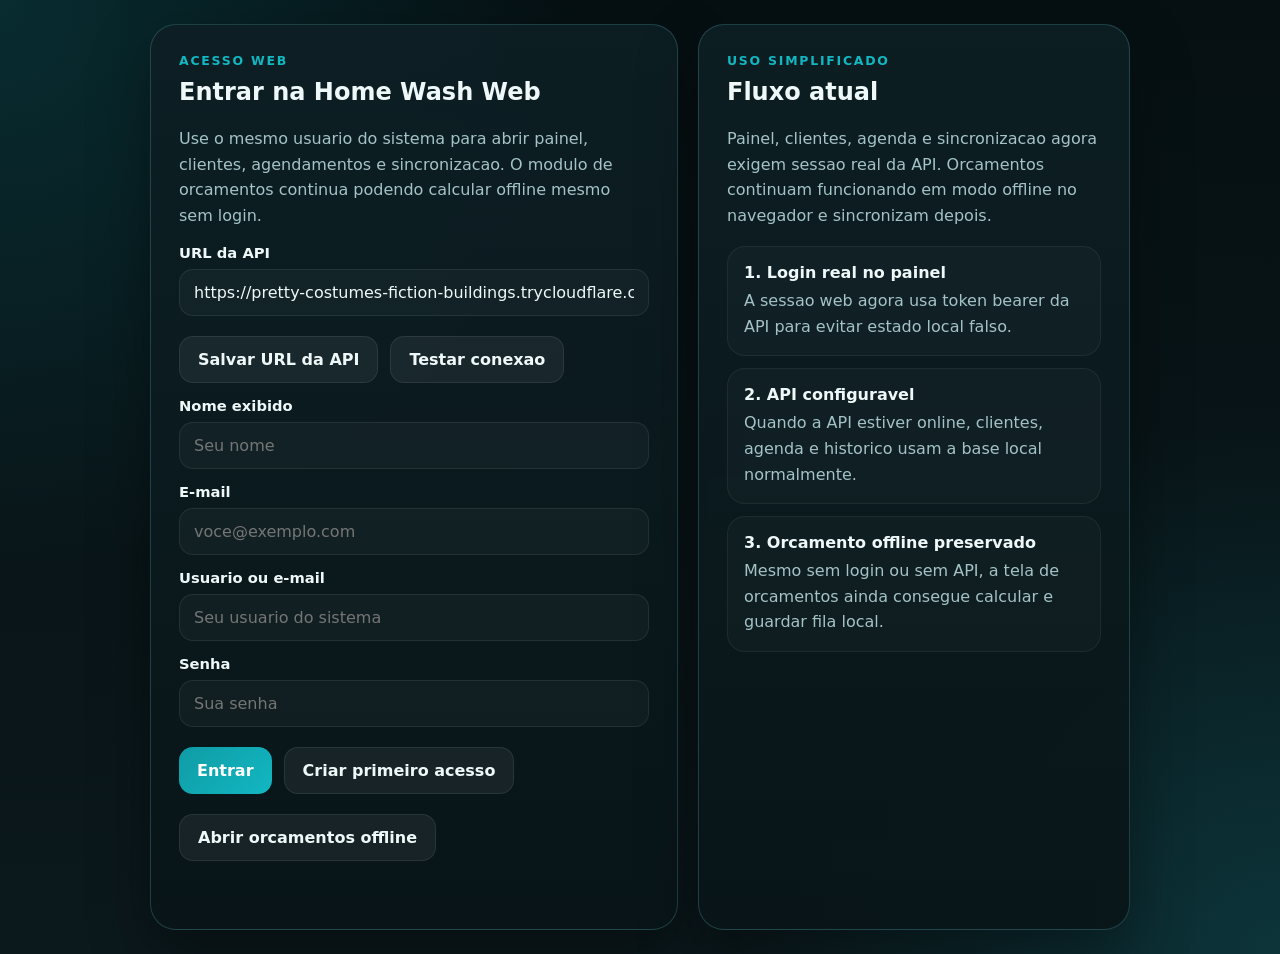
<file: index.html>
<!doctype html>
<html lang="pt-BR">
<head>
  <meta charset="UTF-8" />
  <meta name="viewport" content="width=device-width, initial-scale=1.0" />
  <title>Home Wash Web App</title>
  <meta name="description" content="Entrada principal do app web da Home Wash." />
  <meta http-equiv="refresh" content="0; url=dashboard.html" />
  <link rel="icon" type="image/png" href="assets/favicon.png" />
  <style>
    body {
      margin: 0;
      min-height: 100vh;
      display: grid;
      place-items: center;
      background: linear-gradient(180deg, #061013 0%, #0b181c 100%);
      color: #eff8f8;
      font-family: "Segoe UI", system-ui, sans-serif;
      padding: 24px;
    }
    .card {
      width: min(520px, 100%);
      padding: 28px;
      border-radius: 24px;
      background: rgba(13, 31, 36, 0.96);
      border: 1px solid rgba(86, 173, 180, 0.32);
      box-shadow: 0 24px 60px rgba(0, 0, 0, 0.32);
      text-align: center;
    }
    a {
      color: #87f0b7;
      text-decoration: none;
      font-weight: 700;
    }
  </style>
</head>
<body>
  <div class="card">
    <h1>Abrindo o painel da Home Wash...</h1>
    <p>Se o redirecionamento nao acontecer automaticamente, clique em <a href="dashboard.html">ir para o painel</a>.</p>
  </div>
</body>
</html>
</file>
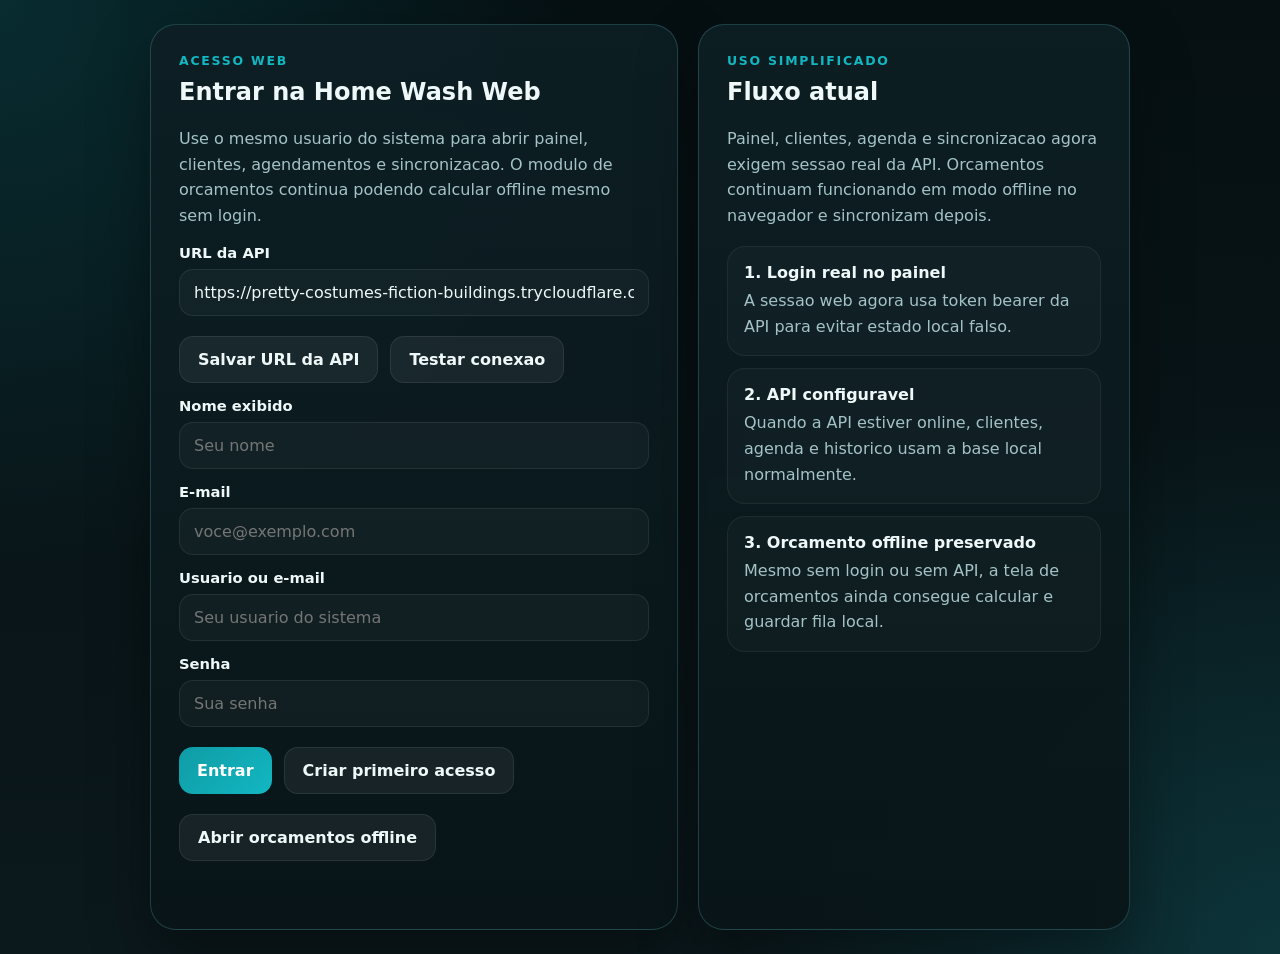
<file: agendamentos.html>
<!doctype html>
<html lang="pt-BR">
<head>
  <meta charset="UTF-8" />
  <meta name="viewport" content="width=device-width, initial-scale=1.0" />
  <title>Home Wash Web App | Agendamentos</title>
  <meta name="description" content="Criacao e acompanhamento de agendamentos da Home Wash em frontend estatico + API." />
  <link rel="icon" type="image/png" href="assets/favicon.png" />
  <script src="landing_page_config.js"></script>
  <script src="auth_web.js"></script>
  <style>
    :root {
      --surface: rgba(9, 21, 24, 0.92);
      --surface-alt: rgba(13, 31, 36, 0.96);
      --border: rgba(86, 173, 180, 0.32);
      --text: #eff8f8;
      --muted: #a4c3c7;
      --primary: #0f9ca5;
      --primary-strong: #12b7c2;
      --danger: #ff6a63;
      --shadow: 0 24px 60px rgba(0, 0, 0, 0.32);
    }
    * { box-sizing: border-box; }
    body {
      margin: 0;
      font-family: "Segoe UI", system-ui, sans-serif;
      color: var(--text);
      background:
        radial-gradient(circle at top left, rgba(15, 156, 165, 0.22), transparent 38%),
        radial-gradient(circle at bottom right, rgba(18, 183, 194, 0.18), transparent 32%),
        linear-gradient(180deg, #061013 0%, #0b181c 100%);
      min-height: 100vh;
    }
    .shell {
      width: min(1220px, calc(100% - 32px));
      margin: 0 auto;
      padding: 28px 0 48px;
    }
    .topbar, .panel, .list-card {
      border: 1px solid var(--border);
      background: linear-gradient(180deg, var(--surface-alt) 0%, var(--surface) 100%);
      box-shadow: var(--shadow);
      border-radius: 24px;
    }
    .topbar {
      padding: 18px 22px;
      display: flex;
      justify-content: space-between;
      gap: 18px;
      align-items: center;
      margin-bottom: 22px;
      flex-wrap: wrap;
    }
    .brand { display: flex; align-items: center; gap: 14px; }
    .brand img { width: 42px; height: 42px; object-fit: contain; }
    .brand strong { display: block; }
    .brand span { display: block; color: var(--muted); font-size: 0.92rem; }
    .nav-links { display: flex; gap: 12px; flex-wrap: wrap; }
    .nav-links a {
      color: var(--text);
      text-decoration: none;
      padding: 10px 14px;
      border-radius: 999px;
      border: 1px solid rgba(255,255,255,0.08);
      background: rgba(255,255,255,0.03);
    }
    .toolbar {
      display: flex;
      justify-content: space-between;
      gap: 12px;
      align-items: center;
      flex-wrap: wrap;
      margin-bottom: 16px;
    }
    .status-pill {
      display: inline-flex;
      align-items: center;
      gap: 8px;
      border-radius: 999px;
      padding: 8px 14px;
      background: rgba(15, 156, 165, 0.14);
      border: 1px solid rgba(18, 183, 194, 0.28);
      color: var(--text);
      font-weight: 700;
      font-size: 0.92rem;
    }
    .status-pill.offline {
      background: rgba(255, 106, 99, 0.12);
      border-color: rgba(255, 106, 99, 0.28);
    }
    .layout {
      display: grid;
      grid-template-columns: 1fr 1fr;
      gap: 20px;
    }
    .panel, .list-card { padding: 22px; }
    .eyebrow {
      letter-spacing: 0.14em;
      text-transform: uppercase;
      color: var(--primary-strong);
      font-size: 0.78rem;
      font-weight: 700;
      margin-bottom: 10px;
    }
    .lead, .small-note { color: var(--muted); line-height: 1.6; }
    .grid-two {
      display: grid;
      grid-template-columns: repeat(2, minmax(0, 1fr));
      gap: 12px;
    }
    .field { display: grid; gap: 8px; margin-top: 12px; }
    .field.full { grid-column: 1 / -1; }
    label { font-weight: 700; font-size: 0.92rem; }
    input, select, textarea {
      width: 100%;
      border-radius: 14px;
      border: 1px solid rgba(255,255,255,0.08);
      background: rgba(255,255,255,0.03);
      color: var(--text);
      padding: 13px 14px;
      font: inherit;
    }
    textarea { min-height: 120px; resize: vertical; }
    .toggle {
      display: flex;
      align-items: center;
      gap: 10px;
      padding: 13px 14px;
      border-radius: 14px;
      border: 1px solid rgba(255,255,255,0.08);
      background: rgba(255,255,255,0.03);
    }
    .actions { display: flex; gap: 12px; flex-wrap: wrap; margin-top: 18px; }
    button {
      border: 0;
      border-radius: 14px;
      padding: 13px 18px;
      font: inherit;
      font-weight: 700;
      cursor: pointer;
      color: white;
      background: linear-gradient(135deg, var(--primary) 0%, var(--primary-strong) 100%);
    }
    button.secondary {
      background: rgba(255,255,255,0.06);
      border: 1px solid rgba(255,255,255,0.08);
      color: var(--text);
    }
    button.danger {
      background: rgba(255, 106, 99, 0.12);
      border: 1px solid rgba(255, 106, 99, 0.28);
      color: #ffd5d2;
    }
    .flash { min-height: 24px; margin-top: 14px; font-weight: 600; }
    .flash.error { color: var(--danger); }
    .flash.success { color: #87f0b7; }
    .schedule-list { display: grid; gap: 12px; }
    .schedule-card {
      border-radius: 18px;
      padding: 16px;
      border: 1px solid rgba(255,255,255,0.06);
      background: rgba(255,255,255,0.025);
    }
    .schedule-card strong, .schedule-card span { display: block; }
    .schedule-card strong { font-size: 1rem; margin-bottom: 6px; }
    .schedule-meta { color: var(--muted); font-size: 0.9rem; line-height: 1.5; }
    .client-shortcuts {
      display: flex;
      gap: 10px;
      flex-wrap: wrap;
      margin-top: 10px;
    }
    .client-chip {
      border: 1px solid rgba(255,255,255,0.08);
      background: rgba(255,255,255,0.04);
      color: var(--text);
      padding: 9px 12px;
      border-radius: 999px;
      font: inherit;
      cursor: pointer;
    }
    .saved-client-select {
      margin-top: 10px;
    }
    .month-filters {
      display: grid;
      grid-template-columns: 160px minmax(0, 1fr) auto;
      gap: 12px;
      margin: 16px 0;
      align-items: end;
    }
    .summary-grid {
      display: grid;
      grid-template-columns: repeat(4, minmax(0, 1fr));
      gap: 12px;
      margin-bottom: 16px;
    }
    .summary-chip {
      border-radius: 18px;
      padding: 14px 16px;
      border: 1px solid rgba(255,255,255,0.06);
      background: rgba(255,255,255,0.03);
    }
    .summary-chip strong,
    .summary-chip span {
      display: block;
    }
    .summary-chip strong {
      font-size: 1.55rem;
      margin-top: 6px;
    }
    .schedule-badge {
      display: inline-flex;
      align-items: center;
      border-radius: 999px;
      padding: 6px 10px;
      font-size: 0.8rem;
      font-weight: 700;
      border: 1px solid rgba(255,255,255,0.1);
      margin-bottom: 8px;
    }
    .schedule-badge.pending {
      background: rgba(18, 183, 194, 0.14);
      color: #b9f5fa;
    }
    .schedule-badge.done {
      background: rgba(135, 240, 183, 0.12);
      color: #b7f7d1;
    }
    .schedule-badge.late {
      background: rgba(255, 106, 99, 0.12);
      color: #ffd5d2;
    }
    .section-divider {
      height: 1px;
      background: rgba(255,255,255,0.08);
      margin: 22px 0;
    }
    .empty { color: var(--muted); padding: 14px 0; }
    @media (max-width: 980px) {
      .layout, .grid-two { grid-template-columns: 1fr; }
      .month-filters, .summary-grid { grid-template-columns: 1fr; }
    }
  </style>
</head>
<body>
  <div class="shell">
    <div class="topbar">
      <div class="brand">
        <img src="assets/logo_symbol_clean.png" alt="Home Wash" />
        <div>
          <strong>Home Wash Web App</strong>
          <span>Modulo de agendamentos para uso direto pela operacao</span>
        </div>
      </div>
      <div class="nav-links">
        <a href="dashboard.html">Painel</a>
        <a href="app.html">Orcamentos</a>
        <a href="clients.html">Clientes</a>
        <a href="agendamentos.html">Agendamentos</a>
      </div>
    </div>

    <div class="toolbar">
      <div class="status-pill offline" id="api-status">API desconectada</div>
      <div class="small-note">Esta tela cobre o CRUD basico da agenda com validacao dos dados no backend.</div>
    </div>

    <main class="layout">
      <section class="panel">
        <div class="eyebrow">Agenda</div>
        <h1>Criar ou editar agendamento</h1>
        <p class="lead">Use esta tela para testar a operacao de agenda fora do Streamlit.</p>

        <div class="field">
          <label for="api-url">URL da API</label>
          <input id="api-url" type="url" placeholder="https://api.seudominio.com" />
        </div>
        <div class="actions">
          <button id="save-api-url" type="button" class="secondary">Salvar URL da API</button>
          <button id="test-api" type="button" class="secondary">Testar conexao</button>
        </div>

        <input id="schedule-id" type="hidden" />

        <div class="grid-two">
          <div class="field full">
            <label for="cliente-saved">Cliente salvo</label>
            <select id="cliente-saved" class="saved-client-select">
              <option value="">Selecionar cliente ja cadastrado</option>
            </select>
          </div>

          <div class="field full">
            <label for="cliente">Cliente</label>
            <input id="cliente" list="clientes-list" type="text" placeholder="Nome do cliente" />
            <datalist id="clientes-list"></datalist>
            <div class="small-note">Clientes offline ou ja sincronizados aparecem logo abaixo para toque rapido.</div>
            <div id="client-shortcuts" class="client-shortcuts"></div>
          </div>

          <div class="field">
            <label for="data-agendada">Data do agendamento</label>
            <input id="data-agendada" type="date" />
          </div>

          <div class="field">
            <label for="horario">Horario</label>
            <input id="horario" type="time" />
          </div>

          <div class="field">
            <label for="periodo">Periodo</label>
            <select id="periodo">
              <option value="Manhã">Manhã</option>
              <option value="Tarde">Tarde</option>
              <option value="Noite">Noite</option>
            </select>
          </div>

          <div class="field">
            <label for="responsavel-nome">Responsavel</label>
            <input id="responsavel-nome" type="text" placeholder="Nome do responsavel" />
          </div>

          <div class="field">
            <label for="responsavel-email">E-mail do responsavel</label>
            <input id="responsavel-email" type="email" placeholder="profissional@exemplo.com" />
          </div>

          <div class="field full">
            <label for="observacao">Observacao</label>
            <textarea id="observacao" placeholder="Detalhes do servico"></textarea>
          </div>

          <div class="field full">
            <label>Status</label>
            <div class="toggle">
              <input id="servico-realizado" type="checkbox" />
              <span>Servico ja realizado</span>
            </div>
          </div>
        </div>

        <div class="actions">
          <button id="save-schedule" type="button">Salvar agendamento</button>
          <button id="reset-form" type="button" class="secondary">Limpar formulario</button>
        </div>
        <div id="flash" class="flash"></div>
      </section>

      <section class="list-card">
        <div class="eyebrow">Agenda atual</div>
        <h2>Atendimentos do mes</h2>
        <div class="small-note">Recorte mensal com busca por cliente e filtro de concluidos, como no fluxo do sistema legado.</div>
        <div class="month-filters">
          <div class="field" style="margin-top:0;">
            <label for="month-filter">Mes</label>
            <input id="month-filter" type="month" />
          </div>
          <div class="field" style="margin-top:0;">
            <label for="month-client-search">Buscar cliente</label>
            <input id="month-client-search" type="search" placeholder="Digite parte do nome do cliente" />
          </div>
          <label class="toggle" style="margin:0;">
            <input id="month-show-completed" type="checkbox" />
            <span>Mostrar concluidos</span>
          </label>
        </div>
        <div id="month-summary" class="summary-grid"></div>
        <div id="month-list" class="schedule-list">
          <div class="empty">Nenhum atendimento do mes carregado ainda.</div>
        </div>

        <div class="section-divider"></div>

        <h3 style="margin:0;">Todos os agendamentos</h3>
        <div class="actions" style="margin-top: 10px;">
          <button id="refresh-schedules" type="button" class="secondary">Atualizar lista</button>
          <button id="sync-pending" type="button" class="secondary">Sincronizar pendentes</button>
        </div>
        <div id="pending-summary" class="small-note" style="margin-top: 14px;">Nenhum agendamento pendente de sincronizacao.</div>
        <div id="pending-list" class="schedule-list" style="margin-top: 14px;"></div>
        <div id="schedule-list" class="schedule-list">
          <div class="empty">Nenhum agendamento carregado ainda.</div>
        </div>
      </section>
    </main>
  </div>

  <script>
    const auth = window.HomeWashAuth;
    const apiInput = document.getElementById('api-url');
    const apiStatus = document.getElementById('api-status');
    const flash = document.getElementById('flash');
    const scheduleList = document.getElementById('schedule-list');
    const pendingList = document.getElementById('pending-list');
    const pendingSummary = document.getElementById('pending-summary');
    const monthSummary = document.getElementById('month-summary');
    const monthList = document.getElementById('month-list');
    const monthFilterInput = document.getElementById('month-filter');
    const monthClientSearch = document.getElementById('month-client-search');
    const monthShowCompleted = document.getElementById('month-show-completed');
    const clientSavedSelect = document.getElementById('cliente-saved');
    const clientInput = document.getElementById('cliente');
    const clientList = document.getElementById('clientes-list');
    const clientShortcuts = document.getElementById('client-shortcuts');
    const PENDING_CLIENTS_KEY = 'homewash.pendingClients';
    const PENDING_SCHEDULES_KEY = 'homewash.pendingSchedules';
    let cachedClients = [];
    let cachedSchedules = [];
    let apiAvailable = false;

    function normalizeBaseUrl(url) {
      return auth.normalizeBaseUrl(url);
    }

    function getDefaultApiUrl() {
      return auth.getApiBase();
    }

    function setFlash(message, type = '') {
      flash.textContent = message || '';
      flash.className = `flash ${type}`.trim();
    }

    function setApiStatus(ok, label) {
      apiStatus.textContent = label;
      apiStatus.classList.toggle('offline', !ok);
    }

    function getPendingClients() {
      try {
        const raw = localStorage.getItem(PENDING_CLIENTS_KEY) || '[]';
        const parsed = JSON.parse(raw);
        return Array.isArray(parsed) ? parsed : [];
      } catch (error) {
        return [];
      }
    }

    function getPendingSchedules() {
      try {
        const raw = localStorage.getItem(PENDING_SCHEDULES_KEY) || '[]';
        const parsed = JSON.parse(raw);
        return Array.isArray(parsed) ? parsed : [];
      } catch (error) {
        return [];
      }
    }

    function setPendingSchedules(items) {
      localStorage.setItem(PENDING_SCHEDULES_KEY, JSON.stringify(Array.isArray(items) ? items : []));
    }

    function renderPendingSchedules() {
      const items = getPendingSchedules();
      if (!items.length) {
        pendingSummary.textContent = apiAvailable
          ? 'Nenhum agendamento pendente de sincronizacao.'
          : 'Modo offline ativo. Nenhum agendamento pendente salvo neste navegador.';
        pendingList.innerHTML = '';
        return;
      }

      pendingSummary.textContent = apiAvailable
        ? `${items.length} agendamento(s) pendente(s) pronto(s) para sincronizar.`
        : `${items.length} agendamento(s) salvo(s) offline neste navegador.`;

      pendingList.innerHTML = items.map((item) => `
        <article class="schedule-card">
          <strong>${item.payload?.cliente || 'Cliente sem nome'}</strong>
          <span class="schedule-meta">Criado offline em ${new Date(item.created_at).toLocaleString('pt-BR')}</span>
          <span class="schedule-meta">Data: ${item.payload?.data_agendada || '-'} | Horario: ${item.payload?.horario || '-'} | Periodo: ${item.payload?.periodo || '-'}</span>
          <span class="schedule-meta">Responsavel: ${item.payload?.responsavel_nome || '-'} | E-mail: ${item.payload?.responsavel_email || '-'}</span>
        </article>
      `).join('');
    }

    function queueSchedule(payload) {
      auth.rememberClientName(payload && payload.cliente);
      const queue = getPendingSchedules();
      queue.unshift({
        local_id: `schedule-${Date.now()}-${Math.random().toString(16).slice(2, 8)}`,
        created_at: new Date().toISOString(),
        payload,
      });
      setPendingSchedules(queue);
      renderPendingSchedules();
      renderClientSuggestions();
    }

    function shouldQueueOffline(error) {
      if (!apiAvailable) return true;
      const message = String(error && error.message || '');
      return /Failed to fetch|NetworkError|Load failed|URL da API/i.test(message);
    }

    function brDateToInput(value) {
      const text = String(value || '').trim();
      const parts = text.split('/');
      if (parts.length !== 3) return '';
      return `${parts[2]}-${parts[1].padStart(2, '0')}-${parts[0].padStart(2, '0')}`;
    }

    function inputDateToBr(value) {
      const text = String(value || '').trim();
      const parts = text.split('-');
      if (parts.length !== 3) return '';
      return `${parts[2]}/${parts[1]}/${parts[0]}`;
    }

    function parseBrDate(value) {
      const text = String(value || '').trim();
      const parts = text.split('/');
      if (parts.length !== 3) return null;
      const year = Number(parts[2]);
      const month = Number(parts[1]) - 1;
      const day = Number(parts[0]);
      if (!Number.isInteger(year) || !Number.isInteger(month) || !Number.isInteger(day)) return null;
      const result = new Date(year, month, day);
      result.setHours(0, 0, 0, 0);
      return Number.isNaN(result.getTime()) ? null : result;
    }

    function scheduleStatus(item) {
      const dateRef = parseBrDate(item && item.data_agendada);
      const today = new Date();
      today.setHours(0, 0, 0, 0);
      if (item && item.servico_realizado) {
        return { label: 'Realizado', tone: 'done' };
      }
      if (dateRef && dateRef.getTime() < today.getTime()) {
        return { label: 'Atrasado', tone: 'late' };
      }
      return { label: 'Pendente', tone: 'pending' };
    }

    function selectedMonthParts() {
      const value = String(monthFilterInput.value || '').trim();
      const parts = value.split('-');
      if (parts.length !== 2) {
        const now = new Date();
        return { year: now.getFullYear(), month: now.getMonth() };
      }
      return {
        year: Number(parts[0]),
        month: Number(parts[1]) - 1,
      };
    }

    function renderMonthSummary(items) {
      const summary = { total: 0, pendentes: 0, concluidos: 0, atrasados: 0 };
      items.forEach((item) => {
        summary.total += 1;
        const status = scheduleStatus(item);
        if (status.tone === 'done') summary.concluidos += 1;
        else if (status.tone === 'late') summary.atrasados += 1;
        else summary.pendentes += 1;
      });

      monthSummary.innerHTML = [
        ['Total no mes', summary.total],
        ['Pendentes', summary.pendentes],
        ['Concluidos', summary.concluidos],
        ['Atrasados', summary.atrasados],
      ].map(([label, value]) => `
        <article class="summary-chip">
          <span>${label}</span>
          <strong>${value}</strong>
        </article>
      `).join('');
    }

    async function toggleScheduleStatus(id, realized) {
      const item = cachedSchedules.find((schedule) => Number(schedule.id) === Number(id));
      if (!item) {
        setFlash('Agendamento nao encontrado para atualizar status.', 'error');
        return;
      }
      if (!apiAvailable) {
        setFlash('A alteracao de status precisa de API online.', 'error');
        return;
      }
      const payload = {
        ...item,
        servico_realizado: Boolean(realized),
      };
      try {
        await apiFetch('/api/schedules', { method: 'PUT', body: JSON.stringify(payload) });
        await loadSchedules();
        setFlash(`Agendamento #${id} atualizado para ${realized ? 'realizado' : 'pendente'}.`, 'success');
      } catch (error) {
        setFlash(error.message, 'error');
      }
    }

    function renderMonthlySchedules(items) {
      const { year, month } = selectedMonthParts();
      const search = String(monthClientSearch.value || '').trim().toLowerCase();
      const showCompleted = monthShowCompleted.checked;

      const monthItems = (Array.isArray(items) ? items : []).filter((item) => {
        const dateRef = parseBrDate(item.data_agendada);
        return dateRef && dateRef.getFullYear() === year && dateRef.getMonth() === month;
      }).sort((left, right) => {
        const leftDate = parseBrDate(left.data_agendada);
        const rightDate = parseBrDate(right.data_agendada);
        return (leftDate ? leftDate.getTime() : 0) - (rightDate ? rightDate.getTime() : 0);
      });

      renderMonthSummary(monthItems);

      const visibleItems = monthItems.filter((item) => {
        const matchesClient = !search || String(item.cliente || '').toLowerCase().includes(search);
        const matchesStatus = showCompleted || !item.servico_realizado;
        return matchesClient && matchesStatus;
      });

      if (!visibleItems.length) {
        monthList.innerHTML = '<div class="empty">Nenhum atendimento encontrado para os filtros selecionados.</div>';
        return;
      }

      monthList.innerHTML = visibleItems.map((item) => {
        const status = scheduleStatus(item);
        return `
          <article class="schedule-card">
            <span class="schedule-badge ${status.tone}">${status.label}</span>
            <strong>#${item.id} ${item.cliente || 'Cliente sem nome'}</strong>
            <span class="schedule-meta">Data: ${item.data_agendada || '-'} | Horario: ${item.horario || '-'} | Periodo: ${item.periodo || '-'}</span>
            <span class="schedule-meta">Responsavel: ${item.responsavel_nome || '-'} | E-mail: ${item.responsavel_email || '-'}</span>
            <span class="schedule-meta">Observacao: ${item.observacao || '-'}</span>
            <div class="actions" style="margin-top: 12px;">
              <button type="button" class="secondary" data-edit-month="${item.id}">Editar</button>
              <button type="button" class="secondary" data-toggle-status="${item.id}" data-next-status="${item.servico_realizado ? '0' : '1'}">${item.servico_realizado ? 'Marcar pendente' : 'Marcar concluido'}</button>
            </div>
          </article>
        `;
      }).join('');

      monthList.querySelectorAll('[data-edit-month]').forEach((button) => {
        button.addEventListener('click', () => fillScheduleForm(button.dataset.editMonth));
      });
      monthList.querySelectorAll('[data-toggle-status]').forEach((button) => {
        button.addEventListener('click', () => toggleScheduleStatus(button.dataset.toggleStatus, button.dataset.nextStatus === '1'));
      });
    }

    function inferPeriodo(horario) {
      const text = String(horario || '').trim();
      const hour = Number((text.split(':')[0] || '0'));
      if (Number.isNaN(hour)) return 'Manhã';
      if (hour < 12) return 'Manhã';
      if (hour < 18) return 'Tarde';
      return 'Noite';
    }

    async function apiFetch(path, options = {}) {
      auth.saveApiInput(apiInput);
      return auth.apiFetch(path, options);
    }

    function resetForm() {
      document.getElementById('schedule-id').value = '';
      document.getElementById('cliente').value = '';
      document.getElementById('data-agendada').value = '';
      document.getElementById('horario').value = '';
      document.getElementById('periodo').value = 'Manhã';
      document.getElementById('responsavel-nome').value = '';
      document.getElementById('responsavel-email').value = '';
      document.getElementById('observacao').value = '';
      document.getElementById('servico-realizado').checked = false;
    }

    function currentSchedulePayload() {
      const horario = document.getElementById('horario').value.trim();
      return {
        id: Number(document.getElementById('schedule-id').value || '0'),
        cliente: clientInput.value.trim(),
        data_agendada: inputDateToBr(document.getElementById('data-agendada').value),
        horario,
        periodo: document.getElementById('periodo').value || inferPeriodo(horario),
        responsavel_nome: document.getElementById('responsavel-nome').value.trim(),
        responsavel_email: document.getElementById('responsavel-email').value.trim(),
        observacao: document.getElementById('observacao').value.trim(),
        servico_realizado: document.getElementById('servico-realizado').checked,
      };
    }

    function renderClientSuggestions() {
      const orderedNames = auth.listKnownClients();

      clientList.innerHTML = '';
      clientSavedSelect.innerHTML = '<option value="">Selecionar cliente ja cadastrado</option>';
      orderedNames.forEach((name) => {
        const option = document.createElement('option');
        option.value = name;
        clientList.appendChild(option);

        const selectOption = document.createElement('option');
        selectOption.value = name;
        selectOption.textContent = name;
        clientSavedSelect.appendChild(selectOption);
      });

      if (!orderedNames.length) {
        clientShortcuts.innerHTML = '<div class="small-note">Nenhum cliente local disponivel ainda.</div>';
        return;
      }

      clientShortcuts.innerHTML = orderedNames.map((name) => (
        `<button type="button" class="client-chip" data-client="${encodeURIComponent(name)}">${name}</button>`
      )).join('');

      clientShortcuts.querySelectorAll('[data-client]').forEach((button) => {
        button.addEventListener('click', () => {
          clientInput.value = decodeURIComponent(button.dataset.client || '');
          setFlash(`Cliente ${clientInput.value} selecionado para o agendamento.`, 'success');
        });
      });
    }

    function fillScheduleForm(id) {
      const item = cachedSchedules.find((schedule) => Number(schedule.id) === Number(id));
      if (!item) return;
      document.getElementById('schedule-id').value = item.id || '';
      document.getElementById('cliente').value = item.cliente || '';
      document.getElementById('data-agendada').value = brDateToInput(item.data_agendada || '');
      document.getElementById('horario').value = item.horario || '';
      document.getElementById('periodo').value = item.periodo || 'Manhã';
      document.getElementById('responsavel-nome').value = item.responsavel_nome || '';
      document.getElementById('responsavel-email').value = item.responsavel_email || '';
      document.getElementById('observacao').value = item.observacao || '';
      document.getElementById('servico-realizado').checked = Boolean(item.servico_realizado);
      setFlash(`Formulario preenchido com o agendamento #${item.id}.`, 'success');
    }

    function renderSchedules(items) {
      renderMonthlySchedules(items);

      if (!Array.isArray(items) || !items.length) {
        scheduleList.innerHTML = '<div class="empty">Nenhum agendamento cadastrado.</div>';
        return;
      }

      scheduleList.innerHTML = items.map((item) => `
        <article class="schedule-card">
          <strong>#${item.id} ${item.cliente || 'Cliente sem nome'}</strong>
          <span class="schedule-meta">Data: ${item.data_agendada || '-'} | Horario: ${item.horario || '-'} | Periodo: ${item.periodo || '-'}</span>
          <span class="schedule-meta">Responsavel: ${item.responsavel_nome || '-'} | E-mail: ${item.responsavel_email || '-'}</span>
          <span class="schedule-meta">Status: ${item.servico_realizado ? 'Realizado' : 'Pendente'}${item.data_confirmacao ? ` | Confirmado em: ${item.data_confirmacao}` : ''}</span>
          <span class="schedule-meta">Observacao: ${item.observacao || '-'}</span>
          <div class="actions" style="margin-top: 12px;">
            <button type="button" class="secondary" data-edit="${item.id}">Editar</button>
            <button type="button" class="danger" data-delete="${item.id}">Excluir</button>
          </div>
        </article>
      `).join('');

      scheduleList.querySelectorAll('[data-edit]').forEach((button) => {
        button.addEventListener('click', () => fillScheduleForm(button.dataset.edit));
      });

      scheduleList.querySelectorAll('[data-delete]').forEach((button) => {
        button.addEventListener('click', async () => {
          const id = Number(button.dataset.delete || '0');
          if (!id) return;
          if (!window.confirm(`Excluir o agendamento #${id}?`)) return;
          try {
            await apiFetch(`/api/schedules?id=${id}`, { method: 'DELETE' });
            await loadSchedules();
            setFlash(`Agendamento #${id} excluido.`, 'success');
          } catch (error) {
            setFlash(error.message, 'error');
          }
        });
      });
    }

    async function loadClients() {
      const payload = await apiFetch('/api/clients');
      cachedClients = payload.data || [];
      auth.rememberClientList(cachedClients);
      renderClientSuggestions();
    }

    async function loadSchedules() {
      const payload = await apiFetch('/api/schedules');
      cachedSchedules = payload.data || [];
      renderSchedules(cachedSchedules);
    }

    function isAuthRelatedError(error) {
      const message = String(error && error.message || '');
      return /login|sessao|sessão|autentic/i.test(message);
    }

    async function testApi() {
      try {
        await apiFetch('/health');
        apiAvailable = true;
        setApiStatus(true, 'API conectada');
        try {
          await Promise.all([loadClients(), loadSchedules()]);
        } catch (error) {
          if (isAuthRelatedError(error)) {
            renderSchedules([]);
            renderClientSuggestions();
            renderPendingSchedules();
            setFlash('API conectada. Faca login novamente para carregar os agendamentos.', 'error');
            return;
          }
          throw error;
        }
        renderPendingSchedules();
        setFlash('API pronta para o modulo de agendamentos.', 'success');
      } catch (error) {
        apiAvailable = false;
        setApiStatus(false, 'API desconectada');
        renderSchedules([]);
        renderClientSuggestions();
        renderPendingSchedules();
        setFlash('API indisponivel. Voce ainda pode salvar agendamentos offline.', 'error');
      }
    }

    async function saveSchedule() {
      try {
        const payload = currentSchedulePayload();
        if (!apiAvailable && payload.id > 0) {
          setFlash('Edicoes de agendamento exigem API online.', 'error');
          return;
        }
        if (!apiAvailable) {
          auth.rememberClientName(payload.cliente);
          queueSchedule(payload);
          setFlash(`Agendamento de ${payload.cliente} salvo offline para sincronizar depois.`, 'success');
          resetForm();
          return;
        }
        if (payload.id > 0) {
          await apiFetch('/api/schedules', { method: 'PUT', body: JSON.stringify(payload) });
          auth.rememberClientName(payload.cliente);
          setFlash(`Agendamento #${payload.id} atualizado com sucesso.`, 'success');
        } else {
          const result = await apiFetch('/api/schedules', { method: 'POST', body: JSON.stringify(payload) });
          auth.rememberClientName(payload.cliente);
          setFlash(`Agendamento #${result.data.id} criado com sucesso.`, 'success');
        }
        await loadSchedules();
        resetForm();
      } catch (error) {
        if (shouldQueueOffline(error)) {
          const payload = currentSchedulePayload();
          if (payload.id > 0) {
            setFlash('Edicoes de agendamento exigem API online.', 'error');
            return;
          }
          apiAvailable = false;
          setApiStatus(false, 'API desconectada');
          auth.rememberClientName(payload.cliente);
          queueSchedule(payload);
          setFlash(`Agendamento de ${payload.cliente} salvo offline para sincronizar depois.`, 'success');
          resetForm();
          return;
        }
        setFlash(error.message, 'error');
      }
    }

    async function syncPendingSchedules() {
      const queue = getPendingSchedules();
      if (!queue.length) {
        setFlash('Nao ha agendamentos pendentes para sincronizar.', 'success');
        return;
      }
      if (!apiAvailable) {
        setFlash('A sincronizacao precisa de API online.', 'error');
        return;
      }

      const remaining = [];
      let synced = 0;
      for (const item of queue) {
        try {
          await apiFetch('/api/schedules', { method: 'POST', body: JSON.stringify(item.payload) });
          synced += 1;
        } catch (error) {
          remaining.push(item);
        }
      }

      setPendingSchedules(remaining);
      renderPendingSchedules();
      await loadSchedules();
      setFlash(remaining.length ? `${synced} agendamento(s) sincronizado(s). ${remaining.length} ainda pendente(s).` : `${synced} agendamento(s) sincronizado(s) com sucesso.`, 'success');
    }

    apiInput.value = getDefaultApiUrl();
    document.getElementById('save-api-url').addEventListener('click', () => {
      auth.saveApiInput(apiInput);
      setFlash('URL da API salva neste navegador.', 'success');
    });
    document.getElementById('test-api').addEventListener('click', testApi);
    document.getElementById('save-schedule').addEventListener('click', saveSchedule);
    document.getElementById('reset-form').addEventListener('click', () => {
      resetForm();
      setFlash('Formulario limpo.', 'success');
    });
    document.getElementById('refresh-schedules').addEventListener('click', async () => {
      try {
        await loadSchedules();
        renderPendingSchedules();
        setFlash('Lista de agendamentos atualizada.', 'success');
      } catch (error) {
        setFlash(error.message, 'error');
      }
    });
    document.getElementById('sync-pending').addEventListener('click', syncPendingSchedules);
    monthFilterInput.addEventListener('change', () => renderMonthlySchedules(cachedSchedules));
    monthClientSearch.addEventListener('input', () => renderMonthlySchedules(cachedSchedules));
    monthShowCompleted.addEventListener('change', () => renderMonthlySchedules(cachedSchedules));
    clientSavedSelect.addEventListener('change', (event) => {
      if (!event.target.value) return;
      clientInput.value = event.target.value;
      setFlash(`Cliente ${clientInput.value} selecionado para o agendamento.`, 'success');
    });
    document.getElementById('horario').addEventListener('change', (event) => {
      document.getElementById('periodo').value = inferPeriodo(event.target.value);
    });
    window.addEventListener('storage', (event) => {
      if (event.key === PENDING_CLIENTS_KEY) {
        renderClientSuggestions();
      }
    });
    window.addEventListener('focus', renderClientSuggestions);
    window.addEventListener('pageshow', renderClientSuggestions);
    document.getElementById('responsavel-nome').value = 'Operacao Local';
    monthFilterInput.value = new Date().toISOString().slice(0, 7);
    renderClientSuggestions();
    renderPendingSchedules();
    testApi();
  </script>
</body>
</html>
</file>
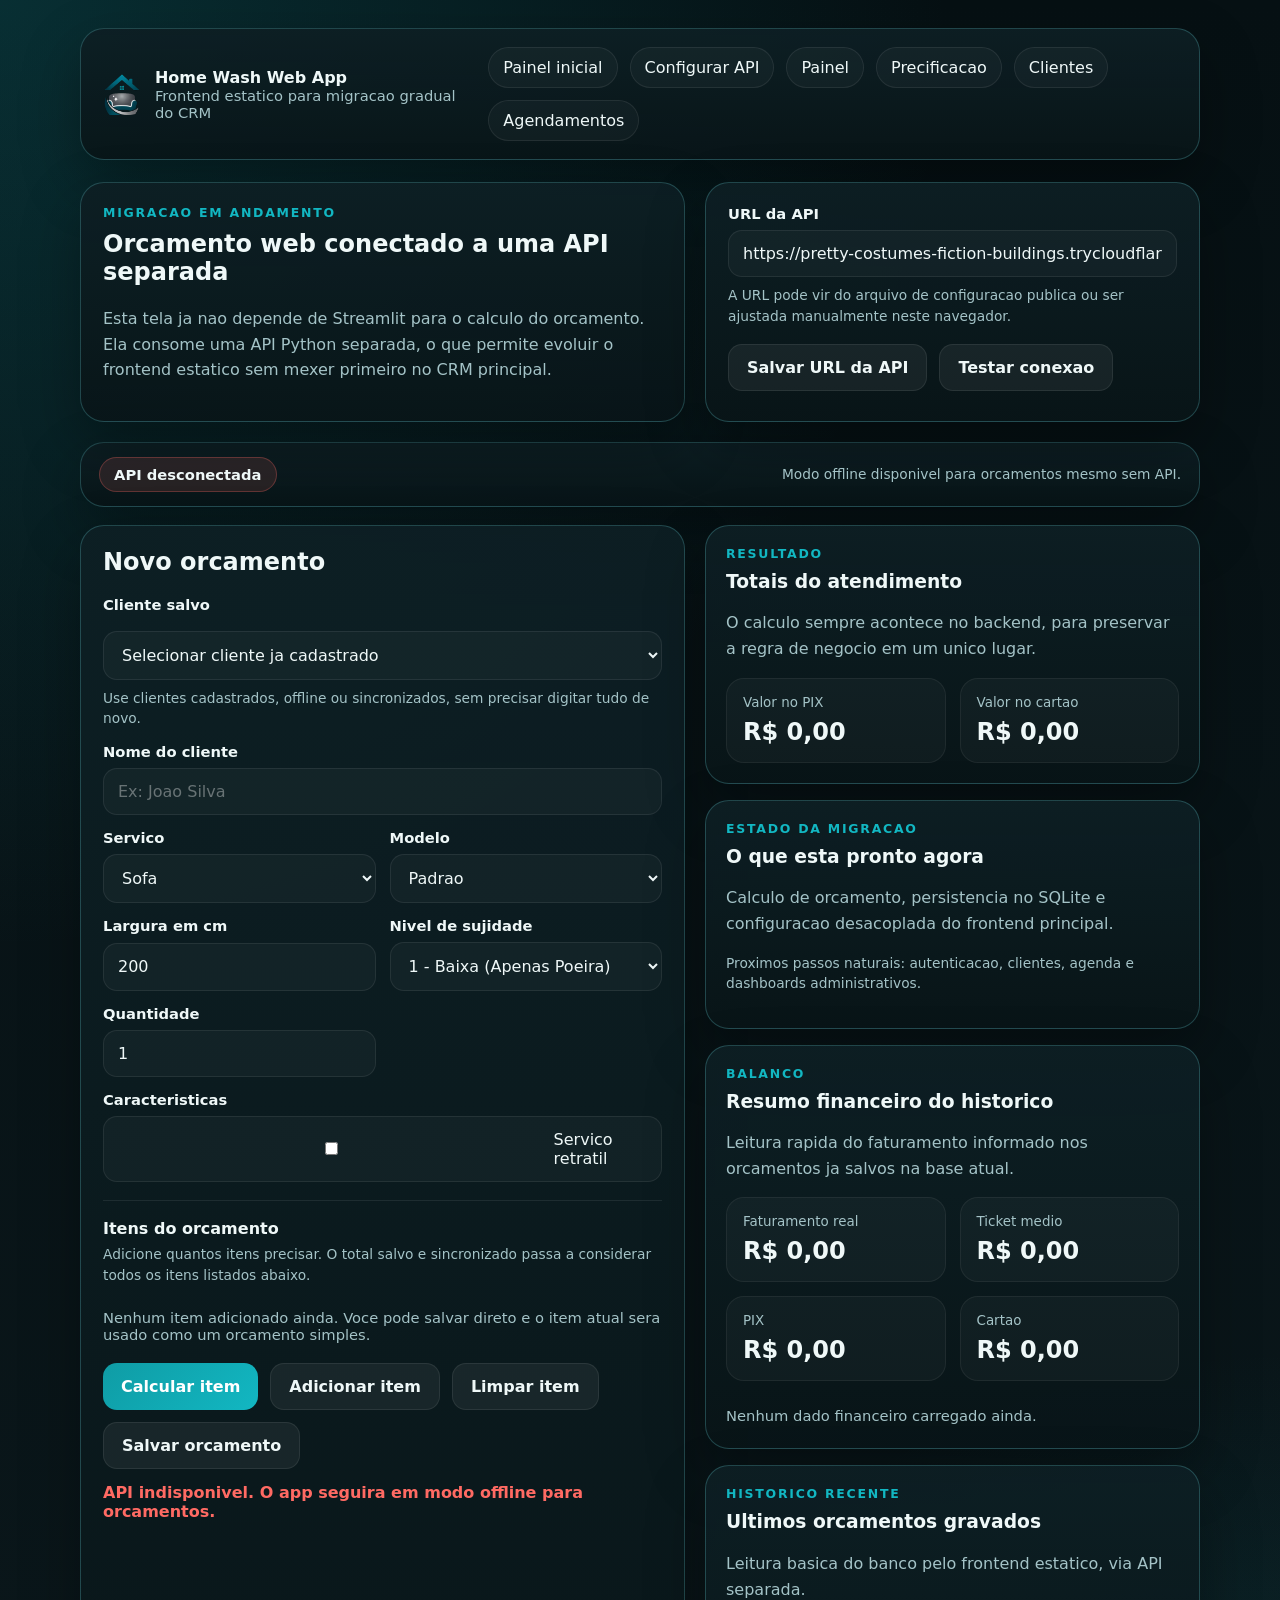
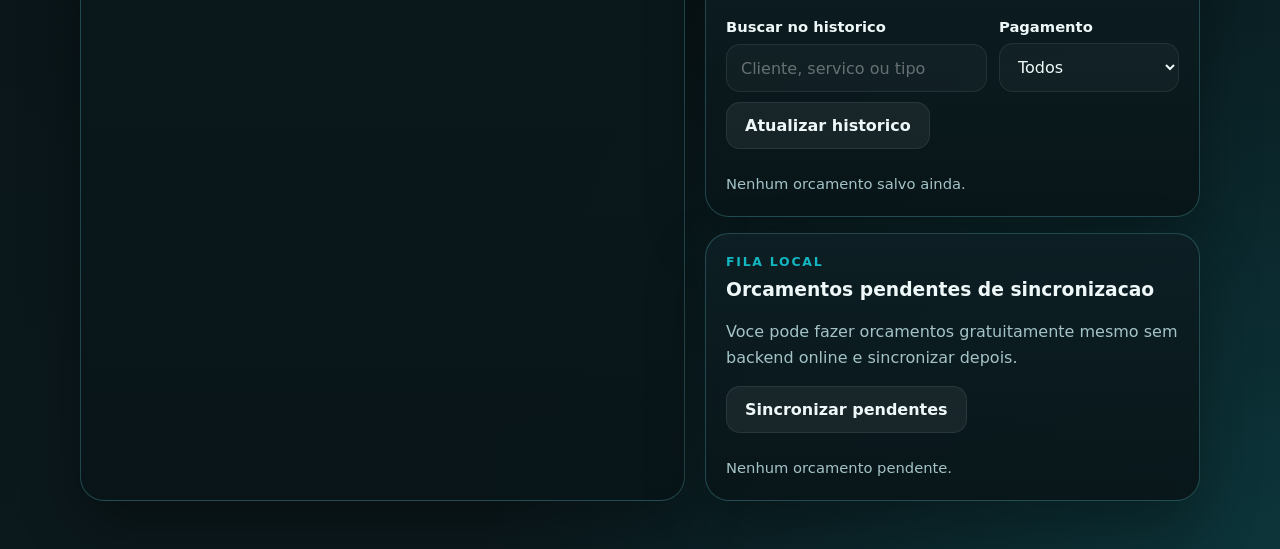
<file: app.html>
<!doctype html>
<html lang="pt-BR">
<head>
  <meta charset="UTF-8" />
  <meta name="viewport" content="width=device-width, initial-scale=1.0" />
  <title>Home Wash Web App | Orcamento Online</title>
  <meta name="description" content="Orcamento online da Home Wash com frontend estatico consumindo API local/publica." />
  <link rel="icon" type="image/png" href="assets/favicon.png" />
  <script src="landing_page_config.js"></script>
  <script src="auth_web.js"></script>
  <style>
    :root {
      --bg: #081316;
      --bg-soft: #0e1e22;
      --surface: rgba(9, 21, 24, 0.92);
      --surface-alt: rgba(13, 31, 36, 0.96);
      --border: rgba(86, 173, 180, 0.32);
      --text: #eff8f8;
      --muted: #a4c3c7;
      --primary: #0f9ca5;
      --primary-strong: #12b7c2;
      --danger: #ff6a63;
      --shadow: 0 24px 60px rgba(0, 0, 0, 0.32);
    }

    * { box-sizing: border-box; }
    body {
      margin: 0;
      font-family: "Segoe UI", system-ui, sans-serif;
      color: var(--text);
      background:
        radial-gradient(circle at top left, rgba(15, 156, 165, 0.22), transparent 38%),
        radial-gradient(circle at bottom right, rgba(18, 183, 194, 0.18), transparent 32%),
        linear-gradient(180deg, #061013 0%, #0b181c 100%);
      min-height: 100vh;
    }

    .shell {
      width: min(1120px, calc(100% - 32px));
      margin: 0 auto;
      padding: 28px 0 48px;
    }

    .topbar, .panel, .result-card, .status-bar {
      border: 1px solid var(--border);
      background: linear-gradient(180deg, var(--surface-alt) 0%, var(--surface) 100%);
      box-shadow: var(--shadow);
      border-radius: 24px;
    }

    .topbar {
      padding: 18px 22px;
      display: flex;
      justify-content: space-between;
      align-items: center;
      gap: 18px;
      margin-bottom: 22px;
    }

    .brand { display: flex; align-items: center; gap: 14px; }
    .brand img { width: 42px; height: 42px; object-fit: contain; }
    .brand strong { display: block; font-size: 1rem; }
    .brand span { display: block; color: var(--muted); font-size: 0.92rem; }

    .nav-links { display: flex; gap: 12px; flex-wrap: wrap; }
    .nav-links a {
      color: var(--text);
      text-decoration: none;
      padding: 10px 14px;
      border-radius: 999px;
      border: 1px solid rgba(255,255,255,0.08);
      background: rgba(255,255,255,0.03);
    }

    .intro {
      display: grid;
      grid-template-columns: 1.1fr 0.9fr;
      gap: 20px;
      margin-bottom: 20px;
    }

    .panel { padding: 22px; }
    h1, h2, h3, p { margin-top: 0; }
    .eyebrow {
      letter-spacing: 0.14em;
      text-transform: uppercase;
      color: var(--primary-strong);
      font-size: 0.78rem;
      font-weight: 700;
      margin-bottom: 10px;
    }

    .lead { color: var(--muted); line-height: 1.6; }

    .status-bar {
      display: flex;
      justify-content: space-between;
      gap: 16px;
      padding: 14px 18px;
      margin-bottom: 18px;
      align-items: center;
      flex-wrap: wrap;
    }

    .status-pill {
      display: inline-flex;
      align-items: center;
      gap: 8px;
      border-radius: 999px;
      padding: 8px 14px;
      background: rgba(15, 156, 165, 0.14);
      border: 1px solid rgba(18, 183, 194, 0.28);
      color: var(--text);
      font-weight: 700;
      font-size: 0.92rem;
    }

    .status-pill.offline {
      background: rgba(255, 106, 99, 0.12);
      border-color: rgba(255, 106, 99, 0.28);
    }

    .layout {
      display: grid;
      grid-template-columns: 1.1fr 0.9fr;
      gap: 20px;
    }

    .form-grid {
      display: grid;
      grid-template-columns: repeat(2, minmax(0, 1fr));
      gap: 14px;
    }

    .field { display: grid; gap: 8px; }
    .field.full { grid-column: 1 / -1; }
    label { font-weight: 700; font-size: 0.92rem; }
    input, select {
      width: 100%;
      border-radius: 14px;
      border: 1px solid rgba(255,255,255,0.08);
      background: rgba(255,255,255,0.03);
      color: var(--text);
      padding: 13px 14px;
      font: inherit;
    }
    input::placeholder { color: rgba(255,255,255,0.36); }

    .hint, .small-note {
      color: var(--muted);
      font-size: 0.86rem;
      line-height: 1.5;
    }

    .toggle {
      display: flex;
      align-items: center;
      gap: 10px;
      padding: 13px 14px;
      border-radius: 14px;
      border: 1px solid rgba(255,255,255,0.08);
      background: rgba(255,255,255,0.03);
    }

    .actions { display: flex; flex-wrap: wrap; gap: 12px; margin-top: 18px; }
    button {
      border: 0;
      border-radius: 14px;
      padding: 13px 18px;
      font: inherit;
      font-weight: 700;
      cursor: pointer;
      color: white;
      background: linear-gradient(135deg, var(--primary) 0%, var(--primary-strong) 100%);
    }
    button.secondary {
      background: rgba(255,255,255,0.06);
      border: 1px solid rgba(255,255,255,0.08);
      color: var(--text);
    }

    .result-stack { display: grid; gap: 16px; }
    .result-card { padding: 20px; }
    .metric-grid { display: grid; grid-template-columns: repeat(2, 1fr); gap: 14px; margin-top: 16px; }
    .metric {
      padding: 16px;
      border-radius: 18px;
      background: rgba(255,255,255,0.03);
      border: 1px solid rgba(255,255,255,0.06);
    }
    .metric span { display: block; color: var(--muted); font-size: 0.84rem; margin-bottom: 8px; }
    .metric strong { font-size: 1.5rem; }

    .flash {
      min-height: 24px;
      margin-top: 14px;
      font-weight: 600;
    }

    .flash.error { color: var(--danger); }
    .flash.success { color: #87f0b7; }

    .edit-state {
      margin-top: 14px;
      padding: 12px 14px;
      border-radius: 16px;
      border: 1px solid rgba(255, 175, 84, 0.28);
      background: rgba(255, 175, 84, 0.08);
    }

    .edit-state strong,
    .edit-state span {
      display: block;
    }

    .edit-state strong {
      font-size: 0.95rem;
      margin-bottom: 4px;
    }

    .history-list {
      display: grid;
      gap: 12px;
      margin-top: 14px;
    }

    .history-item {
      border-radius: 18px;
      padding: 15px 16px;
      border: 1px solid rgba(255,255,255,0.06);
      background: rgba(255,255,255,0.025);
    }

    .history-item strong,
    .history-item span {
      display: block;
    }

    .history-item strong {
      font-size: 1rem;
      margin-bottom: 6px;
    }

    .history-meta,
    .history-money {
      color: var(--muted);
      font-size: 0.88rem;
      line-height: 1.5;
    }

    .history-actions {
      display: flex;
      flex-wrap: wrap;
      gap: 10px;
      margin-top: 12px;
    }

    .history-actions button {
      padding: 10px 14px;
      border-radius: 12px;
    }

    .history-note {
      color: #ffd59a;
      font-size: 0.84rem;
      line-height: 1.5;
      margin-top: 10px;
    }

    .quote-items-box {
      margin-top: 18px;
      padding-top: 18px;
      border-top: 1px solid rgba(255,255,255,0.08);
    }

    .quote-items-box h3 {
      margin: 0 0 6px;
      font-size: 1rem;
    }

    .quote-item-card {
      border-radius: 18px;
      padding: 15px 16px;
      border: 1px solid rgba(255,255,255,0.06);
      background: rgba(255,255,255,0.025);
    }

    .quote-item-card.active {
      border-color: rgba(255, 175, 84, 0.38);
      background: rgba(255, 175, 84, 0.08);
    }

    .quote-item-card strong,
    .quote-item-card span {
      display: block;
    }

    .quote-item-card strong {
      margin-bottom: 6px;
    }

    .quote-item-actions {
      display: flex;
      flex-wrap: wrap;
      gap: 10px;
      margin-top: 12px;
    }

    .quote-item-actions button {
      padding: 10px 14px;
      border-radius: 12px;
    }

    .quote-item-empty {
      color: var(--muted);
      font-size: 0.92rem;
      padding: 10px 0 2px;
    }

    .history-empty {
      color: var(--muted);
      font-size: 0.92rem;
      padding: 12px 0 4px;
    }
    .history-filters {
      display: grid;
      grid-template-columns: minmax(0, 1fr) 180px;
      gap: 12px;
      margin-top: 14px;
    }

    .sync-card {
      border-radius: 18px;
      padding: 15px 16px;
      border: 1px solid rgba(255,255,255,0.06);
      background: rgba(255,255,255,0.025);
    }

    .sync-card strong,
    .sync-card span {
      display: block;
    }

    .sync-card strong {
      font-size: 1rem;
      margin-bottom: 6px;
    }

    .sync-meta {
      color: var(--muted);
      font-size: 0.88rem;
      line-height: 1.5;
    }
    .saved-client-select {
      margin-top: 10px;
    }

    @media (max-width: 900px) {
      .intro, .layout, .form-grid, .metric-grid { grid-template-columns: 1fr; }
      .topbar { flex-direction: column; align-items: flex-start; }
      .history-filters { grid-template-columns: 1fr; }
    }
  </style>
</head>
<body>
  <div class="shell">
    <div class="topbar">
      <div class="brand">
        <img src="assets/logo_symbol_clean.png" alt="Home Wash" />
        <div>
          <strong>Home Wash Web App</strong>
          <span>Frontend estatico para migracao gradual do CRM</span>
        </div>
      </div>
      <div class="nav-links">
        <a href="dashboard.html">Painel inicial</a>
        <a href="login.html">Configurar API</a>
        <a href="dashboard.html">Painel</a>
        <a href="pricing.html">Precificacao</a>
        <a href="clients.html">Clientes</a>
        <a href="agendamentos.html">Agendamentos</a>
      </div>
    </div>

    <section class="intro">
      <div class="panel">
        <div class="eyebrow">Migracao em andamento</div>
        <h1>Orcamento web conectado a uma API separada</h1>
        <p class="lead">Esta tela ja nao depende de Streamlit para o calculo do orcamento. Ela consome uma API Python separada, o que permite evoluir o frontend estatico sem mexer primeiro no CRM principal.</p>
      </div>
      <div class="panel">
        <div class="field full">
          <label for="api-url">URL da API</label>
          <input id="api-url" type="url" placeholder="https://api.seudominio.com" />
          <div class="small-note">A URL pode vir do arquivo de configuracao publica ou ser ajustada manualmente neste navegador.</div>
        </div>
        <div class="actions">
          <button id="save-api-url" type="button" class="secondary">Salvar URL da API</button>
          <button id="test-api" type="button" class="secondary">Testar conexao</button>
        </div>
      </div>
    </section>

    <div class="status-bar">
      <div id="api-status" class="status-pill offline">API desconectada</div>
      <div id="sync-status" class="small-note">Modo offline disponivel para orcamentos mesmo sem API.</div>
    </div>

    <main class="layout">
      <section class="panel">
        <h2 id="quote-form-title">Novo orcamento</h2>
        <div id="edit-state" class="edit-state" hidden>
          <strong id="edit-state-title">Modo edicao</strong>
          <span id="edit-state-meta" class="small-note"></span>
        </div>
        <div class="form-grid">
          <div class="field full">
            <label for="cliente-saved">Cliente salvo</label>
            <select id="cliente-saved" class="saved-client-select">
              <option value="">Selecionar cliente ja cadastrado</option>
            </select>
            <div class="small-note">Use clientes cadastrados, offline ou sincronizados, sem precisar digitar tudo de novo.</div>
          </div>

          <div class="field full">
            <label for="cliente">Nome do cliente</label>
            <input id="cliente" type="text" placeholder="Ex: Joao Silva" />
          </div>

          <div class="field">
            <label for="servico">Servico</label>
            <select id="servico"></select>
          </div>

          <div class="field">
            <label for="modelo">Modelo</label>
            <select id="modelo"></select>
          </div>

          <div class="field" id="largura-field">
            <label for="largura">Largura em cm</label>
            <input id="largura" type="number" min="0" step="10" value="200" />
          </div>

          <div class="field">
            <label for="sujidade">Nivel de sujidade</label>
            <select id="sujidade">
              <option value="1">1 - Baixa (Apenas Poeira)</option>
              <option value="2">2 - Media (Uso Normal)</option>
              <option value="3">3 - Alta (Urina/Odor/Mofo)</option>
            </select>
          </div>

          <div class="field">
            <label for="quantidade">Quantidade</label>
            <input id="quantidade" type="number" min="1" step="1" value="1" />
          </div>

          <div class="field full" id="retratil-field">
            <label>Caracteristicas</label>
            <div class="toggle">
              <input id="retratil" type="checkbox" />
              <span>Servico retratil</span>
            </div>
          </div>

          <div class="field" id="balanco-field" style="display:none;">
            <label for="balanco-tipo">Balanco</label>
            <select id="balanco-tipo">
              <option value="1">Tipo 1 - R$ 89,00</option>
              <option value="2">Tipo 2 - R$ 99,00</option>
            </select>
          </div>

          <div class="field" id="encosto-field" style="display:none;">
            <label class="toggle"><input id="encosto-alto" type="checkbox" /> <span>Encosto de cabeca alto</span></label>
          </div>

          <div class="field" id="braco-field" style="display:none;">
            <label class="toggle"><input id="tem-braco" type="checkbox" checked /> <span>Possui braco</span></label>
          </div>
        </div>

        <div class="quote-items-box">
          <h3>Itens do orcamento</h3>
          <p class="small-note">Adicione quantos itens precisar. O total salvo e sincronizado passa a considerar todos os itens listados abaixo.</p>
          <div id="quote-items-list" class="history-list">
            <div class="quote-item-empty">Nenhum item adicionado ainda. Voce pode salvar direto e o item atual sera usado como um orcamento simples.</div>
          </div>
        </div>

        <div class="actions">
          <button id="calcular" type="button">Calcular item</button>
          <button id="add-item" type="button" class="secondary">Adicionar item</button>
          <button id="apply-item" type="button" class="secondary" hidden>Aplicar alteracao no item</button>
          <button id="clear-item" type="button" class="secondary">Limpar item</button>
          <button id="salvar" type="button" class="secondary">Salvar orcamento</button>
          <button id="cancel-edit" type="button" class="secondary" hidden>Cancelar edicao</button>
        </div>
        <div id="flash" class="flash"></div>
      </section>

      <aside class="result-stack">
        <section class="result-card">
          <div class="eyebrow">Resultado</div>
          <h3>Totais do atendimento</h3>
          <p class="lead">O calculo sempre acontece no backend, para preservar a regra de negocio em um unico lugar.</p>
          <div class="metric-grid">
            <div class="metric">
              <span>Valor no PIX</span>
              <strong id="pix-total">R$ 0,00</strong>
            </div>
            <div class="metric">
              <span>Valor no cartao</span>
              <strong id="card-total">R$ 0,00</strong>
            </div>
          </div>
        </section>

        <section class="result-card">
          <div class="eyebrow">Estado da migracao</div>
          <h3>O que esta pronto agora</h3>
          <p class="lead">Calculo de orcamento, persistencia no SQLite e configuracao desacoplada do frontend principal.</p>
          <p class="small-note">Proximos passos naturais: autenticacao, clientes, agenda e dashboards administrativos.</p>
        </section>

        <section class="result-card">
          <div class="eyebrow">Balanco</div>
          <h3>Resumo financeiro do historico</h3>
          <p class="lead">Leitura rapida do faturamento informado nos orcamentos ja salvos na base atual.</p>
          <div id="balance-metrics" class="metric-grid">
            <div class="metric">
              <span>Faturamento real</span>
              <strong>R$ 0,00</strong>
            </div>
            <div class="metric">
              <span>Ticket medio</span>
              <strong>R$ 0,00</strong>
            </div>
            <div class="metric">
              <span>PIX</span>
              <strong>R$ 0,00</strong>
            </div>
            <div class="metric">
              <span>Cartao</span>
              <strong>R$ 0,00</strong>
            </div>
          </div>
          <div id="balance-breakdown" class="history-list">
            <div class="history-empty">Nenhum dado financeiro carregado ainda.</div>
          </div>
        </section>

        <section class="result-card">
          <div class="eyebrow">Historico recente</div>
          <h3>Ultimos orcamentos gravados</h3>
          <p class="lead">Leitura basica do banco pelo frontend estatico, via API separada.</p>
          <div class="history-filters">
            <div class="field" style="margin:0;">
              <label for="history-search">Buscar no historico</label>
              <input id="history-search" type="search" placeholder="Cliente, servico ou tipo" />
            </div>
            <div class="field" style="margin:0;">
              <label for="history-payment-filter">Pagamento</label>
              <select id="history-payment-filter">
                <option value="Todos">Todos</option>
                <option value="PIX">PIX</option>
                <option value="Cartao">Cartao</option>
                <option value="Nao definido">Nao definido</option>
              </select>
            </div>
          </div>
          <div class="actions" style="margin-top: 10px;">
            <button id="refresh-history" type="button" class="secondary">Atualizar historico</button>
          </div>
          <div id="history-list" class="history-list">
            <div class="history-empty">Nenhum orcamento carregado ainda.</div>
          </div>
        </section>

        <section class="result-card">
          <div class="eyebrow">Fila local</div>
          <h3>Orcamentos pendentes de sincronizacao</h3>
          <p class="lead">Voce pode fazer orcamentos gratuitamente mesmo sem backend online e sincronizar depois.</p>
          <div class="actions" style="margin-top: 10px;">
            <button id="sync-pending" type="button" class="secondary">Sincronizar pendentes</button>
          </div>
          <div id="pending-list" class="history-list">
            <div class="history-empty">Nenhum orcamento pendente.</div>
          </div>
        </section>
      </aside>
    </main>
  </div>

  <script>
    const auth = window.HomeWashAuth;
    const LOCAL_QUEUE_KEY = 'homewash.pendingQuotes';
    const LOCAL_PRICING_CONFIG = {
      percentuais: {
        cartao: 8.0,
        sofa_retratil: 5.0,
      },
      multiplicadores_sujidade: {
        1: 1.0,
        2: 1.2,
        3: 1.4,
      },
      extras: {
        poltrona_amamentacao: {
          tipo_1_base_pix: 89.0,
          tipo_2_base_pix: 99.0,
          encosto_alto_adicional_pix: 10.0,
          braco_adicional_pix: 8.0,
        },
      },
      servicos: {
        sofa: {
          label: 'Sofa',
          faixas: [
            { limite_cm: 150.0, base_pix: 119.0 },
            { limite_cm: 190.0, base_pix: 159.0 },
            { limite_cm: 240.0, base_pix: 199.0 },
            { limite_cm: 290.0, base_pix: 289.0 },
            { limite_cm: Number.POSITIVE_INFINITY, base_pix: 379.0 },
          ],
          usa_retratil: true,
        },
        poltrona: {
          label: 'Poltrona',
          modelos: {
            slim_decorativa: { label: 'Slim/Decorativa', base_pix: 79.0 },
            amamentacao: { label: 'Amamentacao', base_pix: 89.0 },
            papa: { label: 'Papai', base_pix: 109.0 },
            reclinavel_retratil: { label: 'Reclinavel/Retratil', base_pix: 119.0 },
          },
          usa_retratil: false,
        },
        cadeira: {
          label: 'Cadeira',
          modelos: {
            assento: { label: 'Assento estofado', base_pix: 30.0 },
            assento_costas: { label: 'Assento + costas estofados', base_pix: 50.0 },
          },
          usa_retratil: false,
        },
        colchao: {
          label: 'Colchao',
          modelos: {
            solteiro_padrao: { label: 'Solteiro padrao', base_pix: 100.0 },
            solteiro_king: { label: 'Solteiro king', base_pix: 130.0 },
            casal_padrao: { label: 'Casal padrao', base_pix: 150.0 },
            casal_queen: { label: 'Casal queen size', base_pix: 180.0 },
            casal_king: { label: 'Casal king size', base_pix: 220.0 },
          },
          usa_retratil: false,
        },
      },
    };
    const serviceSelect = document.getElementById('servico');
    const modelSelect = document.getElementById('modelo');
    const quoteFormTitle = document.getElementById('quote-form-title');
    const editState = document.getElementById('edit-state');
    const editStateTitle = document.getElementById('edit-state-title');
    const editStateMeta = document.getElementById('edit-state-meta');
    const larguraField = document.getElementById('largura-field');
    const retratilField = document.getElementById('retratil-field');
    const retratilInput = document.getElementById('retratil');
    const apiStatus = document.getElementById('api-status');
    const apiInput = document.getElementById('api-url');
    const clientSavedSelect = document.getElementById('cliente-saved');
    const clientInput = document.getElementById('cliente');
    const quantityInput = document.getElementById('quantidade');
    const flash = document.getElementById('flash');
    const pixTotal = document.getElementById('pix-total');
    const cardTotal = document.getElementById('card-total');
    const balanceMetrics = document.getElementById('balance-metrics');
    const balanceBreakdown = document.getElementById('balance-breakdown');
    const historyList = document.getElementById('history-list');
    const historySearchInput = document.getElementById('history-search');
    const historyPaymentFilter = document.getElementById('history-payment-filter');
    const pendingList = document.getElementById('pending-list');
    const syncStatus = document.getElementById('sync-status');
    const quoteItemsList = document.getElementById('quote-items-list');
    const addItemButton = document.getElementById('add-item');
    const applyItemButton = document.getElementById('apply-item');
    const clearItemButton = document.getElementById('clear-item');
    const saveButton = document.getElementById('salvar');
    const cancelEditButton = document.getElementById('cancel-edit');

    const balancoField = document.getElementById('balanco-field');
    const encostoField = document.getElementById('encosto-field');
    const bracoField = document.getElementById('braco-field');

    let metadata = null;
    let lastQuote = null;
    let apiAvailable = false;
    let authenticatedSession = false;
    let editingQuoteId = 0;
    let editingItemIndex = -1;
    let recentQuotes = [];
    let quoteItems = [];

    function getPendingQueue() {
      try {
        const parsed = JSON.parse(localStorage.getItem(LOCAL_QUEUE_KEY) || '[]');
        return Array.isArray(parsed) ? parsed : [];
      } catch (error) {
        return [];
      }
    }

    function setPendingQueue(items) {
      localStorage.setItem(LOCAL_QUEUE_KEY, JSON.stringify(items || []));
    }

    function getPricingConfig() {
      return (metadata && metadata.pricing) || LOCAL_PRICING_CONFIG;
    }

    function buildMetadataFromPricing(pricingConfig) {
      const normalizedPricing = pricingConfig || LOCAL_PRICING_CONFIG;
      const services = {};
      const models = {};
      Object.entries(normalizedPricing.servicos || {}).forEach(([serviceKey, config]) => {
        services[serviceKey] = config.label;
        models[serviceKey] = {};
        Object.entries(config.modelos || {}).forEach(([modelKey, modelConfig]) => {
          models[serviceKey][modelKey] = modelConfig.label;
        });
      });
      return {
        services,
        models,
        pricing: normalizedPricing,
        sujidade: {
          1: 'Baixa (Apenas Poeira)',
          2: 'Media (Uso Normal)',
          3: 'Alta (Urina/Odor/Mofo)',
        },
        api_port: 8787,
      };
    }

    function buildLocalMetadata() {
      return buildMetadataFromPricing(LOCAL_PRICING_CONFIG);
    }

    function serviceLabel(serviceKey) {
      const services = getPricingConfig().servicos || {};
      return (services[serviceKey] && services[serviceKey].label) || 'Sofa';
    }

    function modelLabel(serviceKey, modelKey) {
      const config = (getPricingConfig().servicos || {})[serviceKey] || {};
      const models = config.modelos || {};
      if (!Object.keys(models).length) return 'Padrao';
      return (models[modelKey] && models[modelKey].label) || Object.values(models)[0].label;
    }

    function calculateLocalQuote(payload) {
      const pricing = getPricingConfig();
      const serviceKey = String(payload.servico || 'sofa').trim().toLowerCase();
      const services = pricing.servicos || {};
      const config = services[serviceKey] || services.sofa || LOCAL_PRICING_CONFIG.servicos.sofa;
      const extras = payload.extras || {};
      let basePix = 0;

      if (serviceKey === 'sofa') {
        basePix = Number((config.faixas[config.faixas.length - 1] || {}).base_pix || 0);
        for (const faixa of config.faixas || []) {
          const limit = String(faixa.limite_cm) === 'Infinity' ? Number.POSITIVE_INFINITY : Number(faixa.limite_cm);
          const faixaPix = Number(faixa.base_pix || 0);
          if (Number(payload.largura || 0) <= limit) {
            basePix = faixaPix;
            break;
          }
        }
      } else {
        const models = config.modelos || {};
        let selectedModel = String(payload.modelo || '').trim().toLowerCase();
        if (!models[selectedModel]) {
          selectedModel = Object.keys(models)[0] || '';
        }
        basePix = Number((models[selectedModel] && models[selectedModel].base_pix) || 0);
        if (serviceKey === 'poltrona' && selectedModel === 'amamentacao') {
          const extrasConfig = pricing.extras?.poltrona_amamentacao || {};
          const balanceType = Number(extras.balanco_tipo || 1);
          basePix = balanceType === 2
            ? Number(extrasConfig.tipo_2_base_pix || 99.0)
            : Number(extrasConfig.tipo_1_base_pix || 89.0);
          if (extras.encosto_alto) basePix += Number(extrasConfig.encosto_alto_adicional_pix || 10.0);
          if (extras.tem_braco) basePix += Number(extrasConfig.braco_adicional_pix || 8.0);
        }
      }

      if (config.usa_retratil && payload.retratil) {
        basePix *= 1 + (Number(pricing.percentuais?.sofa_retratil || 0) / 100);
      }

      const sujidade = Number(payload.sujidade || 1);
      const sujidadeMultiplier = Number((pricing.multiplicadores_sujidade || {})[sujidade] || 1);
      const totalPix = Number((basePix * sujidadeMultiplier).toFixed(2));
      const totalCartao = Number((totalPix * (1 + (Number(pricing.percentuais?.cartao || 0) / 100))).toFixed(2));
      const sujidadeLabels = (metadata && metadata.sujidade) || buildLocalMetadata().sujidade;

      return {
        cliente: payload.cliente,
        servico: serviceKey,
        servico_label: serviceLabel(serviceKey),
        modelo: payload.modelo || '',
        modelo_label: modelLabel(serviceKey, payload.modelo || ''),
        largura: Number(payload.largura || 0),
        retratil: Boolean(payload.retratil),
        sujidade,
        sujidade_label: `${sujidade} - ${(sujidadeLabels[sujidade] || 'Baixa')}`,
        extras,
        total_pix: totalPix,
        total_cartao: totalCartao,
      };
    }

    function buildItemPayload() {
      const servico = serviceSelect.value;
      const modelo = modelSelect.value;
      const extras = {};
      if (servico === 'poltrona' && modelo === 'amamentacao') {
        extras.balanco_tipo = Number(document.getElementById('balanco-tipo').value || '1');
        extras.encosto_alto = document.getElementById('encosto-alto').checked;
        extras.tem_braco = document.getElementById('tem-braco').checked;
      }

      return {
        servico,
        modelo,
        largura: Number(document.getElementById('largura').value || '0'),
        retratil: retratilInput.checked,
        sujidade: Number(document.getElementById('sujidade').value || '1'),
        quantidade: Math.max(1, Number(quantityInput.value || '1')),
        extras,
      };
    }

    function calculateLocalQuoteItem(item) {
      const payload = calculateLocalQuote(item);
      const quantidade = Math.max(1, Number(item.quantidade || 1));
      return {
        ...payload,
        quantidade,
        unit_pix: payload.total_pix,
        unit_cartao: payload.total_cartao,
        total_pix: Number((payload.total_pix * quantidade).toFixed(2)),
        total_cartao: Number((payload.total_cartao * quantidade).toFixed(2)),
      };
    }

    function summarizeLocalQuoteItems(items, cliente = '') {
      const normalizedItems = (items || []).map((item) => calculateLocalQuoteItem(item));
      const servicos = [];
      const larguras = [];
      const tipos = [];
      const sujidades = [];
      let totalPix = 0;
      let totalCartao = 0;

      normalizedItems.forEach((item) => {
        totalPix += Number(item.total_pix || 0);
        totalCartao += Number(item.total_cartao || 0);
        let descricao = `${item.quantidade}x ${item.servico_label} (${item.modelo_label || 'Padrao'})`;
        if (item.servico === 'poltrona' && item.modelo === 'amamentacao') {
          const extra = item.extras || {};
          const balancoTipo = Number(extra.balanco_tipo || 1);
          const encostoDesc = extra.encosto_alto ? 'encosto alto' : 'encosto padrao';
          const bracoDesc = extra.tem_braco ? 'com braco' : 'sem braco';
          descricao += ` [Balanco ${balancoTipo}, ${encostoDesc}, ${bracoDesc}]`;
        }
        servicos.push(descricao);
        larguras.push(item.largura > 0
          ? `${item.servico_label} ${item.largura}cm x${item.quantidade}`
          : `${item.servico_label} ${item.modelo_label || 'Padrao'} x${item.quantidade}`);
        tipos.push(`${item.servico_label}: ${item.retratil ? 'Retratil' : 'Fixo'}`);
        sujidades.push(`${item.servico_label}: ${String(item.sujidade_label || '1').split(' - ')[0]}`);
      });

      return {
        cliente,
        items: normalizedItems,
        item_count: normalizedItems.length,
        servico: servicos.join(' | '),
        largura: larguras.join(' | '),
        tipo: tipos.join(' | '),
        sujidade: sujidades.join(' | '),
        total_pix: Number(totalPix.toFixed(2)),
        total_cartao: Number(totalCartao.toFixed(2)),
      };
    }

    function getQuoteItemsForSubmit() {
      if (!quoteItems.length) {
        return [buildItemPayload()];
      }
      if (editingItemIndex >= 0 && editingItemIndex < quoteItems.length) {
        const items = quoteItems.map((item) => ({ ...item, extras: { ...(item.extras || {}) } }));
        items[editingItemIndex] = buildItemPayload();
        return items;
      }
      return quoteItems.map((item) => ({ ...item, extras: { ...(item.extras || {}) } }));
    }

    function updateCurrentQuoteTotals(includeDraft = false) {
      const items = quoteItems.length ? getQuoteItemsForSubmit() : (includeDraft ? [buildItemPayload()] : []);
      if (!items.length) {
        lastQuote = null;
        updateTotals(null);
        return null;
      }
      lastQuote = summarizeLocalQuoteItems(items, clientInput.value.trim());
      updateTotals(lastQuote);
      return lastQuote;
    }

    function updateItemEditorState() {
      applyItemButton.hidden = editingItemIndex < 0;
      addItemButton.textContent = editingItemIndex >= 0 ? 'Adicionar novo item' : 'Adicionar item';
    }

    function clearItemEditor(resetSelection = true) {
      if (serviceSelect.options.length) {
        serviceSelect.selectedIndex = 0;
      }
      updateModelOptions();
      document.getElementById('largura').value = '200';
      document.getElementById('sujidade').value = '1';
      quantityInput.value = '1';
      retratilInput.checked = false;
      document.getElementById('balanco-tipo').value = '1';
      document.getElementById('encosto-alto').checked = false;
      document.getElementById('tem-braco').checked = true;
      updateSpecialFields();
      if (resetSelection) {
        editingItemIndex = -1;
      }
      updateItemEditorState();
    }

    function applyItemToEditor(item, index = -1) {
      if (!item) return;
      editingItemIndex = index;
      serviceSelect.value = item.servico || 'sofa';
      updateModelOptions();
      modelSelect.value = item.modelo || '';
      document.getElementById('largura').value = Number(item.largura || 0);
      document.getElementById('sujidade').value = String(item.sujidade || 1);
      quantityInput.value = String(Math.max(1, Number(item.quantidade || 1)));
      retratilInput.checked = Boolean(item.retratil);
      document.getElementById('balanco-tipo').value = String((item.extras && item.extras.balanco_tipo) || 1);
      document.getElementById('encosto-alto').checked = Boolean(item.extras && item.extras.encosto_alto);
      document.getElementById('tem-braco').checked = item.extras && Object.prototype.hasOwnProperty.call(item.extras, 'tem_braco')
        ? Boolean(item.extras.tem_braco)
        : true;
      updateSpecialFields();
      updateItemEditorState();
    }

    function renderQuoteItems() {
      if (!quoteItems.length) {
        quoteItemsList.innerHTML = '<div class="quote-item-empty">Nenhum item adicionado ainda. Voce pode salvar direto e o item atual sera usado como um orcamento simples.</div>';
        return;
      }

      quoteItemsList.innerHTML = quoteItems.map((item, index) => {
        const calculated = calculateLocalQuoteItem(item);
        return `
          <article class="quote-item-card ${editingItemIndex === index ? 'active' : ''}">
            <strong>Item ${index + 1} | ${calculated.quantidade}x ${escapeHtml(calculated.servico_label)} (${escapeHtml(calculated.modelo_label || 'Padrao')})</strong>
            <span class="history-meta">Largura: ${calculated.largura || '-'} | Sujidade: ${escapeHtml(calculated.sujidade_label || '-')} | ${calculated.retratil ? 'Retratil' : 'Fixo'}</span>
            <span class="history-money">PIX: ${currency(calculated.total_pix)} | Cartao: ${currency(calculated.total_cartao)}</span>
            <div class="quote-item-actions">
              <button type="button" class="secondary" data-action="edit-item" data-index="${index}">Editar item</button>
              <button type="button" class="secondary" data-action="remove-item" data-index="${index}">Remover</button>
            </div>
          </article>
        `;
      }).join('');
    }

    function renderPendingQueue() {
      const queue = getPendingQueue();
      if (!queue.length) {
        pendingList.innerHTML = '<div class="history-empty">Nenhum orcamento pendente.</div>';
        return;
      }

      pendingList.innerHTML = queue.map((item) => `
        <article class="sync-card">
          <strong>${item.payload?.cliente || 'Cliente sem nome'}</strong>
          <span class="sync-meta">${new Date(item.created_at).toLocaleString('pt-BR')} | ${item.quote?.item_count || 1} item(ns)</span>
          <span class="sync-meta">${item.quote?.servico || '-'}</span>
          <span class="sync-meta">PIX: ${currency(item.quote?.total_pix)} | Cartao: ${currency(item.quote?.total_cartao)}</span>
        </article>
      `).join('');
    }

    function updateSyncStatus() {
      const pendingCount = getPendingQueue().length;
      if (apiAvailable && authenticatedSession) {
        syncStatus.textContent = pendingCount
          ? `API online. ${pendingCount} orcamento(s) pendente(s) aguardando sincronizacao.`
          : 'API online. Nenhum orcamento pendente.';
        return;
      }
      if (apiAvailable) {
        syncStatus.textContent = pendingCount
          ? `API online. ${pendingCount} orcamento(s) pendente(s) salvo(s) localmente.`
          : 'API online. Voce pode calcular, salvar e sincronizar orcamentos.';
        return;
      }
      syncStatus.textContent = pendingCount
        ? `Modo offline ativo. ${pendingCount} orcamento(s) pendente(s) salvo(s) no navegador.`
        : 'Modo offline disponivel para orcamentos mesmo sem API.';
    }

    function queueCurrentQuote(payload, quote) {
      auth.rememberClientName(payload && payload.cliente);
      const queue = getPendingQueue();
      queue.unshift({
        local_id: `local-${Date.now()}-${Math.random().toString(16).slice(2, 8)}`,
        created_at: new Date().toISOString(),
        payload,
        quote,
      });
      setPendingQueue(queue);
      renderPendingQueue();
      updateSyncStatus();
    }

    function currency(value) {
      return new Intl.NumberFormat('pt-BR', { style: 'currency', currency: 'BRL' }).format(Number(value || 0));
    }

    function getDefaultApiUrl() {
      return auth.getApiBase();
    }

    function normalizeBaseUrl(url) {
      return auth.normalizeBaseUrl(url);
    }

    function setFlash(message, type = '') {
      flash.textContent = message || '';
      flash.className = `flash ${type}`.trim();
    }

    function setApiStatus(ok, label) {
      apiStatus.textContent = label;
      apiStatus.classList.toggle('offline', !ok);
    }

    function escapeHtml(value) {
      return String(value || '')
        .replace(/&/g, '&amp;')
        .replace(/</g, '&lt;')
        .replace(/>/g, '&gt;')
        .replace(/"/g, '&quot;')
        .replace(/'/g, '&#39;');
    }

    function updateTotals(quote) {
      pixTotal.textContent = currency(quote && quote.total_pix);
      cardTotal.textContent = currency(quote && quote.total_cartao);
    }

    function resetQuoteForm() {
      clientSavedSelect.value = '';
      clientInput.value = '';
      quoteItems = [];
      renderQuoteItems();
      clearItemEditor(true);
      lastQuote = null;
      updateTotals(null);
    }

    function clearEditingState(resetForm = false) {
      editingQuoteId = 0;
      quoteFormTitle.textContent = 'Novo orcamento';
      editState.hidden = true;
      editStateTitle.textContent = 'Modo edicao';
      editStateMeta.textContent = '';
      saveButton.textContent = 'Salvar orcamento';
      cancelEditButton.hidden = true;
      if (resetForm) {
        resetQuoteForm();
      }
    }

    function applyQuoteToForm(payload) {
      if (!payload) return;
      clientInput.value = payload.cliente || '';
      clientSavedSelect.value = payload.cliente || '';
      quoteItems = Array.isArray(payload.items)
        ? payload.items.map((item) => ({ ...item, extras: { ...(item.extras || {}) } }))
        : [];
      editingItemIndex = -1;
      renderQuoteItems();
      if (quoteItems.length) {
        applyItemToEditor(quoteItems[0], -1);
      } else {
        clearItemEditor(true);
      }
      updateCurrentQuoteTotals();
    }

    function startEditingQuote(item) {
      if (!item || !item.edit_payload) return;
      editingQuoteId = Number(item.id || 0);
      quoteFormTitle.textContent = `Editar orcamento #${editingQuoteId}`;
      editState.hidden = false;
      editStateTitle.textContent = `Editando ${item.cliente || 'cliente sem nome'}`;
      editStateMeta.textContent = `${item.data || '-'} | ${item.servico || '-'} | ${item.tipo || '-'}`;
      saveButton.textContent = 'Atualizar orcamento';
      cancelEditButton.hidden = false;
      applyQuoteToForm(item.edit_payload);
      quoteFormTitle.scrollIntoView({ behavior: 'smooth', block: 'start' });
    }

    function currentApiBase() {
      return normalizeBaseUrl(apiInput.value);
    }

    function parseQuoteDate(value) {
      const text = String(value || '').trim();
      if (!text) return null;
      const [datePart] = text.split(' ');
      const parts = datePart.split('/');
      if (parts.length !== 3) return null;
      const parsed = new Date(Number(parts[2]), Number(parts[1]) - 1, Number(parts[0]));
      parsed.setHours(0, 0, 0, 0);
      return Number.isNaN(parsed.getTime()) ? null : parsed;
    }

    function normalizePayment(value) {
      const text = String(value || '').toLowerCase();
      if (text.includes('pix')) return 'PIX';
      if (text.includes('cart')) return 'Cartao';
      return 'Nao definido';
    }

    function renderBalance(items) {
      const data = Array.isArray(items) ? items : [];
      if (!data.length) {
        balanceMetrics.innerHTML = `
          <div class="metric"><span>Faturamento real</span><strong>R$ 0,00</strong></div>
          <div class="metric"><span>Ticket medio</span><strong>R$ 0,00</strong></div>
          <div class="metric"><span>PIX</span><strong>R$ 0,00</strong></div>
          <div class="metric"><span>Cartao</span><strong>R$ 0,00</strong></div>
        `;
        balanceBreakdown.innerHTML = '<div class="history-empty">Nenhum dado financeiro carregado ainda.</div>';
        return;
      }

      let faturamento = 0;
      let pix = 0;
      let cartao = 0;
      let naoDefinido = 0;
      let mesAtual = 0;
      const now = new Date();
      now.setHours(0, 0, 0, 0);

      data.forEach((item) => {
        const valor = Number(item.valor_cobrado || 0);
        const forma = normalizePayment(item.forma_pagamento || '');
        const dateRef = parseQuoteDate(item.data || '');
        faturamento += valor;
        if (forma === 'PIX') pix += valor;
        else if (forma === 'Cartao') cartao += valor;
        else naoDefinido += valor;
        if (dateRef && dateRef.getFullYear() === now.getFullYear() && dateRef.getMonth() === now.getMonth()) {
          mesAtual += valor;
        }
      });

      const ticketMedio = faturamento / data.length;
      const pagamentoDefinido = data.filter((item) => normalizePayment(item.forma_pagamento || '') !== 'Nao definido').length;

      balanceMetrics.innerHTML = `
        <div class="metric"><span>Faturamento real</span><strong>${currency(faturamento)}</strong></div>
        <div class="metric"><span>Ticket medio</span><strong>${currency(ticketMedio)}</strong></div>
        <div class="metric"><span>PIX</span><strong>${currency(pix)}</strong></div>
        <div class="metric"><span>Cartao</span><strong>${currency(cartao)}</strong></div>
      `;

      balanceBreakdown.innerHTML = [
        { label: 'Mes atual', value: mesAtual, meta: 'Faturamento informado no mes corrente.' },
        { label: 'Pagamentos informados', value: pagamentoDefinido, meta: `${pagamentoDefinido} registro(s) com forma de pagamento definida.` },
        { label: 'Sem definicao', value: naoDefinido, meta: 'Valor ainda sem forma de pagamento registrada.' },
      ].map((item) => `
        <article class="history-item">
          <strong>${item.label}</strong>
          <span class="history-money">${item.label === 'Pagamentos informados' ? item.value : currency(item.value)}</span>
          <span class="history-meta">${item.meta}</span>
        </article>
      `).join('');
    }

    function renderHistory(items) {
      recentQuotes = Array.isArray(items) ? items : [];
      renderBalance(recentQuotes);

      if (!Array.isArray(items) || !items.length) {
        historyList.innerHTML = '<div class="history-empty">Nenhum orcamento salvo ainda.</div>';
        return;
      }

      const search = String(historySearchInput.value || '').trim().toLowerCase();
      const payment = String(historyPaymentFilter.value || 'Todos');
      const visibleItems = recentQuotes.filter((item) => {
        const matchesSearch = !search || [item.cliente, item.servico, item.tipo, item.sujidade]
          .some((value) => String(value || '').toLowerCase().includes(search));
        const matchesPayment = payment === 'Todos' || normalizePayment(item.forma_pagamento || '') === payment;
        return matchesSearch && matchesPayment;
      });

      if (!visibleItems.length) {
        historyList.innerHTML = '<div class="history-empty">Nenhum orcamento encontrado para os filtros atuais.</div>';
        return;
      }

      historyList.innerHTML = visibleItems.slice(0, 12).map((item) => `
        <article class="history-item">
          <strong>#${item.id} ${escapeHtml(item.cliente || 'Cliente sem nome')}</strong>
          <span class="history-meta">${escapeHtml(item.data || '-')} | ${escapeHtml(item.servico || '-')} | ${escapeHtml(item.tipo || '-')}</span>
          <span class="history-meta">Largura: ${escapeHtml(item.largura || '-')} | Sujidade: ${escapeHtml(item.sujidade || '-')}</span>
          <span class="history-meta">Itens: ${Number(item.item_count || 0) || 1}</span>
          <span class="history-meta">Pagamento: ${escapeHtml(normalizePayment(item.forma_pagamento || ''))} | Valor cobrado: ${currency(item.valor_cobrado || 0)}</span>
          <span class="history-money">PIX: ${currency(item.total_pix)} | Cartao: ${currency(item.total_cartao)}</span>
          <div class="history-actions">
            ${item.web_editable
              ? `<button type="button" class="secondary" data-action="edit-quote" data-id="${item.id}">Editar</button>`
              : ''}
          </div>
          ${item.web_editable
            ? ''
            : `<div class="history-note">${escapeHtml(item.edit_reason || 'Este orcamento ainda nao pode ser editado na web.')}</div>`}
        </article>
      `).join('');
    }

    function renderKnownClients() {
      const names = auth.listKnownClients();
      clientSavedSelect.innerHTML = '<option value="">Selecionar cliente ja cadastrado</option>';
      names.forEach((name) => {
        const option = document.createElement('option');
        option.value = name;
        option.textContent = name;
        clientSavedSelect.appendChild(option);
      });
    }

    async function apiFetch(path, options = {}) {
      auth.saveApiInput(apiInput);
      return auth.apiFetch(path, options);
    }

    function buildPayload() {
      return {
        cliente: clientInput.value.trim(),
        items: getQuoteItemsForSubmit(),
      };
    }

    function updateModelOptions() {
      if (!metadata) return;
      const servico = serviceSelect.value;
      const models = metadata.models[servico] || {};
      modelSelect.innerHTML = '';

      Object.entries(models).forEach(([value, label]) => {
        const option = document.createElement('option');
        option.value = value;
        option.textContent = label;
        modelSelect.appendChild(option);
      });

      if (!Object.keys(models).length) {
        const option = document.createElement('option');
        option.value = '';
        option.textContent = 'Padrao';
        modelSelect.appendChild(option);
      }

      const serviceConfig = services[servico] || {};
      const usesRetratil = Boolean(serviceConfig.usa_retratil);
      const isSofa = servico === 'sofa';
      larguraField.style.display = isSofa ? 'grid' : 'none';
      retratilField.style.display = usesRetratil ? 'grid' : 'none';
      retratilInput.disabled = !usesRetratil;
      if (!usesRetratil) retratilInput.checked = false;
      updateSpecialFields();
    }

    function updateSpecialFields() {
      const showAmamentacao = serviceSelect.value === 'poltrona' && modelSelect.value === 'amamentacao';
      balancoField.style.display = showAmamentacao ? 'grid' : 'none';
      encostoField.style.display = showAmamentacao ? 'grid' : 'none';
      bracoField.style.display = showAmamentacao ? 'grid' : 'none';
    }

    async function loadMetadata() {
      try {
        const payload = await apiFetch('/api/meta');
        metadata = payload.data;
      } catch (error) {
        metadata = buildLocalMetadata();
      }
      serviceSelect.innerHTML = '';
      Object.entries(metadata.services).forEach(([value, label]) => {
        const option = document.createElement('option');
        option.value = value;
        option.textContent = label;
        serviceSelect.appendChild(option);
      });
      updateModelOptions();
    }

    async function loadRecentQuotes() {
      if (!apiAvailable) {
        renderHistory([]);
        return;
      }
      const payload = await apiFetch('/api/quotes/recent?limit=50');
      auth.rememberClientList(payload.data || []);
      renderHistory(payload.data || []);
    }

    function isAuthRelatedError(error) {
      const message = String(error && error.message || '');
      return /login|sessao|sessão|autentic/i.test(message);
    }

    async function testApi() {
      if (!currentApiBase()) {
        apiAvailable = false;
        setApiStatus(false, 'API nao configurada');
        renderHistory([]);
        updateSyncStatus();
        setFlash('Sem URL da API configurada. O app seguira em modo offline para orcamentos.', 'success');
        return;
      }

      try {
        await apiFetch('/health');
        apiAvailable = true;
        setApiStatus(true, 'API conectada');
        try {
          if (!metadata) {
            await loadMetadata();
          }
          await loadRecentQuotes();
          authenticatedSession = true;
        } catch (error) {
          if (isAuthRelatedError(error)) {
            authenticatedSession = false;
            if (!metadata) {
              metadata = buildLocalMetadata();
              updateModelOptions();
            }
            renderHistory([]);
            updateSyncStatus();
            setFlash('API conectada. Faca login novamente para sincronizar os orcamentos.', 'error');
            return;
          }
          throw error;
        }
        updateSyncStatus();
        setFlash('API pronta para uso.', 'success');
      } catch (error) {
        apiAvailable = false;
        authenticatedSession = false;
        setApiStatus(false, 'API desconectada');
        clearEditingState(false);
        if (!metadata) {
          metadata = buildLocalMetadata();
          updateModelOptions();
        }
        renderHistory([]);
        updateSyncStatus();
        setFlash('API indisponivel. O app seguira em modo offline para orcamentos.', 'error');
      }
    }

    async function calculateQuote() {
      try {
        const summary = updateCurrentQuoteTotals(true);
        setFlash(
          quoteItems.length
            ? `Total recalculado com ${summary.item_count} item(ns) no orcamento.`
            : 'Item atual calculado com sucesso.',
          'success'
        );
      } catch (error) {
        setFlash(error.message, 'error');
      }
    }

    async function saveQuote() {
      try {
        const currentPayload = buildPayload();
        const currentQuote = lastQuote || summarizeLocalQuoteItems(currentPayload.items, currentPayload.cliente);
        lastQuote = currentQuote;
        updateTotals(lastQuote);

        if (editingQuoteId) {
          if (!apiAvailable) {
            throw new Error('A edicao de orcamento precisa de API online.');
          }

          const payload = await apiFetch('/api/quotes', {
            method: 'PUT',
            body: JSON.stringify({ id: editingQuoteId, ...currentPayload }),
          });
          auth.rememberClientName(currentPayload.cliente);
          lastQuote = payload.data;
          updateTotals(lastQuote);
          await loadRecentQuotes();
          clearEditingState(true);
          setFlash(`Orcamento #${payload.id} atualizado com sucesso.`, 'success');
          return;
        }

        if (apiAvailable) {
          const payload = await apiFetch('/api/quote/save', { method: 'POST', body: JSON.stringify(currentPayload) });
          auth.rememberClientName(currentPayload.cliente);
          lastQuote = payload.data;
          updateTotals(lastQuote);
          await loadRecentQuotes();
          setFlash(`Orcamento salvo no banco com ID ${payload.id}.`, 'success');
          return;
        }

        queueCurrentQuote(currentPayload, currentQuote);
        setFlash('Orcamento salvo offline na fila local para sincronizar depois.', 'success');
      } catch (error) {
        setFlash(error.message, 'error');
      }
    }

    async function syncPendingQuotes() {
      const queue = getPendingQueue();
      if (!queue.length) {
        setFlash('Nao ha orcamentos pendentes para sincronizar.', 'success');
        return;
      }
      if (!apiAvailable) {
        setFlash('A sincronizacao precisa de API online.', 'error');
        return;
      }

      const remaining = [];
      let synced = 0;
      for (const item of queue) {
        try {
          await apiFetch('/api/quote/save', { method: 'POST', body: JSON.stringify(item.payload) });
          synced += 1;
        } catch (error) {
          remaining.push(item);
        }
      }

      setPendingQueue(remaining);
      renderPendingQueue();
      updateSyncStatus();
      await loadRecentQuotes();
      if (!remaining.length) {
        setFlash(`${synced} orcamento(s) sincronizado(s) com sucesso.`, 'success');
        return;
      }
      setFlash(`${synced} orcamento(s) sincronizado(s). ${remaining.length} ainda pendente(s).`, 'success');
    }

    apiInput.value = getDefaultApiUrl();
    document.getElementById('save-api-url').addEventListener('click', () => {
      auth.saveApiInput(apiInput);
      setFlash('URL da API salva neste navegador.', 'success');
    });
    document.getElementById('test-api').addEventListener('click', testApi);
    document.getElementById('calcular').addEventListener('click', calculateQuote);
    addItemButton.addEventListener('click', () => {
      const item = buildItemPayload();
      quoteItems = [...quoteItems, item];
      editingItemIndex = -1;
      renderQuoteItems();
      clearItemEditor(true);
      updateCurrentQuoteTotals();
      setFlash(`Item ${quoteItems.length} adicionado ao orcamento.`, 'success');
    });
    applyItemButton.addEventListener('click', () => {
      if (editingItemIndex < 0 || editingItemIndex >= quoteItems.length) {
        setFlash('Selecione um item ja existente para aplicar a alteracao.', 'error');
        return;
      }
      const item = buildItemPayload();
      quoteItems = quoteItems.map((currentItem, index) => (index === editingItemIndex ? item : currentItem));
      const updatedIndex = editingItemIndex;
      editingItemIndex = -1;
      renderQuoteItems();
      clearItemEditor(true);
      updateCurrentQuoteTotals();
      setFlash(`Item ${updatedIndex + 1} atualizado no orcamento.`, 'success');
    });
    clearItemButton.addEventListener('click', () => {
      clearItemEditor(true);
      updateCurrentQuoteTotals();
      setFlash('Editor do item limpo.', 'success');
    });
    document.getElementById('salvar').addEventListener('click', saveQuote);
    cancelEditButton.addEventListener('click', () => {
      clearEditingState(true);
      setFlash('Edicao cancelada.', 'success');
    });
    document.getElementById('sync-pending').addEventListener('click', syncPendingQuotes);
    clientSavedSelect.addEventListener('change', (event) => {
      if (!event.target.value) return;
      clientInput.value = event.target.value;
      setFlash(`Cliente ${clientInput.value} aplicado ao orcamento.`, 'success');
    });
    historyList.addEventListener('click', async (event) => {
      const button = event.target.closest('button[data-action="edit-quote"]');
      if (!button) return;

      const quoteId = Number(button.dataset.id || 0);
      const item = recentQuotes.find((entry) => Number(entry.id || 0) === quoteId);
      if (!item) {
        setFlash('Orcamento nao encontrado no historico atual.', 'error');
        return;
      }
      if (!item.web_editable || !item.edit_payload) {
        setFlash(item.edit_reason || 'Este orcamento ainda nao pode ser editado na web.', 'error');
        return;
      }

      if (!metadata) {
        await loadMetadata();
      }
      startEditingQuote(item);
      setFlash(`Orcamento #${quoteId} carregado para edicao.`, 'success');
    });
    quoteItemsList.addEventListener('click', (event) => {
      const button = event.target.closest('button[data-action]');
      if (!button) return;

      const itemIndex = Number(button.dataset.index || -1);
      if (itemIndex < 0 || itemIndex >= quoteItems.length) {
        setFlash('Item do orcamento nao encontrado.', 'error');
        return;
      }

      if (button.dataset.action === 'edit-item') {
        applyItemToEditor(quoteItems[itemIndex], itemIndex);
        renderQuoteItems();
        setFlash(`Item ${itemIndex + 1} carregado no editor.`, 'success');
        return;
      }

      if (button.dataset.action === 'remove-item') {
        quoteItems = quoteItems.filter((_, index) => index !== itemIndex);
        if (editingItemIndex === itemIndex) {
          clearItemEditor(true);
        } else if (editingItemIndex > itemIndex) {
          editingItemIndex -= 1;
        }
        renderQuoteItems();
        updateCurrentQuoteTotals();
        setFlash(`Item ${itemIndex + 1} removido do orcamento.`, 'success');
      }
    });
    document.getElementById('refresh-history').addEventListener('click', async () => {
      try {
        await loadRecentQuotes();
        setFlash('Historico atualizado.', 'success');
      } catch (error) {
        setFlash(error.message, 'error');
      }
    });
    historySearchInput.addEventListener('input', () => renderHistory(recentQuotes));
    historyPaymentFilter.addEventListener('change', () => renderHistory(recentQuotes));
    serviceSelect.addEventListener('change', updateModelOptions);
    modelSelect.addEventListener('change', updateSpecialFields);
    window.addEventListener('storage', renderKnownClients);
    window.addEventListener('focus', renderKnownClients);
    window.addEventListener('pageshow', renderKnownClients);
    renderPendingQueue();
    renderQuoteItems();
    renderKnownClients();
    updateSyncStatus();
    loadMetadata().catch(() => {
      metadata = buildLocalMetadata();
      updateModelOptions();
    });

    testApi();
  </script>
</body>
</html>
</file>
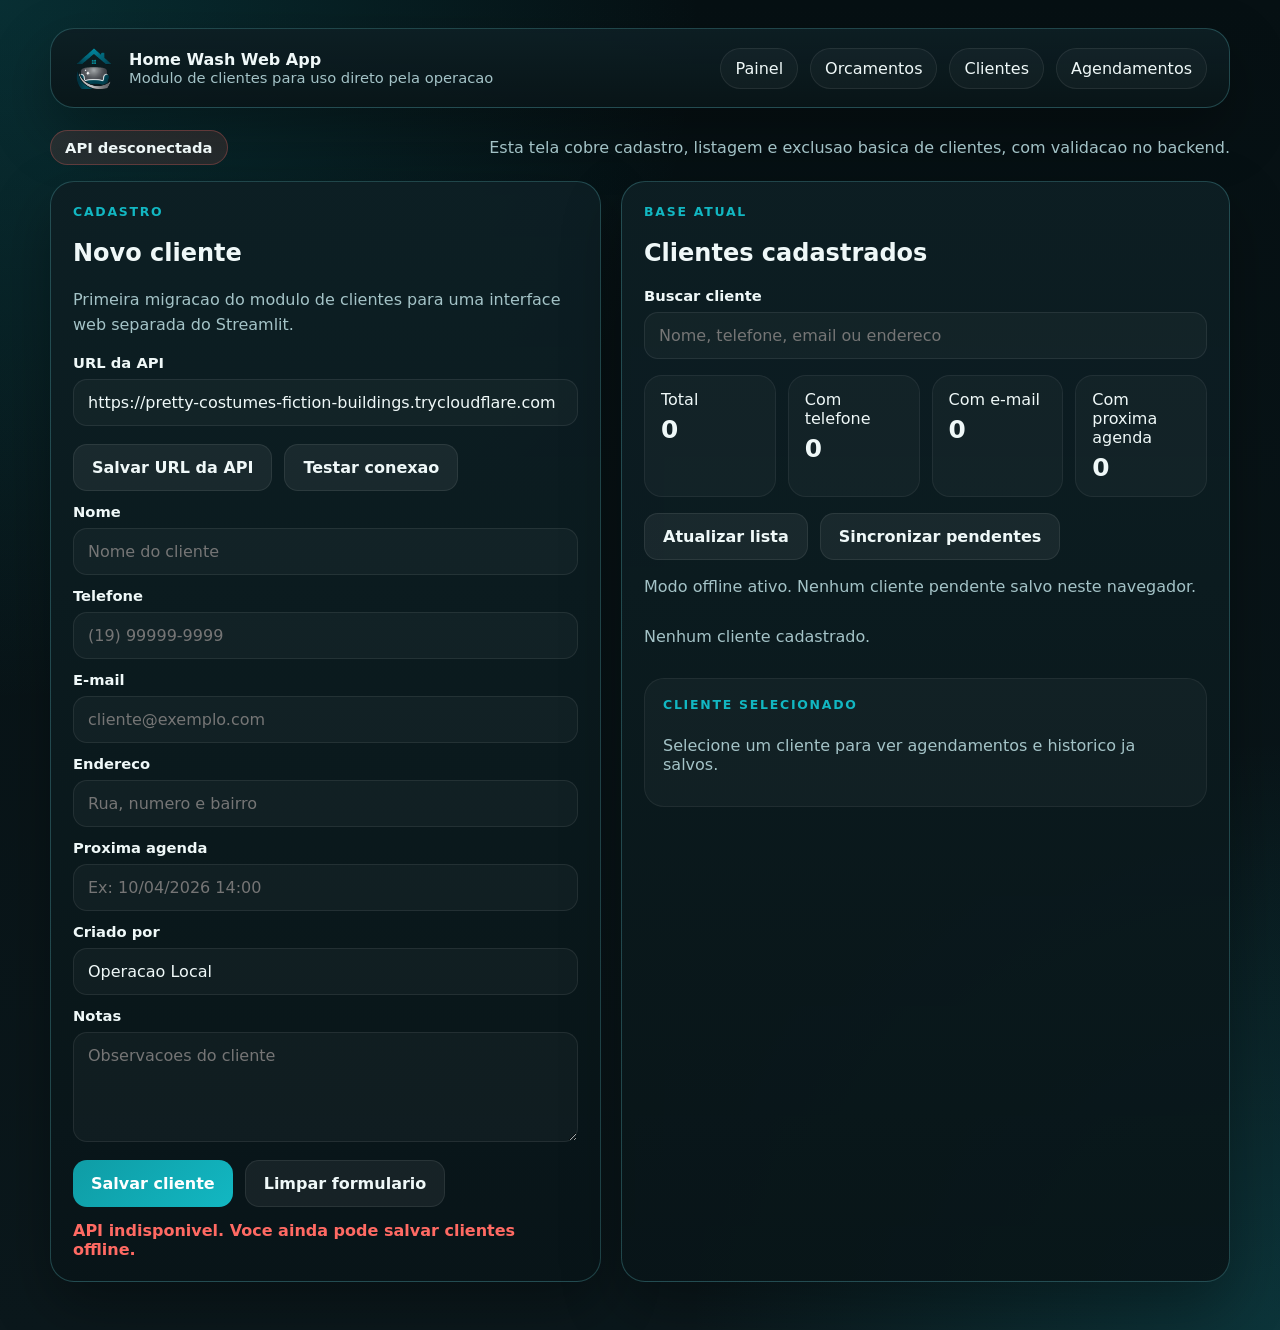
<file: clients.html>
<!doctype html>
<html lang="pt-BR">
<head>
  <meta charset="UTF-8" />
  <meta name="viewport" content="width=device-width, initial-scale=1.0" />
  <title>Home Wash Web App | Clientes</title>
  <meta name="description" content="Cadastro e consulta de clientes da Home Wash via frontend estatico e API separada." />
  <link rel="icon" type="image/png" href="assets/favicon.png" />
  <script src="landing_page_config.js"></script>
  <script src="auth_web.js"></script>
  <style>
    :root {
      --surface: rgba(9, 21, 24, 0.92);
      --surface-alt: rgba(13, 31, 36, 0.96);
      --border: rgba(86, 173, 180, 0.32);
      --text: #eff8f8;
      --muted: #a4c3c7;
      --primary: #0f9ca5;
      --primary-strong: #12b7c2;
      --danger: #ff6a63;
      --shadow: 0 24px 60px rgba(0, 0, 0, 0.32);
    }
    * { box-sizing: border-box; }
    body {
      margin: 0;
      font-family: "Segoe UI", system-ui, sans-serif;
      color: var(--text);
      background:
        radial-gradient(circle at top left, rgba(15, 156, 165, 0.22), transparent 38%),
        radial-gradient(circle at bottom right, rgba(18, 183, 194, 0.18), transparent 32%),
        linear-gradient(180deg, #061013 0%, #0b181c 100%);
      min-height: 100vh;
    }
    .shell {
      width: min(1180px, calc(100% - 32px));
      margin: 0 auto;
      padding: 28px 0 48px;
    }
    .topbar, .panel, .list-card {
      border: 1px solid var(--border);
      background: linear-gradient(180deg, var(--surface-alt) 0%, var(--surface) 100%);
      box-shadow: var(--shadow);
      border-radius: 24px;
    }
    .topbar {
      padding: 18px 22px;
      display: flex;
      justify-content: space-between;
      gap: 18px;
      align-items: center;
      margin-bottom: 22px;
      flex-wrap: wrap;
    }
    .brand { display: flex; align-items: center; gap: 14px; }
    .brand img { width: 42px; height: 42px; object-fit: contain; }
    .brand strong { display: block; }
    .brand span { display: block; color: var(--muted); font-size: 0.92rem; }
    .nav-links { display: flex; gap: 12px; flex-wrap: wrap; }
    .nav-links a {
      color: var(--text);
      text-decoration: none;
      padding: 10px 14px;
      border-radius: 999px;
      border: 1px solid rgba(255,255,255,0.08);
      background: rgba(255,255,255,0.03);
    }
    .layout {
      display: grid;
      grid-template-columns: 0.95fr 1.05fr;
      gap: 20px;
    }
    .panel, .list-card { padding: 22px; }
    .eyebrow {
      letter-spacing: 0.14em;
      text-transform: uppercase;
      color: var(--primary-strong);
      font-size: 0.78rem;
      font-weight: 700;
      margin-bottom: 10px;
    }
    .lead, .small-note { color: var(--muted); line-height: 1.6; }
    .field { display: grid; gap: 8px; margin-top: 12px; }
    label { font-weight: 700; font-size: 0.92rem; }
    input, textarea {
      width: 100%;
      border-radius: 14px;
      border: 1px solid rgba(255,255,255,0.08);
      background: rgba(255,255,255,0.03);
      color: var(--text);
      padding: 13px 14px;
      font: inherit;
    }
    textarea { min-height: 110px; resize: vertical; }
    .actions { display: flex; gap: 12px; flex-wrap: wrap; margin-top: 18px; }
    button {
      border: 0;
      border-radius: 14px;
      padding: 13px 18px;
      font: inherit;
      font-weight: 700;
      cursor: pointer;
      color: white;
      background: linear-gradient(135deg, var(--primary) 0%, var(--primary-strong) 100%);
    }
    button.secondary {
      background: rgba(255,255,255,0.06);
      border: 1px solid rgba(255,255,255,0.08);
      color: var(--text);
    }
    button.danger {
      background: rgba(255, 106, 99, 0.12);
      border: 1px solid rgba(255, 106, 99, 0.28);
      color: #ffd5d2;
    }
    .status-pill {
      display: inline-flex;
      align-items: center;
      gap: 8px;
      border-radius: 999px;
      padding: 8px 14px;
      background: rgba(15, 156, 165, 0.14);
      border: 1px solid rgba(18, 183, 194, 0.28);
      color: var(--text);
      font-weight: 700;
      font-size: 0.92rem;
    }
    .status-pill.offline {
      background: rgba(255, 106, 99, 0.12);
      border-color: rgba(255, 106, 99, 0.28);
    }
    .toolbar {
      display: flex;
      justify-content: space-between;
      gap: 12px;
      align-items: center;
      flex-wrap: wrap;
      margin-bottom: 16px;
    }
    .client-list { display: grid; gap: 12px; }
    .client-card {
      border-radius: 18px;
      padding: 16px;
      border: 1px solid rgba(255,255,255,0.06);
      background: rgba(255,255,255,0.025);
    }
    .client-card strong, .client-card span { display: block; }
    .client-card strong { font-size: 1rem; margin-bottom: 6px; }
    .client-meta { color: var(--muted); font-size: 0.9rem; line-height: 1.5; }
    .summary-grid {
      display: grid;
      grid-template-columns: repeat(4, minmax(0, 1fr));
      gap: 12px;
      margin: 16px 0;
    }
    .summary-chip {
      border-radius: 18px;
      padding: 14px 16px;
      border: 1px solid rgba(255,255,255,0.06);
      background: rgba(255,255,255,0.03);
    }
    .summary-chip strong,
    .summary-chip span {
      display: block;
    }
    .summary-chip strong {
      font-size: 1.55rem;
      margin-top: 6px;
    }
    .edit-hint {
      margin-top: 10px;
      padding: 12px 14px;
      border-radius: 14px;
      border: 1px solid rgba(18, 183, 194, 0.28);
      background: rgba(15, 156, 165, 0.12);
      color: #c2f6f9;
      font-size: 0.92rem;
      display: none;
    }
    .detail-card {
      margin-top: 18px;
      border-radius: 20px;
      padding: 18px;
      border: 1px solid rgba(255,255,255,0.06);
      background: rgba(255,255,255,0.03);
    }
    .detail-grid {
      display: grid;
      grid-template-columns: repeat(4, minmax(0, 1fr));
      gap: 12px;
      margin: 14px 0 16px;
    }
    .detail-stack {
      display: grid;
      grid-template-columns: 1fr 1fr;
      gap: 14px;
    }
    .detail-list {
      display: grid;
      gap: 10px;
      margin-top: 10px;
    }
    .detail-item {
      border-radius: 16px;
      padding: 14px;
      border: 1px solid rgba(255,255,255,0.06);
      background: rgba(255,255,255,0.025);
    }
    .detail-item strong,
    .detail-item span {
      display: block;
    }
    .detail-item span {
      color: var(--muted);
      font-size: 0.9rem;
      line-height: 1.5;
    }
    .flash { min-height: 24px; margin-top: 14px; font-weight: 600; }
    .flash.error { color: var(--danger); }
    .flash.success { color: #87f0b7; }
    .empty { color: var(--muted); padding: 14px 0; }
    @media (max-width: 920px) {
      .layout { grid-template-columns: 1fr; }
      .summary-grid { grid-template-columns: 1fr; }
      .detail-grid, .detail-stack { grid-template-columns: 1fr; }
    }
  </style>
</head>
<body>
  <div class="shell">
    <div class="topbar">
      <div class="brand">
        <img src="assets/logo_symbol_clean.png" alt="Home Wash" />
        <div>
          <strong>Home Wash Web App</strong>
          <span>Modulo de clientes para uso direto pela operacao</span>
        </div>
      </div>
      <div class="nav-links">
        <a href="dashboard.html">Painel</a>
        <a href="app.html">Orcamentos</a>
        <a href="clients.html">Clientes</a>
        <a href="agendamentos.html">Agendamentos</a>
      </div>
    </div>

    <div class="toolbar">
      <div class="status-pill offline" id="api-status">API desconectada</div>
      <div class="small-note">Esta tela cobre cadastro, listagem e exclusao basica de clientes, com validacao no backend.</div>
    </div>

    <main class="layout">
      <section class="panel">
        <div class="eyebrow">Cadastro</div>
        <h1 id="form-title">Novo cliente</h1>
        <p class="lead">Primeira migracao do modulo de clientes para uma interface web separada do Streamlit.</p>

        <div class="field">
          <label for="api-url">URL da API</label>
          <input id="api-url" type="url" placeholder="https://api.seudominio.com" />
        </div>
        <div class="actions">
          <button id="save-api-url" type="button" class="secondary">Salvar URL da API</button>
          <button id="test-api" type="button" class="secondary">Testar conexao</button>
        </div>

        <input id="client-original-name" type="hidden" />

        <div class="field">
          <label for="nome">Nome</label>
          <input id="nome" type="text" placeholder="Nome do cliente" />
        </div>
        <div class="field">
          <label for="telefone">Telefone</label>
          <input id="telefone" type="text" placeholder="(19) 99999-9999" />
        </div>
        <div class="field">
          <label for="email">E-mail</label>
          <input id="email" type="email" placeholder="cliente@exemplo.com" />
        </div>
        <div class="field">
          <label for="endereco">Endereco</label>
          <input id="endereco" type="text" placeholder="Rua, numero e bairro" />
        </div>
        <div class="field">
          <label for="proxima-agenda">Proxima agenda</label>
          <input id="proxima-agenda" type="text" placeholder="Ex: 10/04/2026 14:00" />
        </div>
        <div class="field">
          <label for="criado-por">Criado por</label>
          <input id="criado-por" type="text" placeholder="Usuario responsavel" />
        </div>
        <div class="field">
          <label for="notas">Notas</label>
          <textarea id="notas" placeholder="Observacoes do cliente"></textarea>
        </div>

        <div id="edit-hint" class="edit-hint">Modo edicao ativo. Para evitar duplicidade e conflitos na base atual, o nome do cliente deve permanecer o mesmo nesta tela.</div>

        <div class="actions">
          <button id="save-client" type="button">Salvar cliente</button>
          <button id="reset-form" type="button" class="secondary">Limpar formulario</button>
        </div>
        <div id="flash" class="flash"></div>
      </section>

      <section class="list-card">
        <div class="eyebrow">Base atual</div>
        <h2>Clientes cadastrados</h2>
        <div class="field" style="margin-top: 10px;">
          <label for="client-search">Buscar cliente</label>
          <input id="client-search" type="search" placeholder="Nome, telefone, email ou endereco" />
        </div>
        <div id="client-summary" class="summary-grid"></div>
        <div class="actions" style="margin-top: 10px;">
          <button id="refresh-clients" type="button" class="secondary">Atualizar lista</button>
          <button id="sync-pending" type="button" class="secondary">Sincronizar pendentes</button>
        </div>
        <div id="pending-summary" class="small-note" style="margin-top: 14px;">Nenhum cliente pendente de sincronizacao.</div>
        <div id="pending-list" class="client-list" style="margin-top: 14px;"></div>
        <div id="client-list" class="client-list">
          <div class="empty">Nenhum cliente carregado ainda.</div>
        </div>
        <div id="client-detail" class="detail-card">
          <div class="eyebrow">Cliente selecionado</div>
          <div class="empty">Selecione um cliente para ver agendamentos e historico ja salvos.</div>
        </div>
      </section>
    </main>
  </div>

  <script>
    const auth = window.HomeWashAuth;
    const apiInput = document.getElementById('api-url');
    const apiStatus = document.getElementById('api-status');
    const flash = document.getElementById('flash');
    const clientList = document.getElementById('client-list');
    const clientSummary = document.getElementById('client-summary');
    const clientSearchInput = document.getElementById('client-search');
    const formTitle = document.getElementById('form-title');
    const editHint = document.getElementById('edit-hint');
    const saveClientButton = document.getElementById('save-client');
    const pendingList = document.getElementById('pending-list');
    const pendingSummary = document.getElementById('pending-summary');
    const clientDetail = document.getElementById('client-detail');
    const PENDING_CLIENTS_KEY = 'homewash.pendingClients';
    let cachedClients = [];
    let apiAvailable = false;
    let selectedClientName = '';

    function normalizeBaseUrl(url) {
      return auth.normalizeBaseUrl(url);
    }

    function getDefaultApiUrl() {
      return auth.getApiBase();
    }

    function setFlash(message, type = '') {
      flash.textContent = message || '';
      flash.className = `flash ${type}`.trim();
    }

    function setApiStatus(ok, label) {
      apiStatus.textContent = label;
      apiStatus.classList.toggle('offline', !ok);
    }

    function formatCurrency(value) {
      return Number(value || 0).toLocaleString('pt-BR', { style: 'currency', currency: 'BRL' });
    }

    function scheduleStatus(item) {
      return item && item.servico_realizado ? 'Concluido' : 'Pendente';
    }

    function renderClientDetailState(message) {
      clientDetail.innerHTML = `
        <div class="eyebrow">Cliente selecionado</div>
        <div class="empty">${message}</div>
      `;
    }

    function renderClientDetail(payload) {
      const data = payload || {};
      const client = data.client || {};
      const stats = data.stats || {};
      const schedules = Array.isArray(data.schedules) ? data.schedules : [];
      const history = Array.isArray(data.history) ? data.history : [];

      clientDetail.innerHTML = `
        <div class="eyebrow">Cliente selecionado</div>
        <h3 style="margin:0;">${client.nome || 'Cliente sem nome'}</h3>
        <p class="small-note" style="margin-top:8px;">Telefone: ${client.telefone || '-'} | E-mail: ${client.email || '-'} | Proxima agenda: ${client.proxima_agenda || '-'}</p>
        <div class="detail-grid">
          <article class="summary-chip"><span>Agendamentos</span><strong>${stats.agendamentos_total || 0}</strong></article>
          <article class="summary-chip"><span>Pendentes</span><strong>${stats.agendamentos_pendentes || 0}</strong></article>
          <article class="summary-chip"><span>Concluidos</span><strong>${stats.agendamentos_concluidos || 0}</strong></article>
          <article class="summary-chip"><span>Historico</span><strong>${stats.historico_total || 0}</strong></article>
        </div>
        <div class="detail-grid" style="margin-top:0;">
          <article class="summary-chip"><span>Faturamento confirmado</span><strong style="font-size:1.15rem;">${formatCurrency(stats.faturamento_confirmado || 0)}</strong></article>
          <article class="summary-chip"><span>Valor estimado no historico</span><strong style="font-size:1.15rem;">${formatCurrency(stats.valor_estimado || 0)}</strong></article>
          <article class="summary-chip"><span>Criado por</span><strong style="font-size:1.05rem;">${client.criado_por || '-'}</strong></article>
          <article class="summary-chip"><span>Cadastro</span><strong style="font-size:1.05rem;">${client.data_cadastro || '-'}</strong></article>
        </div>
        <div class="detail-stack">
          <section>
            <h4 style="margin:0;">Agendamentos</h4>
            <div class="detail-list">
              ${schedules.length ? schedules.map((item) => `
                <article class="detail-item">
                  <strong>${item.data_agendada || '-'} ${item.horario ? `| ${item.horario}` : ''}</strong>
                  <span>Status: ${scheduleStatus(item)}</span>
                  <span>Responsavel: ${item.responsavel_nome || '-'}</span>
                  <span>Observacao: ${item.observacao || '-'}</span>
                </article>
              `).join('') : '<div class="empty">Nenhum agendamento encontrado para este cliente.</div>'}
            </div>
          </section>
          <section>
            <h4 style="margin:0;">Historico de servicos e orcamentos</h4>
            <div class="detail-list">
              ${history.length ? history.map((item) => `
                <article class="detail-item">
                  <strong>${item.data || '-'} | ${item.servico || 'Servico nao informado'}</strong>
                  <span>Pagamento: ${item.forma_pagamento || 'Nao definido'} | Cobrado: ${formatCurrency(item.valor_cobrado || 0)}</span>
                  <span>Valor estimado PIX: ${formatCurrency(item.total_pix || 0)} | Cartao: ${formatCurrency(item.total_cartao || 0)}</span>
                  <span>Detalhes: ${item.tipo || '-'} | ${item.largura || '-'} | Sujidade ${item.sujidade || '-'}</span>
                </article>
              `).join('') : '<div class="empty">Nenhum historico encontrado para este cliente.</div>'}
            </div>
          </section>
        </div>
      `;
    }

    function getPendingClients() {
      try {
        const raw = localStorage.getItem(PENDING_CLIENTS_KEY) || '[]';
        const parsed = JSON.parse(raw);
        return Array.isArray(parsed) ? parsed : [];
      } catch (error) {
        return [];
      }
    }

    function setPendingClients(items) {
      localStorage.setItem(PENDING_CLIENTS_KEY, JSON.stringify(Array.isArray(items) ? items : []));
    }

    function renderPendingClients() {
      const items = getPendingClients();
      if (!items.length) {
        pendingSummary.textContent = apiAvailable
          ? 'Nenhum cliente pendente de sincronizacao.'
          : 'Modo offline ativo. Nenhum cliente pendente salvo neste navegador.';
        pendingList.innerHTML = '';
        return;
      }

      pendingSummary.textContent = apiAvailable
        ? `${items.length} cliente(s) pendente(s) pronto(s) para sincronizar.`
        : `${items.length} cliente(s) salvo(s) offline neste navegador.`;

      pendingList.innerHTML = items.map((item) => `
        <article class="client-card">
          <strong>${item.payload?.nome || 'Cliente sem nome'}</strong>
          <span class="client-meta">Criado offline em ${new Date(item.created_at).toLocaleString('pt-BR')}</span>
          <span class="client-meta">Telefone: ${item.payload?.telefone || '-'}</span>
          <span class="client-meta">E-mail: ${item.payload?.email || '-'}</span>
          <span class="client-meta">Endereco: ${item.payload?.endereco || '-'}</span>
        </article>
      `).join('');
    }

    function queueClient(payload) {
      auth.rememberClientName(payload && payload.nome);
      const queue = getPendingClients();
      queue.unshift({
        local_id: `client-${Date.now()}-${Math.random().toString(16).slice(2, 8)}`,
        created_at: new Date().toISOString(),
        payload,
      });
      setPendingClients(queue);
      renderPendingClients();
    }

    function shouldQueueOffline(error) {
      if (!apiAvailable) return true;
      const message = String(error && error.message || '');
      return /Failed to fetch|NetworkError|Load failed|URL da API/i.test(message);
    }

    async function apiFetch(path, options = {}) {
      auth.saveApiInput(apiInput);
      return auth.apiFetch(path, options);
    }

    function currentClientPayload() {
      return {
        nome: document.getElementById('nome').value.trim(),
        telefone: document.getElementById('telefone').value.trim(),
        email: document.getElementById('email').value.trim(),
        endereco: document.getElementById('endereco').value.trim(),
        proxima_agenda: document.getElementById('proxima-agenda').value.trim(),
        criado_por: document.getElementById('criado-por').value.trim(),
        notas: document.getElementById('notas').value.trim(),
      };
    }

    function isEditingClient() {
      return Boolean(document.getElementById('client-original-name').value.trim());
    }

    function syncFormMode() {
      const editing = isEditingClient();
      formTitle.textContent = editing ? 'Editar cliente' : 'Novo cliente';
      saveClientButton.textContent = editing ? 'Atualizar cliente' : 'Salvar cliente';
      editHint.style.display = editing ? 'block' : 'none';
    }

    function resetForm() {
      document.getElementById('client-original-name').value = '';
      ['nome', 'telefone', 'email', 'endereco', 'proxima-agenda', 'criado-por', 'notas'].forEach((id) => {
        document.getElementById(id).value = '';
      });
      document.getElementById('criado-por').value = 'Operacao Local';
      syncFormMode();
    }

    function fillClientForm(nome) {
      const client = cachedClients.find((item) => item.nome === nome);
      if (!client) return;
      document.getElementById('client-original-name').value = client.nome || '';
      document.getElementById('nome').value = client.nome || '';
      document.getElementById('telefone').value = client.telefone || '';
      document.getElementById('email').value = client.email || '';
      document.getElementById('endereco').value = client.endereco || '';
      document.getElementById('proxima-agenda').value = client.proxima_agenda || '';
      document.getElementById('criado-por').value = client.criado_por || '';
      document.getElementById('notas').value = client.notas || '';
      syncFormMode();
      loadClientDetail(nome);
      setFlash(`Formulario preenchido com os dados de ${nome}.`, 'success');
    }

    async function loadClientDetail(nome) {
      const targetName = String(nome || '').trim();
      if (!targetName) {
        selectedClientName = '';
        renderClientDetailState('Selecione um cliente para ver agendamentos e historico ja salvos.');
        return;
      }
      selectedClientName = targetName;
      try {
        const payload = await apiFetch(`/api/clients/detail?nome=${encodeURIComponent(targetName)}`);
        renderClientDetail(payload.data || {});
      } catch (error) {
        renderClientDetailState('Nao foi possivel carregar o detalhe deste cliente agora.');
        setFlash(error.message, 'error');
      }
    }

    function renderClientSummary(items) {
      const data = Array.isArray(items) ? items : [];
      const withPhone = data.filter((item) => String(item.telefone || '').trim()).length;
      const withEmail = data.filter((item) => String(item.email || '').trim()).length;
      const withAgenda = data.filter((item) => String(item.proxima_agenda || '').trim()).length;
      clientSummary.innerHTML = [
        ['Total', data.length],
        ['Com telefone', withPhone],
        ['Com e-mail', withEmail],
        ['Com proxima agenda', withAgenda],
      ].map(([label, value]) => `
        <article class="summary-chip">
          <span>${label}</span>
          <strong>${value}</strong>
        </article>
      `).join('');
    }

    function renderClients(items) {
      const data = Array.isArray(items) ? items : [];
      renderClientSummary(data);

      const search = String(clientSearchInput.value || '').trim().toLowerCase();
      const visibleItems = data.filter((item) => {
        if (!search) return true;
        return [item.nome, item.telefone, item.email, item.endereco, item.notas, item.criado_por]
          .some((value) => String(value || '').toLowerCase().includes(search));
      });

      if (!visibleItems.length) {
        clientList.innerHTML = '<div class="empty">Nenhum cliente cadastrado.</div>';
        return;
      }

      clientList.innerHTML = visibleItems.map((item) => `
        <article class="client-card">
          <strong>${item.nome || 'Cliente sem nome'}</strong>
          <span class="client-meta">Telefone: ${item.telefone || '-'}</span>
          <span class="client-meta">E-mail: ${item.email || '-'}</span>
          <span class="client-meta">Endereco: ${item.endereco || '-'}</span>
          <span class="client-meta">Proxima agenda: ${item.proxima_agenda || '-'}</span>
          <span class="client-meta">Criado por: ${item.criado_por || '-'}</span>
          <span class="client-meta">Notas: ${item.notas || '-'}</span>
          <div class="actions" style="margin-top: 12px;">
            <button type="button" class="secondary" data-detail="${encodeURIComponent(item.nome || '')}">Ver historico</button>
            <button type="button" class="secondary" data-fill="${encodeURIComponent(item.nome || '')}">Editar no formulario</button>
            <button type="button" class="danger" data-delete="${encodeURIComponent(item.nome || '')}">Excluir</button>
          </div>
        </article>
      `).join('');

      clientList.querySelectorAll('[data-detail]').forEach((button) => {
        button.addEventListener('click', () => loadClientDetail(decodeURIComponent(button.dataset.detail || '')));
      });

      clientList.querySelectorAll('[data-fill]').forEach((button) => {
        button.addEventListener('click', () => fillClientForm(decodeURIComponent(button.dataset.fill || '')));
      });

      clientList.querySelectorAll('[data-delete]').forEach((button) => {
        button.addEventListener('click', async () => {
          const nome = decodeURIComponent(button.dataset.delete || '');
          if (!nome) return;
          if (!window.confirm(`Excluir o cliente ${nome}?`)) return;
          try {
            await apiFetch(`/api/clients?nome=${encodeURIComponent(nome)}`, { method: 'DELETE' });
            await loadClients();
            setFlash(`Cliente ${nome} excluido.`, 'success');
          } catch (error) {
            setFlash(error.message, 'error');
          }
        });
      });
    }

    async function loadClients() {
      const payload = await apiFetch('/api/clients');
      cachedClients = payload.data || [];
      auth.rememberClientList(cachedClients);
      renderClients(cachedClients);
      if (selectedClientName) {
        const stillExists = cachedClients.some((item) => item.nome === selectedClientName);
        if (stillExists) {
          await loadClientDetail(selectedClientName);
        } else {
          selectedClientName = '';
          renderClientDetailState('Selecione um cliente para ver agendamentos e historico ja salvos.');
        }
      }
    }

    function isAuthRelatedError(error) {
      const message = String(error && error.message || '');
      return /login|sessao|sessão|autentic/i.test(message);
    }

    async function testApi() {
      try {
        await apiFetch('/health');
        apiAvailable = true;
        setApiStatus(true, 'API conectada');
        if (!auth.hasValidSession()) {
          renderClients([]);
          renderPendingClients();
          renderClientDetailState('Sem login no momento. Voce pode cadastrar offline ou entrar para carregar a base online.');
          setFlash('API conectada. Sem login ativo, a tela fica em modo offline local.', 'success');
          return;
        }
        try {
          await loadClients();
        } catch (error) {
          if (isAuthRelatedError(error)) {
            renderClients([]);
            renderPendingClients();
            renderClientDetailState('Sua sessao nao esta valida. Entre novamente para carregar a base online.');
            setFlash('API conectada. Sua sessao expirou e a tela voltou para modo offline local.', 'success');
            return;
          }
          throw error;
        }
        renderPendingClients();
        setFlash('API pronta para o modulo de clientes.', 'success');
      } catch (error) {
        apiAvailable = false;
        setApiStatus(false, 'API desconectada');
        renderClients([]);
        renderPendingClients();
        setFlash('API indisponivel. Voce ainda pode salvar clientes offline.', 'error');
      }
    }

    async function saveClient() {
      try {
        const payload = currentClientPayload();
        const originalName = document.getElementById('client-original-name').value.trim();
        if (originalName && payload.nome && payload.nome !== originalName) {
          setFlash('A edicao web ainda nao permite renomear cliente existente. Mantenha o mesmo nome ou limpe o formulario para criar outro cadastro.', 'error');
          return;
        }
        if (!apiAvailable || !auth.hasValidSession()) {
          auth.rememberClientName(payload.nome);
          queueClient(payload);
          setFlash(`Cliente ${payload.nome} salvo offline para sincronizar depois.`, 'success');
          resetForm();
          return;
        }

        await apiFetch('/api/clients', { method: 'POST', body: JSON.stringify(payload) });
    auth.rememberClientName(payload.nome);
        await loadClients();
        renderPendingClients();
    setFlash(`Cliente ${payload.nome} ${originalName ? 'atualizado' : 'salvo'} com sucesso.`, 'success');
        resetForm();
      } catch (error) {
        if (shouldQueueOffline(error)) {
          const payload = currentClientPayload();
          apiAvailable = false;
          setApiStatus(false, 'API desconectada');
          auth.rememberClientName(payload.nome);
          queueClient(payload);
          setFlash(`Cliente ${payload.nome} salvo offline para sincronizar depois.`, 'success');
          resetForm();
          return;
        }
        setFlash(error.message, 'error');
      }
    }

    async function syncPendingClients() {
      const queue = getPendingClients();
      if (!queue.length) {
        setFlash('Nao ha clientes pendentes para sincronizar.', 'success');
        return;
      }
      if (!apiAvailable) {
        setFlash('A sincronizacao precisa de API online.', 'error');
        return;
      }
      if (!auth.hasValidSession()) {
        setFlash('Entre na web antes de sincronizar os clientes pendentes.', 'error');
        return;
      }

      const remaining = [];
      let synced = 0;
      for (const item of queue) {
        try {
          await apiFetch('/api/clients', { method: 'POST', body: JSON.stringify(item.payload) });
          synced += 1;
        } catch (error) {
          remaining.push(item);
        }
      }

      setPendingClients(remaining);
      renderPendingClients();
      await loadClients();
      setFlash(remaining.length ? `${synced} cliente(s) sincronizado(s). ${remaining.length} ainda pendente(s).` : `${synced} cliente(s) sincronizado(s) com sucesso.`, 'success');
    }

    apiInput.value = getDefaultApiUrl();
    document.getElementById('save-api-url').addEventListener('click', () => {
      auth.saveApiInput(apiInput);
      setFlash('URL da API salva neste navegador.', 'success');
    });
    document.getElementById('test-api').addEventListener('click', testApi);
    document.getElementById('save-client').addEventListener('click', saveClient);
    clientSearchInput.addEventListener('input', () => renderClients(cachedClients));
    document.getElementById('reset-form').addEventListener('click', () => {
      resetForm();
      setFlash('Formulario limpo.', 'success');
    });
    document.getElementById('refresh-clients').addEventListener('click', async () => {
      try {
        await loadClients();
        renderPendingClients();
        setFlash('Lista de clientes atualizada.', 'success');
      } catch (error) {
        setFlash(error.message, 'error');
      }
    });
    document.getElementById('sync-pending').addEventListener('click', syncPendingClients);
    document.getElementById('criado-por').value = 'Operacao Local';
    syncFormMode();
    renderPendingClients();
    renderClientDetailState('Selecione um cliente para ver agendamentos e historico ja salvos.');
    testApi();
  </script>
</body>
</html>
</file>
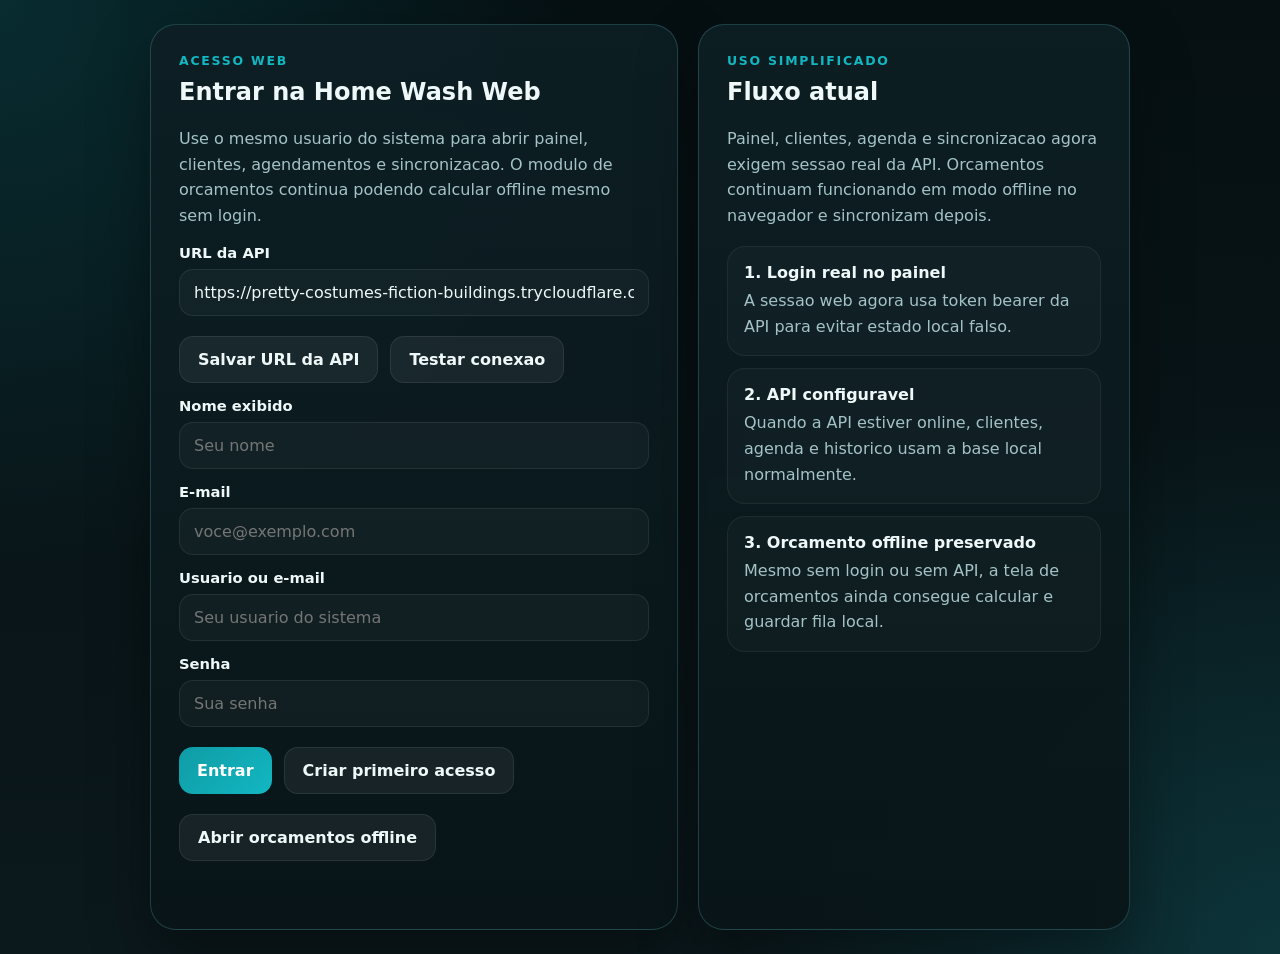
<file: dashboard.html>
<!doctype html>
<html lang="pt-BR">
<head>
  <meta charset="UTF-8" />
  <meta name="viewport" content="width=device-width, initial-scale=1.0" />
  <title>Home Wash Web App | Painel</title>
  <meta name="description" content="Painel analitico do frontend estatico da Home Wash." />
  <link rel="icon" type="image/png" href="assets/favicon.png" />
  <script src="landing_page_config.js"></script>
  <script src="auth_web.js"></script>
  <style>
    :root {
      --surface: rgba(9, 21, 24, 0.92);
      --surface-alt: rgba(13, 31, 36, 0.96);
      --surface-soft: rgba(255, 255, 255, 0.025);
      --border: rgba(86, 173, 180, 0.32);
      --text: #eff8f8;
      --muted: #a4c3c7;
      --primary: #0f9ca5;
      --primary-strong: #12b7c2;
      --accent: #87f0b7;
      --danger: #ff6a63;
      --warning: #ffc86a;
      --shadow: 0 24px 60px rgba(0, 0, 0, 0.32);
    }
    * { box-sizing: border-box; }
    body {
      margin: 0;
      font-family: "Segoe UI", system-ui, sans-serif;
      color: var(--text);
      background:
        radial-gradient(circle at top left, rgba(15, 156, 165, 0.22), transparent 38%),
        radial-gradient(circle at bottom right, rgba(18, 183, 194, 0.18), transparent 32%),
        linear-gradient(180deg, #061013 0%, #0b181c 100%);
      min-height: 100vh;
    }
    .shell {
      width: min(1260px, calc(100% - 32px));
      margin: 0 auto;
      padding: 28px 0 48px;
    }
    .topbar, .panel, .card, .hero-panel {
      border: 1px solid var(--border);
      background: linear-gradient(180deg, var(--surface-alt) 0%, var(--surface) 100%);
      box-shadow: var(--shadow);
      border-radius: 24px;
    }
    .topbar {
      padding: 18px 22px;
      display: flex;
      justify-content: space-between;
      align-items: center;
      gap: 18px;
      margin-bottom: 22px;
      flex-wrap: wrap;
    }
    .brand { display: flex; align-items: center; gap: 14px; }
    .brand img { width: 42px; height: 42px; object-fit: contain; }
    .brand strong { display: block; }
    .brand span { display: block; color: var(--muted); font-size: 0.92rem; }
    .nav-links { display: flex; gap: 12px; flex-wrap: wrap; }
    .nav-links a, .nav-links button, .action-link {
      color: var(--text);
      text-decoration: none;
      padding: 10px 14px;
      border-radius: 999px;
      border: 1px solid rgba(255,255,255,0.08);
      background: rgba(255,255,255,0.03);
      font: inherit;
      cursor: pointer;
    }
    .hero {
      display: grid;
      grid-template-columns: 1.25fr 0.75fr;
      gap: 20px;
      margin-bottom: 20px;
    }
    .hero-panel, .panel, .card {
      padding: 22px;
    }
    .hero-panel h1, .panel h2 {
      margin: 0 0 10px;
    }
    .hero-panel h1 {
      font-size: clamp(1.8rem, 3vw, 3rem);
      line-height: 1.08;
      max-width: 12ch;
    }
    .eyebrow {
      letter-spacing: 0.14em;
      text-transform: uppercase;
      color: var(--primary-strong);
      font-size: 0.78rem;
      font-weight: 700;
      margin-bottom: 10px;
    }
    .lead, .small-note, .helper {
      color: var(--muted);
      line-height: 1.6;
    }
    .hero-pills {
      display: grid;
      grid-template-columns: repeat(2, minmax(0, 1fr));
      gap: 12px;
      margin: 18px 0 20px;
    }
    .pill {
      padding: 14px 16px;
      border-radius: 18px;
      background: var(--surface-soft);
      border: 1px solid rgba(255,255,255,0.05);
    }
    .pill strong, .pill span { display: block; }
    .pill strong { font-size: 1.25rem; }
    .hero-actions, .quick-links {
      display: flex;
      gap: 12px;
      flex-wrap: wrap;
    }
    .metric-grid {
      display: grid;
      grid-template-columns: repeat(6, minmax(0, 1fr));
      gap: 16px;
      margin-bottom: 20px;
    }
    .metric-card {
      min-height: 150px;
      display: flex;
      flex-direction: column;
      justify-content: space-between;
    }
    .metric-value {
      font-size: 2rem;
      font-weight: 800;
      line-height: 1;
    }
    .metric-card .small-note {
      margin: 10px 0 0;
    }
    .analytics-grid {
      display: grid;
      grid-template-columns: 1.1fr 0.9fr;
      gap: 20px;
      margin-bottom: 20px;
    }
    .stack {
      display: grid;
      gap: 20px;
    }
    .bar-list, .list, .mini-grid { display: grid; gap: 12px; }
    .bar-item, .list-item, .mini-card {
      border-radius: 18px;
      padding: 15px 16px;
      border: 1px solid rgba(255,255,255,0.06);
      background: var(--surface-soft);
    }
    .bar-head, .list-item strong, .mini-card strong {
      display: flex;
      justify-content: space-between;
      gap: 12px;
      align-items: center;
    }
    .list-item strong, .list-item span { display: block; }
    .list-item span { color: var(--muted); font-size: 0.9rem; line-height: 1.5; }
    .bar-track {
      margin: 10px 0 8px;
      height: 10px;
      border-radius: 999px;
      background: rgba(255,255,255,0.07);
      overflow: hidden;
    }
    .bar-fill {
      height: 100%;
      border-radius: inherit;
      background: linear-gradient(90deg, var(--primary) 0%, var(--primary-strong) 100%);
    }
    .bar-fill.success {
      background: linear-gradient(90deg, #48c98c 0%, #87f0b7 100%);
    }
    .bar-fill.warning {
      background: linear-gradient(90deg, #ffb455 0%, #ffd188 100%);
    }
    .mini-grid {
      grid-template-columns: repeat(2, minmax(0, 1fr));
    }
    .mini-card strong {
      font-size: 1.65rem;
      justify-content: flex-start;
    }
    .mini-card span, .meta-line {
      color: var(--muted);
      font-size: 0.9rem;
      line-height: 1.5;
    }
    .recent-grid {
      display: grid;
      grid-template-columns: 1fr 1fr;
      gap: 20px;
    }
    .flash { min-height: 24px; margin-top: 14px; font-weight: 600; }
    .flash.error { color: var(--danger); }
    .flash.success { color: var(--accent); }
    .empty-state {
      color: var(--muted);
      border: 1px dashed rgba(255,255,255,0.16);
      border-radius: 18px;
      padding: 18px;
      text-align: center;
    }
    @media (max-width: 1120px) {
      .metric-grid {
        grid-template-columns: repeat(3, minmax(0, 1fr));
      }
    }
    @media (max-width: 980px) {
      .hero, .analytics-grid, .recent-grid {
        grid-template-columns: 1fr;
      }
    }
    @media (max-width: 720px) {
      .metric-grid, .hero-pills, .mini-grid {
        grid-template-columns: 1fr;
      }
      .shell {
        width: min(100%, calc(100% - 20px));
      }
    }
  </style>
</head>
<body>
  <div class="shell">
    <div class="topbar">
      <div class="brand">
        <img src="assets/logo_symbol_clean.png" alt="Home Wash" />
        <div>
          <strong>Home Wash Web App</strong>
          <span id="user-line">Uso local simplificado</span>
        </div>
      </div>
      <div class="nav-links">
        <a href="sync.html">Sincronizacao</a>
        <a href="app.html">Orcamentos</a>
        <a href="pricing.html">Precificacao</a>
        <a href="clients.html">Clientes</a>
        <a href="agendamentos.html">Agendamentos</a>
        <button id="logout-button" type="button">Sair</button>
      </div>
    </div>

    <section class="hero">
      <article class="hero-panel">
        <div class="eyebrow">Painel analitico</div>
        <h1>Leitura rapida da operacao atual.</h1>
        <p class="lead">O painel agora traz contagem real de orcamentos, faturamento informado, ticket medio, clientes mais fortes e ritmo da agenda sem depender do sistema legado.</p>
        <div class="hero-pills">
          <div class="pill">
            <span>Faturamento total</span>
            <strong id="hero-faturamento">R$ 0,00</strong>
          </div>
          <div class="pill">
            <span>Ticket medio</span>
            <strong id="hero-ticket">R$ 0,00</strong>
          </div>
        </div>
        <div class="hero-actions">
          <a class="action-link" href="sync.html">Ver sincronizacao</a>
          <a class="action-link" href="app.html">Abrir orcamentos</a>
          <a class="action-link" href="pricing.html">Editar precificacao</a>
          <a class="action-link" href="agendamentos.html">Abrir agenda</a>
        </div>
      </article>

      <article class="panel">
        <div class="eyebrow">Conexao</div>
        <h2>API ativa</h2>
        <p class="small-note" id="api-line">Aguardando configuracao...</p>
        <div class="mini-grid" style="margin-top:18px;">
          <div class="mini-card">
            <span>Pagamentos informados</span>
            <strong id="metric-pagamentos">0</strong>
            <span class="meta-line">Orcamentos com forma de pagamento definida.</span>
          </div>
          <div class="mini-card">
            <span>Agenda do mes</span>
            <strong id="metric-agenda-mes">0</strong>
            <span class="meta-line">Agendamentos no mes atual.</span>
          </div>
          <div class="mini-card">
            <span>Concluidos no mes</span>
            <strong id="metric-concluidos-mes">0</strong>
            <span class="meta-line">Servicos marcados como realizados.</span>
          </div>
          <div class="mini-card">
            <span>Agendamentos atrasados</span>
            <strong id="metric-atrasados">0</strong>
            <span class="meta-line">Pendencias anteriores a hoje.</span>
          </div>
        </div>
      </article>
    </section>

    <section class="metric-grid">
      <article class="card metric-card">
        <div>
          <div class="eyebrow">Clientes</div>
          <div class="metric-value" id="count-clientes">0</div>
        </div>
        <p class="small-note">Clientes cadastrados na base atual.</p>
      </article>
      <article class="card metric-card">
        <div>
          <div class="eyebrow">Agenda</div>
          <div class="metric-value" id="count-agendamentos">0</div>
        </div>
        <p class="small-note">Todos os agendamentos devolvidos pela API.</p>
      </article>
      <article class="card metric-card">
        <div>
          <div class="eyebrow">Orcamentos</div>
          <div class="metric-value" id="count-orcamentos">0</div>
        </div>
        <p class="small-note">Volume total de orcamentos no historico.</p>
      </article>
      <article class="card metric-card">
        <div>
          <div class="eyebrow">Mes atual</div>
          <div class="metric-value" id="count-orcamentos-mes">0</div>
        </div>
        <p class="small-note">Orcamentos registrados no mes corrente.</p>
      </article>
      <article class="card metric-card">
        <div>
          <div class="eyebrow">Pendentes</div>
          <div class="metric-value" id="count-pendentes">0</div>
        </div>
        <p class="small-note">Agendamentos ainda nao realizados.</p>
      </article>
      <article class="card metric-card">
        <div>
          <div class="eyebrow">Concluidos</div>
          <div class="metric-value" id="count-concluidos">0</div>
        </div>
        <p class="small-note">Agendamentos marcados como realizados.</p>
      </article>
    </section>

    <section class="analytics-grid">
      <div class="stack">
        <article class="panel">
          <div class="eyebrow">Receita</div>
          <h2>Faturamento mensal</h2>
          <p class="helper">Janela dos ultimos 6 meses para leitura de volume e valor.</p>
          <div id="monthly-revenue" class="bar-list"><div class="empty-state">Carregando historico...</div></div>
        </article>
        <article class="panel">
          <div class="eyebrow">Agenda</div>
          <h2>Proximos 7 dias</h2>
          <p class="helper">Carga de atendimento para a semana movel.</p>
          <div id="next-seven-days" class="bar-list"><div class="empty-state">Carregando agenda...</div></div>
        </article>
      </div>

      <div class="stack">
        <article class="panel">
          <div class="eyebrow">Financeiro</div>
          <h2>Forma de pagamento</h2>
          <p class="helper">Distribuicao do faturamento informado por meio de pagamento.</p>
          <div id="payment-breakdown" class="bar-list"><div class="empty-state">Carregando pagamentos...</div></div>
        </article>
        <article class="panel">
          <div class="eyebrow">Relacionamento</div>
          <h2>Clientes em destaque</h2>
          <p class="helper">Ranking por faturamento informado no banco atual.</p>
          <div id="top-clients" class="list"><div class="empty-state">Carregando clientes...</div></div>
        </article>
      </div>
    </section>

    <section class="recent-grid">
      <div class="panel">
        <div class="eyebrow">Orcamentos</div>
        <h2>Ultimos registros</h2>
        <div id="recent-quotes" class="list"><div class="empty-state">Carregando dados...</div></div>
      </div>
      <div class="panel">
        <div class="eyebrow">Agenda</div>
        <h2>Proximos agendamentos</h2>
        <div id="recent-schedules" class="list"><div class="empty-state">Carregando dados...</div></div>
      </div>
    </section>

    <div id="flash" class="flash"></div>
  </div>

  <script>
    const auth = window.HomeWashAuth;
    const flash = document.getElementById('flash');
    const moneyFormatter = new Intl.NumberFormat('pt-BR', { style: 'currency', currency: 'BRL' });
    const numberFormatter = new Intl.NumberFormat('pt-BR');

    function setFlash(message, type = '') {
      flash.textContent = message || '';
      flash.className = `flash ${type}`.trim();
    }

    function formatCurrency(value) {
      return moneyFormatter.format(Number(value || 0));
    }

    function formatNumber(value) {
      return numberFormatter.format(Number(value || 0));
    }

    function renderList(targetId, items, emptyMessage, mapper) {
      const target = document.getElementById(targetId);
      if (!Array.isArray(items) || !items.length) {
        target.innerHTML = `<div class="empty-state">${emptyMessage}</div>`;
        return;
      }
      target.innerHTML = items.map(mapper).join('');
    }

    function renderBars(targetId, items, emptyMessage, options = {}) {
      const target = document.getElementById(targetId);
      if (!Array.isArray(items) || !items.length) {
        target.innerHTML = `<div class="empty-state">${emptyMessage}</div>`;
        return;
      }
      const maxValue = Math.max(...items.map((item) => Number(options.value(item) || 0)), 1);
      target.innerHTML = items.map((item) => {
        const value = Number(options.value(item) || 0);
        const percentage = Math.max(6, Math.round((value / maxValue) * 100));
        const tone = options.tone ? options.tone(item) : '';
        return `
          <article class="bar-item">
            <div class="bar-head">
              <strong>${options.label(item)}</strong>
              <span>${options.valueLabel(item)}</span>
            </div>
            <div class="bar-track">
              <div class="bar-fill ${tone}" style="width:${percentage}%"></div>
            </div>
            <div class="meta-line">${options.meta ? options.meta(item) : ''}</div>
          </article>
        `;
      }).join('');
    }

    function renderOverview(counts, analytics) {
      const overview = analytics.overview || {};
      const schedules = (analytics.schedules || {}).cards || {};
      document.getElementById('count-clientes').textContent = formatNumber(counts.clientes || 0);
      document.getElementById('count-agendamentos').textContent = formatNumber(counts.agendamentos || 0);
      document.getElementById('count-orcamentos').textContent = formatNumber(counts.orcamentos_total || 0);
      document.getElementById('count-orcamentos-mes').textContent = formatNumber(overview.orcamentos_mes_atual || 0);
      document.getElementById('count-pendentes').textContent = formatNumber(schedules.pendentes || 0);
      document.getElementById('count-concluidos').textContent = formatNumber(schedules.concluidos || 0);
      document.getElementById('hero-faturamento').textContent = formatCurrency(overview.faturamento_total || 0);
      document.getElementById('hero-ticket').textContent = formatCurrency(overview.ticket_medio || 0);
      document.getElementById('metric-pagamentos').textContent = formatNumber(overview.pagamentos_informados || 0);
      document.getElementById('metric-agenda-mes').textContent = formatNumber(schedules.mes_atual || 0);
      document.getElementById('metric-concluidos-mes').textContent = formatNumber(schedules.mes_concluidos || 0);
      document.getElementById('metric-atrasados').textContent = formatNumber(schedules.atrasados || 0);
    }

    async function loadDashboard() {
      try {
        const session = await auth.requireAuth({ redirectOnFail: true });
        const user = (session && session.user) || auth.getStoredUser() || {};
        document.getElementById('user-line').textContent = `${user.nome || user.login || 'Operacao Local'} ativa`;
        document.getElementById('api-line').textContent = auth.getApiBase() || 'URL da API nao configurada';

        const payload = await auth.apiFetch('/api/dashboard/summary');
        const data = payload.data || {};
        const counts = data.counts || {};
        const analytics = data.analytics || {};

        renderOverview(counts, analytics);

        renderBars('monthly-revenue', analytics.monthly_revenue || [], 'Nenhum faturamento registrado nos ultimos meses.', {
          label: (item) => item.label || '-',
          value: (item) => item.total || 0,
          valueLabel: (item) => formatCurrency(item.total || 0),
          meta: (item) => `${formatNumber(item.count || 0)} orcamento(s) no periodo`,
        });

        renderBars('payment-breakdown', analytics.payment_breakdown || [], 'Nenhum pagamento informado ainda.', {
          label: (item) => item.label || '-',
          value: (item) => item.total || 0,
          valueLabel: (item) => formatCurrency(item.total || 0),
          meta: (item) => `${formatNumber(item.count || 0)} registro(s)`,
          tone: (item) => item.label === 'PIX' ? 'success' : item.label === 'Nao definido' ? 'warning' : '',
        });

        renderBars('next-seven-days', ((analytics.schedules || {}).next_7_days) || [], 'Nenhum atendimento previsto para os proximos dias.', {
          label: (item) => item.label || '-',
          value: (item) => item.count || 0,
          valueLabel: (item) => `${formatNumber(item.count || 0)} ag.`,
          meta: () => 'Carga prevista no recorte semanal',
        });

        renderList('top-clients', analytics.top_clients || [], 'Nenhum cliente com faturamento informado ainda.', (item, index) => `
          <article class="list-item">
            <strong><span>${index + 1}. ${item.cliente || 'Cliente sem nome'}</span><span>${formatCurrency(item.total || 0)}</span></strong>
            <span>${formatNumber(item.orcamentos || 0)} orcamento(s) com valor informado.</span>
          </article>
        `);

        renderList('recent-quotes', data.recent_quotes || [], 'Nenhum orcamento recente.', (item) => `
          <article class="list-item">
            <strong>#${item.id} ${item.cliente || 'Cliente sem nome'}</strong>
            <span>${item.data || '-'} | ${item.servico || '-'}</span>
            <span>Valor cobrado: ${formatCurrency(item.valor_cobrado || 0)} | PIX estimado: ${formatCurrency(item.total_pix || 0)}</span>
          </article>
        `);

        renderList('recent-schedules', data.recent_schedules || [], 'Nenhum agendamento encontrado.', (item) => `
          <article class="list-item">
            <strong>#${item.id} ${item.cliente || 'Cliente sem nome'}</strong>
            <span>${item.data_agendada || '-'} | ${item.horario || '-'} | ${item.periodo || '-'}</span>
            <span>${item.responsavel_nome || 'Sem responsavel'} | ${item.servico_realizado ? 'Realizado' : 'Pendente'}</span>
          </article>
        `);

        setFlash('Dashboard analitico carregado com sucesso.', 'success');
      } catch (error) {
        setFlash(error.message, 'error');
      }
    }

    document.getElementById('logout-button').addEventListener('click', async () => {
      await auth.logout();
      window.location.href = auth.buildLoginUrl('dashboard.html');
    });

    loadDashboard();
  </script>
</body>
</html>
</file>
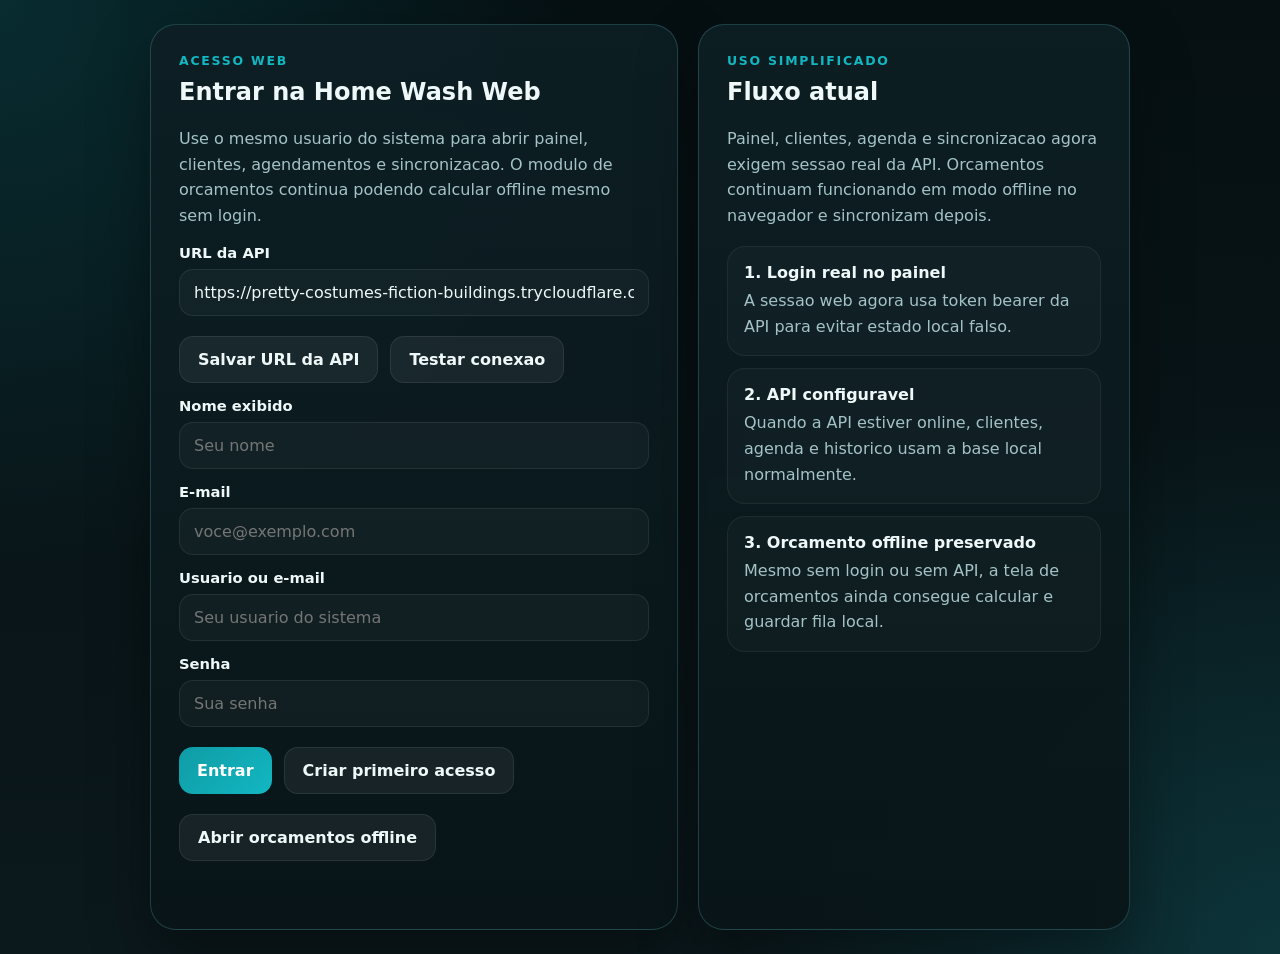
<file: login.html>
<!doctype html>
<html lang="pt-BR">
<head>
  <meta charset="UTF-8" />
  <meta name="viewport" content="width=device-width, initial-scale=1.0" />
  <title>Home Wash Web App | Acesso</title>
  <meta name="description" content="Login da Home Wash Web com configuracao da API e sessao bearer." />
  <link rel="icon" type="image/png" href="assets/favicon.png" />
  <script src="landing_page_config.js"></script>
  <script src="auth_web.js"></script>
  <style>
    :root {
      --bg: #071115;
      --surface: rgba(9, 21, 24, 0.94);
      --surface-alt: rgba(13, 31, 36, 0.96);
      --border: rgba(86, 173, 180, 0.28);
      --text: #eff8f8;
      --muted: #a4c3c7;
      --primary: #0f9ca5;
      --primary-strong: #12b7c2;
      --danger: #ff6a63;
      --shadow: 0 24px 60px rgba(0, 0, 0, 0.36);
    }
    * { box-sizing: border-box; }
    body {
      margin: 0;
      min-height: 100vh;
      display: grid;
      place-items: center;
      color: var(--text);
      font-family: "Segoe UI", system-ui, sans-serif;
      background:
        radial-gradient(circle at top left, rgba(15, 156, 165, 0.20), transparent 36%),
        radial-gradient(circle at bottom right, rgba(18, 183, 194, 0.18), transparent 34%),
        linear-gradient(180deg, #061013 0%, #0b181c 100%);
      padding: 24px;
    }
    .login-shell {
      width: min(980px, 100%);
      display: grid;
      grid-template-columns: 1.1fr 0.9fr;
      gap: 20px;
    }
    .panel {
      border: 1px solid var(--border);
      background: linear-gradient(180deg, var(--surface-alt) 0%, var(--surface) 100%);
      border-radius: 26px;
      box-shadow: var(--shadow);
      padding: 28px;
    }
    .eyebrow {
      letter-spacing: 0.14em;
      text-transform: uppercase;
      color: var(--primary-strong);
      font-size: 0.78rem;
      font-weight: 700;
      margin-bottom: 10px;
    }
    h1, h2, p { margin-top: 0; }
    .lead, .small-note { color: var(--muted); line-height: 1.6; }
    .field { display: grid; gap: 8px; margin-top: 14px; }
    label { font-weight: 700; font-size: 0.92rem; }
    input {
      width: 100%;
      border-radius: 14px;
      border: 1px solid rgba(255,255,255,0.08);
      background: rgba(255,255,255,0.03);
      color: var(--text);
      padding: 13px 14px;
      font: inherit;
    }
    .actions { display: flex; gap: 12px; flex-wrap: wrap; margin-top: 20px; }
    button, a.link-button {
      border: 0;
      border-radius: 14px;
      padding: 13px 18px;
      font: inherit;
      font-weight: 700;
      cursor: pointer;
      color: white;
      text-decoration: none;
      background: linear-gradient(135deg, var(--primary) 0%, var(--primary-strong) 100%);
    }
    button.secondary, a.link-button.secondary {
      background: rgba(255,255,255,0.06);
      border: 1px solid rgba(255,255,255,0.08);
      color: var(--text);
    }
    .flash { min-height: 24px; margin-top: 16px; font-weight: 600; }
    .flash.error { color: var(--danger); }
    .flash.success { color: #87f0b7; }
    .metric-list { display: grid; gap: 12px; margin-top: 18px; }
    .metric {
      border-radius: 18px;
      padding: 16px;
      background: rgba(255,255,255,0.025);
      border: 1px solid rgba(255,255,255,0.06);
    }
    .metric strong { display: block; margin-bottom: 6px; }
    @media (max-width: 920px) {
      .login-shell { grid-template-columns: 1fr; }
    }
  </style>
</head>
<body>
  <main class="login-shell">
    <section class="panel">
      <div class="eyebrow">Acesso web</div>
      <h1>Entrar na Home Wash Web</h1>
      <p class="lead">Use o mesmo usuario do sistema para abrir painel, clientes, agendamentos e sincronizacao. O modulo de orcamentos continua podendo calcular offline mesmo sem login.</p>

      <div class="field">
        <label for="api-url">URL da API</label>
        <input id="api-url" type="url" placeholder="https://api.seudominio.com" />
      </div>
      <div class="actions">
        <button id="save-api-url" type="button" class="secondary">Salvar URL da API</button>
        <button id="test-api" type="button" class="secondary">Testar conexao</button>
      </div>

      <div class="field">
        <label for="nome">Nome exibido</label>
        <input id="nome" type="text" placeholder="Seu nome" />
      </div>

      <div class="field">
        <label for="email">E-mail</label>
        <input id="email" type="email" placeholder="voce@exemplo.com" />
      </div>

      <div class="field">
        <label for="usuario">Usuario ou e-mail</label>
        <input id="usuario" type="text" placeholder="Seu usuario do sistema" />
      </div>

      <div class="field">
        <label for="senha">Senha</label>
        <input id="senha" type="password" placeholder="Sua senha" />
      </div>

      <div class="actions">
        <button id="login-submit" type="button">Entrar</button>
        <button id="register-submit" type="button" class="secondary">Criar primeiro acesso</button>
      </div>

      <div class="actions">
        <a class="link-button secondary" href="app.html">Abrir orcamentos offline</a>
      </div>
      <div id="flash" class="flash"></div>
    </section>

    <aside class="panel">
      <div class="eyebrow">Uso simplificado</div>
      <h2>Fluxo atual</h2>
      <p class="small-note">Painel, clientes, agenda e sincronizacao agora exigem sessao real da API. Orcamentos continuam funcionando em modo offline no navegador e sincronizam depois.</p>
      <div class="metric-list">
        <div class="metric">
          <strong>1. Login real no painel</strong>
          <span class="small-note">A sessao web agora usa token bearer da API para evitar estado local falso.</span>
        </div>
        <div class="metric">
          <strong>2. API configuravel</strong>
          <span class="small-note">Quando a API estiver online, clientes, agenda e historico usam a base local normalmente.</span>
        </div>
        <div class="metric">
          <strong>3. Orcamento offline preservado</strong>
          <span class="small-note">Mesmo sem login ou sem API, a tela de orcamentos ainda consegue calcular e guardar fila local.</span>
        </div>
      </div>
    </aside>
  </main>

  <script>
    const auth = window.HomeWashAuth;
    const apiInput = document.getElementById('api-url');
    const nameInput = document.getElementById('nome');
    const emailInput = document.getElementById('email');
    const userInput = document.getElementById('usuario');
    const passwordInput = document.getElementById('senha');
    const flash = document.getElementById('flash');

    function setFlash(message, type = '') {
      flash.textContent = message || '';
      flash.className = `flash ${type}`.trim();
    }

    auth.bindApiInput(apiInput);

    document.getElementById('save-api-url').addEventListener('click', () => {
      auth.saveApiInput(apiInput);
      setFlash('URL da API salva neste navegador.', 'success');
    });

    document.getElementById('test-api').addEventListener('click', async () => {
      try {
        auth.saveApiInput(apiInput);
        await auth.apiFetch('/health');
        setFlash('API acessivel para uso do painel.', 'success');
      } catch (error) {
        setFlash(error.message, 'error');
      }
    });

    document.getElementById('login-submit').addEventListener('click', async () => {
      try {
        auth.saveApiInput(apiInput);
        const usuario = userInput.value.trim();
        const senha = passwordInput.value;
        if (!usuario || !senha) {
          throw new Error('Informe usuario e senha.');
        }
        await auth.login(usuario, senha);
        window.location.href = auth.getNextPage('dashboard.html');
      } catch (error) {
        setFlash(error.message, 'error');
      }
    });

    document.getElementById('register-submit').addEventListener('click', async () => {
      try {
        auth.saveApiInput(apiInput);
        const usuario = userInput.value.trim();
        const senha = passwordInput.value;
        const nome = nameInput.value.trim() || usuario;
        const email = emailInput.value.trim();
        if (!usuario || !senha) {
          throw new Error('Informe pelo menos usuario e senha para criar o acesso.');
        }
        await auth.register({ usuario, senha, nome, email });
        window.location.href = auth.getNextPage('dashboard.html');
      } catch (error) {
        setFlash(error.message, 'error');
      }
    });

    if (auth.hasValidSession()) {
      auth.requireAuth({ redirectOnFail: false })
        .then(() => {
          window.location.href = auth.getNextPage('dashboard.html');
        })
        .catch(() => {});
    }
  </script>
</body>
</html>
</file>
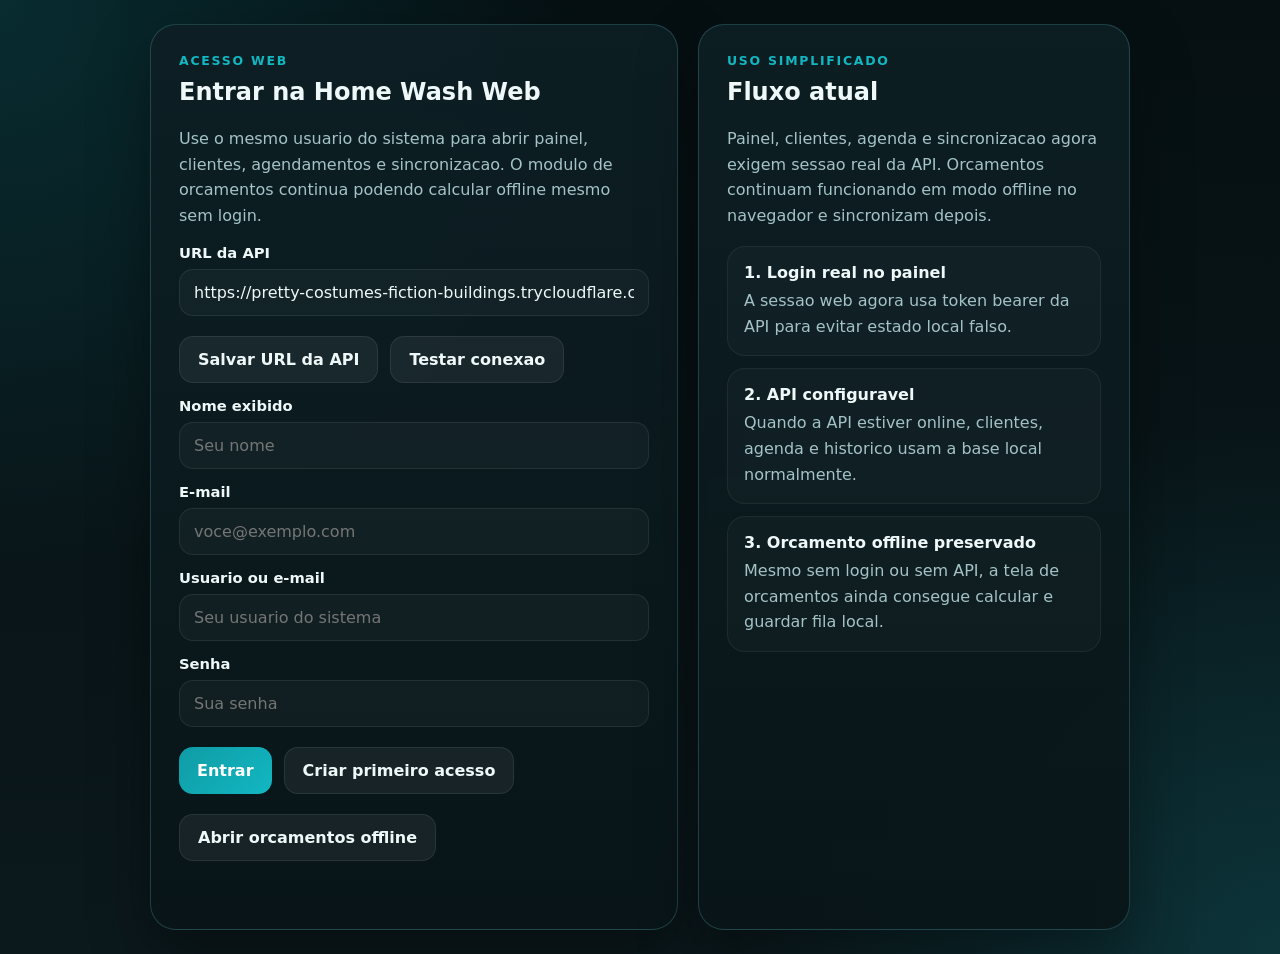
<file: pricing.html>
<!doctype html>
<html lang="pt-BR">
<head>
  <meta charset="UTF-8" />
  <meta name="viewport" content="width=device-width, initial-scale=1.0" />
  <title>Home Wash Web App | Precificacao</title>
  <meta name="description" content="Administracao web da precificacao da Home Wash." />
  <link rel="icon" type="image/png" href="assets/favicon.png" />
  <script src="landing_page_config.js"></script>
  <script src="auth_web.js"></script>
  <style>
    :root {
      --surface: rgba(9, 21, 24, 0.92);
      --surface-alt: rgba(13, 31, 36, 0.96);
      --surface-soft: rgba(255, 255, 255, 0.03);
      --border: rgba(86, 173, 180, 0.32);
      --text: #eff8f8;
      --muted: #a4c3c7;
      --primary: #0f9ca5;
      --primary-strong: #12b7c2;
      --accent: #87f0b7;
      --danger: #ff6a63;
      --shadow: 0 24px 60px rgba(0, 0, 0, 0.32);
    }
    * { box-sizing: border-box; }
    body {
      margin: 0;
      font-family: "Segoe UI", system-ui, sans-serif;
      color: var(--text);
      background:
        radial-gradient(circle at top left, rgba(15, 156, 165, 0.22), transparent 38%),
        radial-gradient(circle at bottom right, rgba(18, 183, 194, 0.18), transparent 32%),
        linear-gradient(180deg, #061013 0%, #0b181c 100%);
      min-height: 100vh;
    }
    .shell {
      width: min(1260px, calc(100% - 32px));
      margin: 0 auto;
      padding: 28px 0 48px;
    }
    .topbar, .panel, .summary-card {
      border: 1px solid var(--border);
      background: linear-gradient(180deg, var(--surface-alt) 0%, var(--surface) 100%);
      box-shadow: var(--shadow);
      border-radius: 24px;
    }
    .topbar {
      padding: 18px 22px;
      display: flex;
      justify-content: space-between;
      align-items: center;
      gap: 18px;
      margin-bottom: 22px;
      flex-wrap: wrap;
    }
    .brand { display: flex; align-items: center; gap: 14px; }
    .brand img { width: 42px; height: 42px; object-fit: contain; }
    .brand strong { display: block; }
    .brand span { display: block; color: var(--muted); font-size: 0.92rem; }
    .nav-links { display: flex; gap: 12px; flex-wrap: wrap; }
    .nav-links a, .nav-links button, button {
      color: var(--text);
      text-decoration: none;
      padding: 10px 14px;
      border-radius: 999px;
      border: 1px solid rgba(255,255,255,0.08);
      background: rgba(255,255,255,0.03);
      font: inherit;
      cursor: pointer;
    }
    button.primary {
      background: linear-gradient(135deg, var(--primary) 0%, var(--primary-strong) 100%);
      border: 0;
      color: white;
    }
    .hero {
      display: grid;
      grid-template-columns: 1.05fr 0.95fr;
      gap: 20px;
      margin-bottom: 20px;
    }
    .panel {
      padding: 22px;
    }
    .eyebrow {
      letter-spacing: 0.14em;
      text-transform: uppercase;
      color: var(--primary-strong);
      font-size: 0.78rem;
      font-weight: 700;
      margin-bottom: 10px;
    }
    h1, h2, h3, p { margin-top: 0; }
    .lead, .small-note, .helper { color: var(--muted); line-height: 1.6; }
    .summary-grid {
      display: grid;
      grid-template-columns: repeat(4, minmax(0, 1fr));
      gap: 16px;
      margin-top: 18px;
    }
    .summary-card {
      padding: 16px;
    }
    .summary-card strong {
      display: block;
      font-size: 1.6rem;
      margin-top: 8px;
    }
    .form-grid {
      display: grid;
      grid-template-columns: 1fr 1fr;
      gap: 20px;
    }
    .section-grid {
      display: grid;
      grid-template-columns: repeat(2, minmax(0, 1fr));
      gap: 14px;
    }
    .section-grid.cols-3 {
      grid-template-columns: repeat(3, minmax(0, 1fr));
    }
    .panel h3 {
      margin-bottom: 8px;
    }
    .field {
      display: grid;
      gap: 8px;
      margin-top: 12px;
    }
    .field label {
      font-size: 0.92rem;
      font-weight: 700;
    }
    .field input {
      width: 100%;
      border-radius: 14px;
      border: 1px solid rgba(255,255,255,0.08);
      background: rgba(255,255,255,0.03);
      color: var(--text);
      padding: 12px 14px;
      font: inherit;
    }
    .field select {
      width: 100%;
      border-radius: 14px;
      border: 1px solid rgba(255,255,255,0.08);
      background: rgba(255,255,255,0.03);
      color: var(--text);
      padding: 12px 14px;
      font: inherit;
    }
    .field input[disabled] {
      opacity: 0.7;
    }
    .toggle {
      display: flex;
      align-items: center;
      gap: 10px;
      padding: 13px 14px;
      border-radius: 14px;
      border: 1px solid rgba(255,255,255,0.08);
      background: rgba(255,255,255,0.03);
    }
    .toggle input {
      width: 18px;
      height: 18px;
    }
    .actions {
      display: flex;
      gap: 12px;
      flex-wrap: wrap;
      margin-top: 18px;
    }
    .status-note {
      margin-top: 14px;
      font-weight: 700;
      color: var(--accent);
    }
    .status-note.dirty {
      color: #ffd188;
    }
    .flash { min-height: 24px; margin-top: 18px; font-weight: 600; }
    .flash.error { color: var(--danger); }
    .flash.success { color: var(--accent); }
    .preview-result {
      display: grid;
      grid-template-columns: repeat(2, minmax(0, 1fr));
      gap: 14px;
      margin-top: 18px;
    }
    .result-box, .history-item {
      border-radius: 18px;
      padding: 16px;
      border: 1px solid rgba(255,255,255,0.06);
      background: var(--surface-soft);
    }
    .result-box strong {
      display: block;
      margin-top: 8px;
      font-size: 1.5rem;
    }
    .history-list {
      display: grid;
      gap: 12px;
      margin-top: 16px;
    }
    .history-item strong,
    .history-item span {
      display: block;
    }
    .history-item span {
      color: var(--muted);
      line-height: 1.5;
      margin-top: 6px;
    }
    .history-item .changes {
      margin-top: 10px;
      padding-top: 10px;
      border-top: 1px solid rgba(255,255,255,0.08);
    }
    .history-item .change-line {
      color: var(--text);
      font-size: 0.92rem;
    }
    .history-actions {
      display: flex;
      gap: 10px;
      flex-wrap: wrap;
      margin-top: 12px;
    }
    .history-restore {
      background: rgba(255,255,255,0.06);
    }
    .hidden { display: none; }
    @media (max-width: 1100px) {
      .hero, .form-grid, .summary-grid { grid-template-columns: 1fr; }
      .section-grid, .section-grid.cols-3 { grid-template-columns: 1fr; }
      .preview-result { grid-template-columns: 1fr; }
    }
    @media (max-width: 720px) {
      .shell { width: min(100%, calc(100% - 20px)); }
    }
  </style>
</head>
<body>
  <div class="shell">
    <div class="topbar">
      <div class="brand">
        <img src="assets/logo_symbol_clean.png" alt="Home Wash" />
        <div>
          <strong>Home Wash Web App</strong>
          <span id="user-line">Administracao de precificacao</span>
        </div>
      </div>
      <div class="nav-links">
        <a href="dashboard.html">Painel</a>
        <a href="app.html">Orcamentos</a>
        <a href="clients.html">Clientes</a>
        <a href="agendamentos.html">Agendamentos</a>
        <a href="sync.html">Sincronizacao</a>
        <button id="logout-button" type="button">Sair</button>
      </div>
    </div>

    <section class="hero">
      <article class="panel">
        <div class="eyebrow">Precificacao</div>
        <h1>Edite bases, taxas e regras do calculo direto na web.</h1>
        <p class="lead">Esta tela atualiza a mesma configuracao central usada pelo CRM, pela API e pelo orcamento web. Somente o administrador pode salvar alteracoes.</p>
        <div class="summary-grid">
          <div class="summary-card">
            <span>Cartao</span>
            <strong id="summary-cartao">0%</strong>
          </div>
          <div class="summary-card">
            <span>Retratil</span>
            <strong id="summary-retratil">0%</strong>
          </div>
          <div class="summary-card">
            <span>Sujidade 2</span>
            <strong id="summary-sujidade-2">1.00x</strong>
          </div>
          <div class="summary-card">
            <span>Sofa ate 190 cm</span>
            <strong id="summary-sofa-faixa">R$ 0,00</strong>
          </div>
        </div>
      </article>

      <article class="panel">
        <div class="eyebrow">Status</div>
        <h2>Controle administrativo</h2>
        <p class="small-note" id="api-line">Aguardando sessao...</p>
        <p class="helper">Use Recarregar para buscar a configuracao atual da API. Use Restaurar padrao para voltar ao baseline do sistema e salvar de novo.</p>
        <div class="actions">
          <button id="reload-button" type="button">Recarregar da API</button>
          <button id="restore-button" type="button">Restaurar padrao</button>
          <button id="save-button" type="button" class="primary">Salvar precificacao</button>
        </div>
        <div class="field">
          <label for="confirm-password">Senha do administrador para confirmar alteracoes</label>
          <input id="confirm-password" type="password" placeholder="Digite a senha atual antes de salvar ou restaurar" />
        </div>
        <div id="dirty-note" class="status-note">Tudo salvo na API.</div>
        <div id="flash" class="flash"></div>
      </article>
    </section>

    <div id="access-panel" class="panel hidden">
      <div class="eyebrow">Acesso negado</div>
      <h2>Somente o administrador pode editar a precificacao.</h2>
      <p class="small-note">A sessao atual nao possui permissao de administrador.</p>
    </div>

    <div id="form-shell" class="form-grid hidden">
      <section class="panel">
        <div class="eyebrow">Taxas</div>
        <h3>Percentuais e multiplicadores</h3>
        <div class="section-grid">
          <div class="field">
            <label for="pct-cartao">Acrescimo do cartao (%)</label>
            <input id="pct-cartao" type="number" min="0" step="0.5" />
          </div>
          <div class="field">
            <label for="pct-retratil">Acrescimo retratil (%)</label>
            <input id="pct-retratil" type="number" min="0" step="0.5" />
          </div>
          <div class="field">
            <label for="sujidade-1">Sujidade nivel 1</label>
            <input id="sujidade-1" type="number" min="0" step="0.05" />
          </div>
          <div class="field">
            <label for="sujidade-2">Sujidade nivel 2</label>
            <input id="sujidade-2" type="number" min="0" step="0.05" />
          </div>
          <div class="field">
            <label for="sujidade-3">Sujidade nivel 3</label>
            <input id="sujidade-3" type="number" min="0" step="0.05" />
          </div>
        </div>

        <div class="eyebrow" style="margin-top:24px;">Retratil</div>
        <h3>Servicos que aceitam adicional</h3>
        <div class="section-grid">
          <label class="toggle"><input id="use-retratil-sofa" type="checkbox" /> <span>Sofa aceita retratil</span></label>
          <label class="toggle"><input id="use-retratil-poltrona" type="checkbox" /> <span>Poltrona aceita retratil</span></label>
          <label class="toggle"><input id="use-retratil-cadeira" type="checkbox" /> <span>Cadeira aceita retratil</span></label>
          <label class="toggle"><input id="use-retratil-colchao" type="checkbox" /> <span>Colchao aceita retratil</span></label>
        </div>

        <div class="eyebrow" style="margin-top:24px;">Sofa</div>
        <h3>Faixas e valores base</h3>
        <div class="section-grid">
          <div class="field">
            <label for="sofa-limite-1">Faixa 1 ate (cm)</label>
            <input id="sofa-limite-1" type="number" min="1" step="5" />
          </div>
          <div class="field">
            <label for="sofa-base-1">Faixa 1 PIX (R$)</label>
            <input id="sofa-base-1" type="number" min="0" step="1" />
          </div>
          <div class="field">
            <label for="sofa-limite-2">Faixa 2 ate (cm)</label>
            <input id="sofa-limite-2" type="number" min="1" step="5" />
          </div>
          <div class="field">
            <label for="sofa-base-2">Faixa 2 PIX (R$)</label>
            <input id="sofa-base-2" type="number" min="0" step="1" />
          </div>
          <div class="field">
            <label for="sofa-limite-3">Faixa 3 ate (cm)</label>
            <input id="sofa-limite-3" type="number" min="1" step="5" />
          </div>
          <div class="field">
            <label for="sofa-base-3">Faixa 3 PIX (R$)</label>
            <input id="sofa-base-3" type="number" min="0" step="1" />
          </div>
          <div class="field">
            <label for="sofa-limite-4">Faixa 4 ate (cm)</label>
            <input id="sofa-limite-4" type="number" min="1" step="5" />
          </div>
          <div class="field">
            <label for="sofa-base-4">Faixa 4 PIX (R$)</label>
            <input id="sofa-base-4" type="number" min="0" step="1" />
          </div>
          <div class="field">
            <label for="sofa-limite-5">Faixa final</label>
            <input id="sofa-limite-5" type="text" value="Acima da faixa anterior" disabled />
          </div>
          <div class="field">
            <label for="sofa-base-5">Faixa final PIX (R$)</label>
            <input id="sofa-base-5" type="number" min="0" step="1" />
          </div>
        </div>
      </section>

      <section class="panel">
        <div class="eyebrow">Bases</div>
        <h3>Poltrona, extras, cadeira e colchao</h3>
        <div class="section-grid">
          <div class="field">
            <label for="poltrona-slim">Poltrona slim/decorativa (R$)</label>
            <input id="poltrona-slim" type="number" min="0" step="1" />
          </div>
          <div class="field">
            <label for="poltrona-amamentacao">Poltrona amamentacao (R$)</label>
            <input id="poltrona-amamentacao" type="number" min="0" step="1" />
          </div>
          <div class="field">
            <label for="poltrona-papa">Poltrona papai (R$)</label>
            <input id="poltrona-papa" type="number" min="0" step="1" />
          </div>
          <div class="field">
            <label for="poltrona-reclinavel">Poltrona reclinavel/retratil (R$)</label>
            <input id="poltrona-reclinavel" type="number" min="0" step="1" />
          </div>
        </div>

        <div class="eyebrow" style="margin-top:24px;">Extras amamentacao</div>
        <div class="section-grid">
          <div class="field">
            <label for="amamentacao-tipo-1">Balanco tipo 1 (R$)</label>
            <input id="amamentacao-tipo-1" type="number" min="0" step="1" />
          </div>
          <div class="field">
            <label for="amamentacao-tipo-2">Balanco tipo 2 (R$)</label>
            <input id="amamentacao-tipo-2" type="number" min="0" step="1" />
          </div>
          <div class="field">
            <label for="amamentacao-encosto">Adicional encosto alto (R$)</label>
            <input id="amamentacao-encosto" type="number" min="0" step="1" />
          </div>
          <div class="field">
            <label for="amamentacao-braco">Adicional braco (R$)</label>
            <input id="amamentacao-braco" type="number" min="0" step="1" />
          </div>
        </div>

        <div class="eyebrow" style="margin-top:24px;">Cadeira</div>
        <div class="section-grid">
          <div class="field">
            <label for="cadeira-assento">Assento estofado (R$)</label>
            <input id="cadeira-assento" type="number" min="0" step="1" />
          </div>
          <div class="field">
            <label for="cadeira-assento-costas">Assento + costas (R$)</label>
            <input id="cadeira-assento-costas" type="number" min="0" step="1" />
          </div>
        </div>

        <div class="eyebrow" style="margin-top:24px;">Colchao</div>
        <div class="section-grid cols-3">
          <div class="field">
            <label for="colchao-solteiro">Solteiro padrao (R$)</label>
            <input id="colchao-solteiro" type="number" min="0" step="1" />
          </div>
          <div class="field">
            <label for="colchao-solteiro-king">Solteiro king (R$)</label>
            <input id="colchao-solteiro-king" type="number" min="0" step="1" />
          </div>
          <div class="field">
            <label for="colchao-casal">Casal padrao (R$)</label>
            <input id="colchao-casal" type="number" min="0" step="1" />
          </div>
          <div class="field">
            <label for="colchao-queen">Casal queen (R$)</label>
            <input id="colchao-queen" type="number" min="0" step="1" />
          </div>
          <div class="field">
            <label for="colchao-king">Casal king (R$)</label>
            <input id="colchao-king" type="number" min="0" step="1" />
          </div>
        </div>
      </section>
    </div>

    <div id="support-shell" class="form-grid hidden">
      <section class="panel">
        <div class="eyebrow">Previa</div>
        <h3>Teste de calculo com os valores editados</h3>
        <p class="small-note">A prévia usa exatamente os campos alterados nesta tela, antes mesmo de salvar.</p>
        <div class="section-grid">
          <div class="field">
            <label for="preview-servico">Servico</label>
            <select id="preview-servico"></select>
          </div>
          <div class="field">
            <label for="preview-modelo">Modelo</label>
            <select id="preview-modelo"></select>
          </div>
          <div class="field" id="preview-largura-field">
            <label for="preview-largura">Largura (cm)</label>
            <input id="preview-largura" type="number" min="0" step="10" value="200" />
          </div>
          <div class="field">
            <label for="preview-sujidade">Sujidade</label>
            <select id="preview-sujidade">
              <option value="1">1 - Baixa</option>
              <option value="2" selected>2 - Media</option>
              <option value="3">3 - Alta</option>
            </select>
          </div>
          <div class="field">
            <label for="preview-quantidade">Quantidade</label>
            <input id="preview-quantidade" type="number" min="1" step="1" value="1" />
          </div>
          <label class="toggle" id="preview-retratil-field"><input id="preview-retratil" type="checkbox" /> <span>Aplicar retratil</span></label>
          <div class="field hidden" id="preview-balanco-field">
            <label for="preview-balanco">Balanco</label>
            <select id="preview-balanco">
              <option value="1">Tipo 1</option>
              <option value="2">Tipo 2</option>
            </select>
          </div>
          <label class="toggle hidden" id="preview-encosto-field"><input id="preview-encosto" type="checkbox" /> <span>Encosto alto</span></label>
          <label class="toggle hidden" id="preview-braco-field"><input id="preview-braco" type="checkbox" checked /> <span>Com braco</span></label>
        </div>
        <div class="preview-result">
          <div class="result-box">
            <span>PIX estimado</span>
            <strong id="preview-pix">R$ 0,00</strong>
            <span class="small-note" id="preview-base">Base aplicada: R$ 0,00</span>
          </div>
          <div class="result-box">
            <span>Cartao estimado</span>
            <strong id="preview-cartao">R$ 0,00</strong>
            <span class="small-note" id="preview-meta">Sem detalhes ainda.</span>
          </div>
        </div>
      </section>

      <section class="panel">
        <div class="eyebrow">Historico</div>
        <h3>Ultimas alteracoes salvas</h3>
        <p class="small-note">Historico simples das mudanças de precificação gravadas pela API.</p>
        <div class="section-grid" style="margin-top:16px;">
          <div class="field">
            <label for="history-search">Buscar no historico</label>
            <input id="history-search" type="text" placeholder="Busque por usuario, data, acao ou mudanca" />
          </div>
          <div class="field">
            <label for="history-action-filter">Filtrar por acao</label>
            <select id="history-action-filter">
              <option value="all">Todas</option>
              <option value="save">Somente salvamentos</option>
              <option value="restore">Somente restauracoes</option>
            </select>
          </div>
        </div>
        <p id="history-count" class="small-note">Mostrando todas as entradas.</p>
        <div id="history-list" class="history-list">
          <div class="history-item"><strong>Nenhuma alteracao salva ainda.</strong></div>
        </div>
      </section>
    </div>
  </div>

  <script>
    const auth = window.HomeWashAuth;
    const flash = document.getElementById('flash');
    const formShell = document.getElementById('form-shell');
    const supportShell = document.getElementById('support-shell');
    const accessPanel = document.getElementById('access-panel');
    const dirtyNote = document.getElementById('dirty-note');
    const confirmPasswordInput = document.getElementById('confirm-password');
    const moneyFormatter = new Intl.NumberFormat('pt-BR', { style: 'currency', currency: 'BRL' });
    let pricingDefaults = null;
    let pricingCurrent = null;
    let pricingHistory = [];
    let lastSavedSnapshot = '';
    let hasUnsavedChanges = false;

    const fields = {
      cartao: document.getElementById('pct-cartao'),
      retratilPct: document.getElementById('pct-retratil'),
      sujidade1: document.getElementById('sujidade-1'),
      sujidade2: document.getElementById('sujidade-2'),
      sujidade3: document.getElementById('sujidade-3'),
      useRetratilSofa: document.getElementById('use-retratil-sofa'),
      useRetratilPoltrona: document.getElementById('use-retratil-poltrona'),
      useRetratilCadeira: document.getElementById('use-retratil-cadeira'),
      useRetratilColchao: document.getElementById('use-retratil-colchao'),
      sofaLimite1: document.getElementById('sofa-limite-1'),
      sofaLimite2: document.getElementById('sofa-limite-2'),
      sofaLimite3: document.getElementById('sofa-limite-3'),
      sofaLimite4: document.getElementById('sofa-limite-4'),
      sofaBase1: document.getElementById('sofa-base-1'),
      sofaBase2: document.getElementById('sofa-base-2'),
      sofaBase3: document.getElementById('sofa-base-3'),
      sofaBase4: document.getElementById('sofa-base-4'),
      sofaBase5: document.getElementById('sofa-base-5'),
      poltronaSlim: document.getElementById('poltrona-slim'),
      poltronaAmamentacao: document.getElementById('poltrona-amamentacao'),
      poltronaPapa: document.getElementById('poltrona-papa'),
      poltronaReclinavel: document.getElementById('poltrona-reclinavel'),
      amamentacaoTipo1: document.getElementById('amamentacao-tipo-1'),
      amamentacaoTipo2: document.getElementById('amamentacao-tipo-2'),
      amamentacaoEncosto: document.getElementById('amamentacao-encosto'),
      amamentacaoBraco: document.getElementById('amamentacao-braco'),
      cadeiraAssento: document.getElementById('cadeira-assento'),
      cadeiraAssentoCostas: document.getElementById('cadeira-assento-costas'),
      colchaoSolteiro: document.getElementById('colchao-solteiro'),
      colchaoSolteiroKing: document.getElementById('colchao-solteiro-king'),
      colchaoCasal: document.getElementById('colchao-casal'),
      colchaoQueen: document.getElementById('colchao-queen'),
      colchaoKing: document.getElementById('colchao-king'),
    };

    const preview = {
      service: document.getElementById('preview-servico'),
      model: document.getElementById('preview-modelo'),
      larguraField: document.getElementById('preview-largura-field'),
      largura: document.getElementById('preview-largura'),
      sujidade: document.getElementById('preview-sujidade'),
      quantidade: document.getElementById('preview-quantidade'),
      retratilField: document.getElementById('preview-retratil-field'),
      retratil: document.getElementById('preview-retratil'),
      balancoField: document.getElementById('preview-balanco-field'),
      balanco: document.getElementById('preview-balanco'),
      encostoField: document.getElementById('preview-encosto-field'),
      encosto: document.getElementById('preview-encosto'),
      bracoField: document.getElementById('preview-braco-field'),
      braco: document.getElementById('preview-braco'),
      pix: document.getElementById('preview-pix'),
      cartao: document.getElementById('preview-cartao'),
      base: document.getElementById('preview-base'),
      meta: document.getElementById('preview-meta'),
      historyList: document.getElementById('history-list'),
      historySearch: document.getElementById('history-search'),
      historyActionFilter: document.getElementById('history-action-filter'),
      historyCount: document.getElementById('history-count'),
    };

    function setFlash(message, type = '') {
      flash.textContent = message || '';
      flash.className = `flash ${type}`.trim();
    }

    function formatCurrency(value) {
      return moneyFormatter.format(Number(value || 0));
    }

    function stableStringify(value) {
      function normalize(input) {
        if (Array.isArray(input)) {
          return input.map(normalize);
        }
        if (input && typeof input === 'object') {
          return Object.keys(input).sort().reduce((accumulator, key) => {
            accumulator[key] = normalize(input[key]);
            return accumulator;
          }, {});
        }
        return input;
      }

      return JSON.stringify(normalize(value));
    }

    function toNumber(value, fallback = 0) {
      const parsed = Number(value);
      return Number.isFinite(parsed) ? parsed : fallback;
    }

    function getLabels(config) {
      const services = (config && config.servicos) || {};
      return {
        sofa: (services.sofa && services.sofa.label) || 'Sofa',
        poltrona: (services.poltrona && services.poltrona.label) || 'Poltrona',
        cadeira: (services.cadeira && services.cadeira.label) || 'Cadeira',
        colchao: (services.colchao && services.colchao.label) || 'Colchao',
      };
    }

    function updateSummary() {
      document.getElementById('summary-cartao').textContent = `${toNumber(fields.cartao.value).toFixed(1)}%`;
      document.getElementById('summary-retratil').textContent = `${toNumber(fields.retratilPct.value).toFixed(1)}%`;
      document.getElementById('summary-sujidade-2').textContent = `${toNumber(fields.sujidade2.value, 1).toFixed(2)}x`;
      document.getElementById('summary-sofa-faixa').textContent = formatCurrency(fields.sofaBase2.value || 0);
    }

    function setDirtyState(dirty) {
      hasUnsavedChanges = Boolean(dirty);
      dirtyNote.textContent = hasUnsavedChanges ? 'Alteracoes nao salvas nesta tela.' : 'Tudo salvo na API.';
      dirtyNote.className = hasUnsavedChanges ? 'status-note dirty' : 'status-note';
    }

    function syncDirtyState() {
      setDirtyState(stableStringify(collectPricing()) !== lastSavedSnapshot);
    }

    function formatHistoryDate(value) {
      const date = new Date(value);
      if (Number.isNaN(date.getTime())) return value || '-';
      return date.toLocaleString('pt-BR');
    }

    function extractTrackedValues(config) {
      const pricing = config || {};
      const services = pricing.servicos || {};
      const sofaFaixas = (services.sofa || {}).faixas || [];
      const poltrona = (services.poltrona || {}).modelos || {};
      const cadeira = (services.cadeira || {}).modelos || {};
      const colchao = (services.colchao || {}).modelos || {};
      const extras = (pricing.extras || {}).poltrona_amamentacao || {};
      return {
        cartao: Number((pricing.percentuais || {}).cartao || 0),
        retratilPercentual: Number((pricing.percentuais || {}).sofa_retratil || 0),
        sujidade1: Number((pricing.multiplicadores_sujidade || {})['1'] || 1),
        sujidade2: Number((pricing.multiplicadores_sujidade || {})['2'] || 1),
        sujidade3: Number((pricing.multiplicadores_sujidade || {})['3'] || 1),
        sofaPermiteRetratil: Boolean((services.sofa || {}).usa_retratil),
        poltronaPermiteRetratil: Boolean((services.poltrona || {}).usa_retratil),
        cadeiraPermiteRetratil: Boolean((services.cadeira || {}).usa_retratil),
        colchaoPermiteRetratil: Boolean((services.colchao || {}).usa_retratil),
        sofaFaixa1: Number((sofaFaixas[0] || {}).base_pix || 0),
        sofaFaixa2: Number((sofaFaixas[1] || {}).base_pix || 0),
        poltronaSlim: Number((poltrona.slim_decorativa || {}).base_pix || 0),
        cadeiraAssento: Number((cadeira.assento || {}).base_pix || 0),
        colchaoQueen: Number((colchao.casal_queen || {}).base_pix || 0),
        amamentacaoEncosto: Number(extras.encosto_alto_adicional_pix || 0),
      };
    }

    function formatDiffValue(key, value) {
      if (/PermiteRetratil$/.test(key)) {
        return value ? 'Sim' : 'Nao';
      }
      if (/sujidade/.test(key)) {
        return `${Number(value || 0).toFixed(2)}x`;
      }
      if (/cartao|retratilPercentual/.test(key)) {
        return `${Number(value || 0).toFixed(1)}%`;
      }
      return formatCurrency(value || 0);
    }

    const historyLabels = {
      cartao: 'Taxa do cartao',
      retratilPercentual: 'Taxa de retratil',
      sujidade1: 'Sujidade nivel 1',
      sujidade2: 'Sujidade nivel 2',
      sujidade3: 'Sujidade nivel 3',
      sofaPermiteRetratil: 'Sofa aceita retratil',
      poltronaPermiteRetratil: 'Poltrona aceita retratil',
      cadeiraPermiteRetratil: 'Cadeira aceita retratil',
      colchaoPermiteRetratil: 'Colchao aceita retratil',
      sofaFaixa1: 'Sofa faixa 1',
      sofaFaixa2: 'Sofa faixa 2',
      poltronaSlim: 'Poltrona slim',
      cadeiraAssento: 'Cadeira assento',
      colchaoQueen: 'Colchao queen',
      amamentacaoEncosto: 'Adicional encosto alto',
    };

    function buildHistoryChanges(item) {
      const before = extractTrackedValues(item.anterior || {});
      const after = extractTrackedValues(item.atual || {});
      return Object.keys(historyLabels)
        .filter((key) => before[key] !== after[key])
        .map((key) => `${historyLabels[key]}: ${formatDiffValue(key, before[key])} -> ${formatDiffValue(key, after[key])}`);
    }

    function getSourceEntry(item) {
      if (!item || !item.source_timestamp) {
        return null;
      }
      return pricingHistory.find((entry) => entry.timestamp === item.source_timestamp) || null;
    }

    function getHistoryFilterState() {
      return {
        search: String(preview.historySearch.value || '').trim().toLowerCase(),
        action: String(preview.historyActionFilter.value || 'all'),
      };
    }

    function getFilteredHistory(items) {
      const { search, action } = getHistoryFilterState();
      return (Array.isArray(items) ? items : []).filter((item) => {
        if (action !== 'all' && item.action !== action) {
          return false;
        }
        if (!search) {
          return true;
        }
        const sourceEntry = getSourceEntry(item);
        const haystack = [
          item.usuario,
          item.action,
          item.timestamp,
          item.source_usuario,
          item.source_action,
          item.source_timestamp,
          sourceEntry && sourceEntry.usuario,
          ...buildHistoryChanges(item),
        ].filter(Boolean).join(' ').toLowerCase();
        return haystack.includes(search);
      });
    }

    function renderHistory(items) {
      const filteredItems = getFilteredHistory(items);

      if (!Array.isArray(items) || !items.length) {
        preview.historyCount.textContent = 'Nenhuma entrada encontrada.';
        preview.historyList.innerHTML = '<div class="history-item"><strong>Nenhuma alteracao salva ainda.</strong></div>';
        return;
      }
      if (!filteredItems.length) {
        preview.historyCount.textContent = `Nenhuma entrada corresponde ao filtro atual. Total salvo: ${items.length}.`;
        preview.historyList.innerHTML = '<div class="history-item"><strong>Nenhuma entrada corresponde ao filtro informado.</strong></div>';
        return;
      }

      preview.historyCount.textContent = `Mostrando ${filteredItems.length} de ${items.length} entradas.`;

      preview.historyList.innerHTML = filteredItems.map((item) => {
        const resumo = item.resumo || {};
        const changes = buildHistoryChanges(item).slice(0, 6);
        const actionLabel = item.action === 'restore' ? 'Restauracao' : 'Salvamento';
        const sourceEntry = getSourceEntry(item);
        const sourceDate = formatHistoryDate(item.source_timestamp || (sourceEntry && sourceEntry.timestamp) || '');
        const sourceUser = item.source_usuario || (sourceEntry && sourceEntry.usuario) || 'admin';
        const sourceAction = item.source_action || (sourceEntry && sourceEntry.action) || 'save';
        const isCurrentVersion = stableStringify(item.atual || {}) === stableStringify(pricingCurrent || {});
        const restoreDetail = item.action === 'restore' && item.source_timestamp
          ? `<span>Restaurado por ${item.usuario || 'admin'} a partir da versao de ${sourceDate} criada por ${sourceUser} (${sourceAction === 'restore' ? 'restauracao' : 'salvamento'}).</span>`
          : '';
        return `
          <article class="history-item">
            <strong>${formatHistoryDate(item.timestamp)} | ${item.usuario || 'admin'} | ${actionLabel}</strong>
            <span>Cartao: ${Number(resumo.cartao || 0).toFixed(1)}% | Retratil: ${Number(resumo.retratil || 0).toFixed(1)}%</span>
            <span>Sujidade 2: ${Number(resumo.sujidade_2 || 1).toFixed(2)}x | Sofa 190 cm: ${formatCurrency(resumo.sofa_190 || 0)}</span>
            ${restoreDetail}
            <div class="changes">${changes.length ? changes.map((line) => `<span class="change-line">${line}</span>`).join('') : '<span class="change-line">Nenhuma diferenca resumida encontrada.</span>'}</div>
            <div class="history-actions">
              <button type="button" class="history-restore" data-history-timestamp="${item.timestamp}" ${isCurrentVersion ? 'disabled' : ''}>${isCurrentVersion ? 'Versao atual' : 'Restaurar esta versao'}</button>
            </div>
          </article>
        `;
      }).join('');

      preview.historyList.querySelectorAll('[data-history-timestamp]').forEach((button) => {
        button.addEventListener('click', async () => {
          const timestamp = button.getAttribute('data-history-timestamp');
          const selected = pricingHistory.find((entry) => entry.timestamp === timestamp);
          if (!selected || !selected.atual) {
            setFlash('Versao historica nao encontrada.', 'error');
            return;
          }
          if (stableStringify(selected.atual || {}) === stableStringify(pricingCurrent || {})) {
            setFlash('A versao escolhida ja corresponde a precificacao atual.', 'error');
            return;
          }
          try {
            await savePricing(selected.atual, {
              action: 'restore',
              sourceTimestamp: selected.timestamp,
              successMessage: 'Versao historica restaurada com sucesso.',
            });
          } catch (error) {
            setFlash(error.message, 'error');
          }
        });
      });
    }

    function populatePreviewOptions() {
      const pricing = collectPricing();
      const services = pricing.servicos || {};
      const currentService = preview.service.value || Object.keys(services)[0] || 'sofa';
      preview.service.innerHTML = Object.entries(services).map(([key, config]) => `<option value="${key}">${config.label || key}</option>`).join('');
      preview.service.value = services[currentService] ? currentService : (Object.keys(services)[0] || 'sofa');
      updatePreviewModels();
    }

    function updatePreviewModels() {
      const pricing = collectPricing();
      const serviceKey = preview.service.value;
      const serviceConfig = (pricing.servicos || {})[serviceKey] || {};
      const models = serviceConfig.modelos || {};
      const modelKeys = Object.keys(models);
      preview.model.innerHTML = modelKeys.length
        ? modelKeys.map((key) => `<option value="${key}">${models[key].label || key}</option>`).join('')
        : '<option value="">Padrao</option>';
      if (!modelKeys.includes(preview.model.value)) {
        preview.model.value = modelKeys[0] || '';
      }
      preview.larguraField.classList.toggle('hidden', serviceKey !== 'sofa');
      preview.retratilField.classList.toggle('hidden', !serviceConfig.usa_retratil);
      if (!serviceConfig.usa_retratil) {
        preview.retratil.checked = false;
      }
      const isAmamentacao = serviceKey === 'poltrona' && preview.model.value === 'amamentacao';
      preview.balancoField.classList.toggle('hidden', !isAmamentacao);
      preview.encostoField.classList.toggle('hidden', !isAmamentacao);
      preview.bracoField.classList.toggle('hidden', !isAmamentacao);
      renderPreview();
    }

    function renderPreview() {
      const pricing = collectPricing();
      const serviceKey = preview.service.value || 'sofa';
      const serviceConfig = (pricing.servicos || {})[serviceKey] || {};
      const sujidade = Number(preview.sujidade.value || 1);
      const quantidade = Math.max(1, Number(preview.quantidade.value || 1));
      const extras = {};
      let basePix = 0;

      if (serviceKey === 'poltrona' && preview.model.value === 'amamentacao') {
        extras.balanco_tipo = Number(preview.balanco.value || 1);
        extras.encosto_alto = preview.encosto.checked;
        extras.tem_braco = preview.braco.checked;
      }

      if (serviceKey === 'sofa') {
        const faixas = serviceConfig.faixas || [];
        basePix = Number((faixas[faixas.length - 1] || {}).base_pix || 0);
        for (const faixa of faixas) {
          const limit = String(faixa.limite_cm) === 'Infinity' ? Number.POSITIVE_INFINITY : Number(faixa.limite_cm);
          if (Number(preview.largura.value || 0) <= limit) {
            basePix = Number(faixa.base_pix || 0);
            break;
          }
        }
      } else {
        const models = serviceConfig.modelos || {};
        const modelKey = preview.model.value;
        basePix = Number((models[modelKey] || {}).base_pix || 0);
        if (serviceKey === 'poltrona' && modelKey === 'amamentacao') {
          const configExtras = ((pricing.extras || {}).poltrona_amamentacao) || {};
          basePix = Number(extras.balanco_tipo === 2 ? configExtras.tipo_2_base_pix : configExtras.tipo_1_base_pix || 0);
          if (extras.encosto_alto) basePix += Number(configExtras.encosto_alto_adicional_pix || 0);
          if (extras.tem_braco) basePix += Number(configExtras.braco_adicional_pix || 0);
        }
      }

      if (serviceConfig.usa_retratil && preview.retratil.checked) {
        basePix *= 1 + (Number((pricing.percentuais || {}).sofa_retratil || 0) / 100);
      }

      const pixUnit = basePix * Number((pricing.multiplicadores_sujidade || {})[String(sujidade)] || 1);
      const cardUnit = pixUnit * (1 + (Number((pricing.percentuais || {}).cartao || 0) / 100));
      const totalPix = pixUnit * quantidade;
      const totalCard = cardUnit * quantidade;
      preview.pix.textContent = formatCurrency(totalPix);
      preview.cartao.textContent = formatCurrency(totalCard);
      preview.base.textContent = `Base aplicada: ${formatCurrency(basePix)} por item`;
      preview.meta.textContent = `${quantidade} item(ns) | Sujidade ${sujidade} | ${preview.retratil.checked ? 'Retratil' : 'Fixo'}`;
    }

    function applyPricing(config) {
      const pricing = config || {};
      const percentuais = pricing.percentuais || {};
      const sujidade = pricing.multiplicadores_sujidade || {};
      const services = pricing.servicos || {};
      const extras = (pricing.extras && pricing.extras.poltrona_amamentacao) || {};
      const sofaFaixas = ((services.sofa || {}).faixas) || [];
      const poltrona = ((services.poltrona || {}).modelos) || {};
      const cadeira = ((services.cadeira || {}).modelos) || {};
      const colchao = ((services.colchao || {}).modelos) || {};

      fields.cartao.value = toNumber(percentuais.cartao).toFixed(1);
      fields.retratilPct.value = toNumber(percentuais.sofa_retratil).toFixed(1);
      fields.sujidade1.value = toNumber(sujidade['1'], 1).toFixed(2);
      fields.sujidade2.value = toNumber(sujidade['2'], 1).toFixed(2);
      fields.sujidade3.value = toNumber(sujidade['3'], 1).toFixed(2);
      fields.useRetratilSofa.checked = Boolean((services.sofa || {}).usa_retratil);
      fields.useRetratilPoltrona.checked = Boolean((services.poltrona || {}).usa_retratil);
      fields.useRetratilCadeira.checked = Boolean((services.cadeira || {}).usa_retratil);
      fields.useRetratilColchao.checked = Boolean((services.colchao || {}).usa_retratil);

      fields.sofaLimite1.value = toNumber((sofaFaixas[0] || {}).limite_cm, 150);
      fields.sofaLimite2.value = toNumber((sofaFaixas[1] || {}).limite_cm, 190);
      fields.sofaLimite3.value = toNumber((sofaFaixas[2] || {}).limite_cm, 240);
      fields.sofaLimite4.value = toNumber((sofaFaixas[3] || {}).limite_cm, 290);
      fields.sofaBase1.value = toNumber((sofaFaixas[0] || {}).base_pix, 119);
      fields.sofaBase2.value = toNumber((sofaFaixas[1] || {}).base_pix, 159);
      fields.sofaBase3.value = toNumber((sofaFaixas[2] || {}).base_pix, 199);
      fields.sofaBase4.value = toNumber((sofaFaixas[3] || {}).base_pix, 289);
      fields.sofaBase5.value = toNumber((sofaFaixas[4] || {}).base_pix, 379);

      fields.poltronaSlim.value = toNumber((poltrona.slim_decorativa || {}).base_pix, 79);
      fields.poltronaAmamentacao.value = toNumber((poltrona.amamentacao || {}).base_pix, 89);
      fields.poltronaPapa.value = toNumber((poltrona.papa || {}).base_pix, 109);
      fields.poltronaReclinavel.value = toNumber((poltrona.reclinavel_retratil || {}).base_pix, 119);

      fields.amamentacaoTipo1.value = toNumber(extras.tipo_1_base_pix, 89);
      fields.amamentacaoTipo2.value = toNumber(extras.tipo_2_base_pix, 99);
      fields.amamentacaoEncosto.value = toNumber(extras.encosto_alto_adicional_pix, 10);
      fields.amamentacaoBraco.value = toNumber(extras.braco_adicional_pix, 8);

      fields.cadeiraAssento.value = toNumber((cadeira.assento || {}).base_pix, 30);
      fields.cadeiraAssentoCostas.value = toNumber((cadeira.assento_costas || {}).base_pix, 50);

      fields.colchaoSolteiro.value = toNumber((colchao.solteiro_padrao || {}).base_pix, 100);
      fields.colchaoSolteiroKing.value = toNumber((colchao.solteiro_king || {}).base_pix, 130);
      fields.colchaoCasal.value = toNumber((colchao.casal_padrao || {}).base_pix, 150);
      fields.colchaoQueen.value = toNumber((colchao.casal_queen || {}).base_pix, 180);
      fields.colchaoKing.value = toNumber((colchao.casal_king || {}).base_pix, 220);

      updateSummary();
      populatePreviewOptions();
    }

    function collectPricing() {
      const source = pricingCurrent || pricingDefaults || {};
      const labels = getLabels(source);
      return {
        percentuais: {
          cartao: toNumber(fields.cartao.value),
          sofa_retratil: toNumber(fields.retratilPct.value),
        },
        multiplicadores_sujidade: {
          '1': toNumber(fields.sujidade1.value, 1),
          '2': toNumber(fields.sujidade2.value, 1),
          '3': toNumber(fields.sujidade3.value, 1),
        },
        extras: {
          poltrona_amamentacao: {
            tipo_1_base_pix: toNumber(fields.amamentacaoTipo1.value),
            tipo_2_base_pix: toNumber(fields.amamentacaoTipo2.value),
            encosto_alto_adicional_pix: toNumber(fields.amamentacaoEncosto.value),
            braco_adicional_pix: toNumber(fields.amamentacaoBraco.value),
          },
        },
        servicos: {
          sofa: {
            label: labels.sofa,
            usa_retratil: fields.useRetratilSofa.checked,
            faixas: [
              { limite_cm: toNumber(fields.sofaLimite1.value, 150), base_pix: toNumber(fields.sofaBase1.value) },
              { limite_cm: toNumber(fields.sofaLimite2.value, 190), base_pix: toNumber(fields.sofaBase2.value) },
              { limite_cm: toNumber(fields.sofaLimite3.value, 240), base_pix: toNumber(fields.sofaBase3.value) },
              { limite_cm: toNumber(fields.sofaLimite4.value, 290), base_pix: toNumber(fields.sofaBase4.value) },
              { limite_cm: 'Infinity', base_pix: toNumber(fields.sofaBase5.value) },
            ],
          },
          poltrona: {
            label: labels.poltrona,
            usa_retratil: fields.useRetratilPoltrona.checked,
            modelos: {
              slim_decorativa: { label: 'Slim/Decorativa', base_pix: toNumber(fields.poltronaSlim.value) },
              amamentacao: { label: 'Amamentacao', base_pix: toNumber(fields.poltronaAmamentacao.value) },
              papa: { label: 'Papai', base_pix: toNumber(fields.poltronaPapa.value) },
              reclinavel_retratil: { label: 'Reclinavel/Retratil', base_pix: toNumber(fields.poltronaReclinavel.value) },
            },
          },
          cadeira: {
            label: labels.cadeira,
            usa_retratil: fields.useRetratilCadeira.checked,
            modelos: {
              assento: { label: 'Assento estofado', base_pix: toNumber(fields.cadeiraAssento.value) },
              assento_costas: { label: 'Assento + costas estofados', base_pix: toNumber(fields.cadeiraAssentoCostas.value) },
            },
          },
          colchao: {
            label: labels.colchao,
            usa_retratil: fields.useRetratilColchao.checked,
            modelos: {
              solteiro_padrao: { label: 'Solteiro padrao', base_pix: toNumber(fields.colchaoSolteiro.value) },
              solteiro_king: { label: 'Solteiro king', base_pix: toNumber(fields.colchaoSolteiroKing.value) },
              casal_padrao: { label: 'Casal padrao', base_pix: toNumber(fields.colchaoCasal.value) },
              casal_queen: { label: 'Casal queen size', base_pix: toNumber(fields.colchaoQueen.value) },
              casal_king: { label: 'Casal king size', base_pix: toNumber(fields.colchaoKing.value) },
            },
          },
        },
      };
    }

    async function loadPricing() {
      const session = await auth.requireAuth({ redirectOnFail: true });
      const user = (session && session.user) || auth.getStoredUser() || {};
      document.getElementById('user-line').textContent = `${user.nome || user.login || 'Administrador'} | Precificacao web`;
      document.getElementById('api-line').textContent = auth.getApiBase() || 'URL da API nao configurada';

      if (!user.is_admin) {
        accessPanel.classList.remove('hidden');
        formShell.classList.add('hidden');
        supportShell.classList.add('hidden');
        throw new Error('Somente o administrador pode editar a precificacao.');
      }

      accessPanel.classList.add('hidden');
      formShell.classList.remove('hidden');
      supportShell.classList.remove('hidden');

      const payload = await auth.apiFetch('/api/admin/pricing');
      pricingCurrent = (payload.data && payload.data.pricing) || null;
      pricingDefaults = (payload.data && payload.data.defaults) || null;
      pricingHistory = (payload.data && payload.data.history) || [];
      applyPricing(pricingCurrent || pricingDefaults || {});
      renderHistory(pricingHistory);
      lastSavedSnapshot = stableStringify(collectPricing());
      setDirtyState(false);
      setFlash('Precificacao carregada da API.', 'success');
    }

    async function savePricing(pricingOverride = null, options = {}) {
      const senhaConfirmacao = String(confirmPasswordInput.value || '');
      if (!senhaConfirmacao) {
        throw new Error('Informe a senha do administrador para confirmar a alteracao.');
      }
      const pricing = pricingOverride || collectPricing();
      const payload = await auth.apiFetch('/api/admin/pricing', {
        method: 'PUT',
        body: JSON.stringify({
          pricing,
          senha_confirmacao: senhaConfirmacao,
          action: options.action || 'save',
          source_timestamp: options.sourceTimestamp || '',
        }),
      });
      pricingCurrent = (payload.data && payload.data.pricing) || pricing;
      pricingHistory = (payload.data && payload.data.history) || pricingHistory;
      applyPricing(pricingCurrent);
      renderHistory(pricingHistory);
      lastSavedSnapshot = stableStringify(collectPricing());
      setDirtyState(false);
      setFlash(options.successMessage || 'Precificacao salva com sucesso.', 'success');
    }

    document.getElementById('reload-button').addEventListener('click', async () => {
      try {
        await loadPricing();
      } catch (error) {
        setFlash(error.message, 'error');
      }
    });

    document.getElementById('restore-button').addEventListener('click', () => {
      if (!pricingDefaults) {
        setFlash('Configuracao padrao ainda nao foi carregada.', 'error');
        return;
      }
      applyPricing(pricingDefaults);
      syncDirtyState();
      setFlash('Configuracao padrao aplicada na tela. Clique em Salvar para confirmar.', 'success');
    });

    document.getElementById('save-button').addEventListener('click', async () => {
      try {
        await savePricing();
      } catch (error) {
        setFlash(error.message, 'error');
      }
    });

    document.getElementById('logout-button').addEventListener('click', async () => {
      await auth.logout();
      window.location.href = auth.buildLoginUrl('pricing.html');
    });

    [preview.historySearch, preview.historyActionFilter].forEach((field) => {
      field.addEventListener('input', () => renderHistory(pricingHistory));
      field.addEventListener('change', () => renderHistory(pricingHistory));
    });

    Object.values(fields).forEach((field) => {
      field.addEventListener('input', () => {
        updateSummary();
        populatePreviewOptions();
        syncDirtyState();
      });
      field.addEventListener('change', () => {
        updateSummary();
        populatePreviewOptions();
        syncDirtyState();
      });
    });

    [preview.service, preview.model, preview.largura, preview.sujidade, preview.quantidade, preview.retratil, preview.balanco, preview.encosto, preview.braco].forEach((field) => {
      field.addEventListener('input', renderPreview);
      field.addEventListener('change', () => {
        if (field === preview.service || field === preview.model) {
          updatePreviewModels();
          return;
        }
        renderPreview();
      });
    });

    window.addEventListener('beforeunload', (event) => {
      if (!hasUnsavedChanges) return;
      event.preventDefault();
      event.returnValue = '';
    });

    loadPricing().catch((error) => {
      setFlash(error.message, 'error');
    });
  </script>
</body>
</html>
</file>
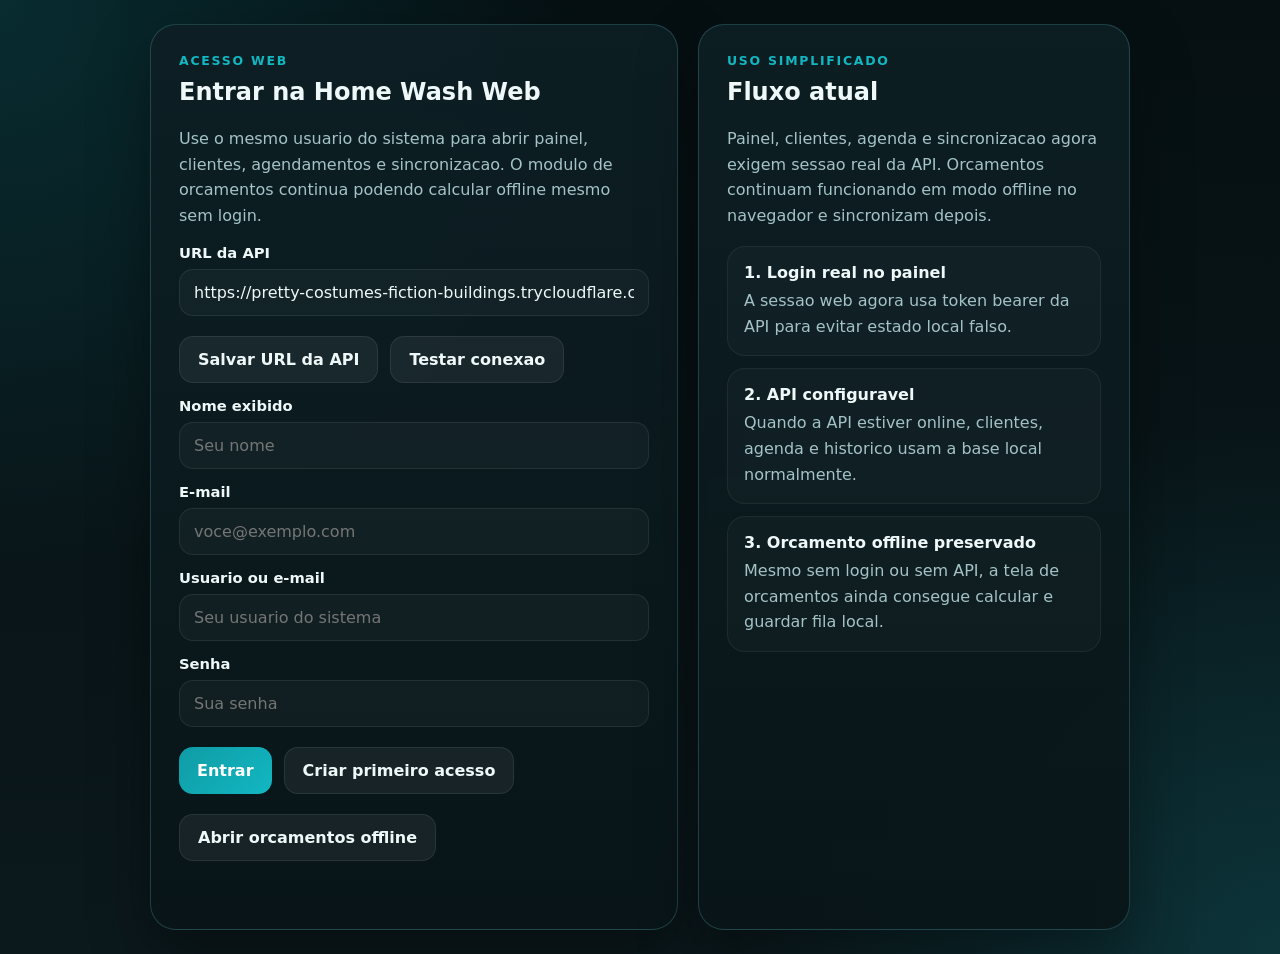
<file: sync.html>
<!doctype html>
<html lang="pt-BR">
<head>
  <meta charset="UTF-8" />
  <meta name="viewport" content="width=device-width, initial-scale=1.0" />
  <title>Home Wash Web App | Sincronizacao</title>
  <meta name="description" content="Central unica para sincronizar pendencias locais da Home Wash." />
  <link rel="icon" type="image/png" href="assets/favicon.png" />
  <script src="landing_page_config.js"></script>
  <script src="auth_web.js"></script>
  <style>
    :root {
      --surface: rgba(9, 21, 24, 0.92);
      --surface-alt: rgba(13, 31, 36, 0.96);
      --border: rgba(86, 173, 180, 0.32);
      --text: #eff8f8;
      --muted: #a4c3c7;
      --primary: #0f9ca5;
      --primary-strong: #12b7c2;
      --danger: #ff6a63;
      --shadow: 0 24px 60px rgba(0, 0, 0, 0.32);
    }
    * { box-sizing: border-box; }
    body {
      margin: 0;
      font-family: "Segoe UI", system-ui, sans-serif;
      color: var(--text);
      background:
        radial-gradient(circle at top left, rgba(15, 156, 165, 0.22), transparent 38%),
        radial-gradient(circle at bottom right, rgba(18, 183, 194, 0.18), transparent 32%),
        linear-gradient(180deg, #061013 0%, #0b181c 100%);
      min-height: 100vh;
    }
    .shell {
      width: min(1180px, calc(100% - 32px));
      margin: 0 auto;
      padding: 28px 0 48px;
    }
    .topbar, .panel, .card, .queue-card {
      border: 1px solid var(--border);
      background: linear-gradient(180deg, var(--surface-alt) 0%, var(--surface) 100%);
      box-shadow: var(--shadow);
      border-radius: 24px;
    }
    .topbar {
      padding: 18px 22px;
      display: flex;
      justify-content: space-between;
      align-items: center;
      gap: 18px;
      margin-bottom: 22px;
      flex-wrap: wrap;
    }
    .brand { display: flex; align-items: center; gap: 14px; }
    .brand img { width: 42px; height: 42px; object-fit: contain; }
    .brand strong { display: block; }
    .brand span { display: block; color: var(--muted); font-size: 0.92rem; }
    .nav-links { display: flex; gap: 12px; flex-wrap: wrap; }
    .nav-links a {
      color: var(--text);
      text-decoration: none;
      padding: 10px 14px;
      border-radius: 999px;
      border: 1px solid rgba(255,255,255,0.08);
      background: rgba(255,255,255,0.03);
    }
    .hero, .grid, .queues, .module-links { display: grid; gap: 20px; }
    .hero { grid-template-columns: 1.1fr 0.9fr; margin-bottom: 20px; }
    .grid { grid-template-columns: repeat(3, 1fr); margin-bottom: 20px; }
    .queues { grid-template-columns: repeat(3, 1fr); margin-bottom: 20px; }
    .module-links { grid-template-columns: 1fr 1fr; }
    .panel, .card, .queue-card { padding: 22px; }
    .eyebrow {
      letter-spacing: 0.14em;
      text-transform: uppercase;
      color: var(--primary-strong);
      font-size: 0.78rem;
      font-weight: 700;
      margin-bottom: 10px;
    }
    .lead, .small-note { color: var(--muted); line-height: 1.6; }
    .metric-value { font-size: 2rem; font-weight: 800; }
    .status-pill {
      display: inline-flex;
      align-items: center;
      gap: 8px;
      border-radius: 999px;
      padding: 8px 14px;
      background: rgba(15, 156, 165, 0.14);
      border: 1px solid rgba(18, 183, 194, 0.28);
      color: var(--text);
      font-weight: 700;
      font-size: 0.92rem;
    }
    .status-pill.offline {
      background: rgba(255, 106, 99, 0.12);
      border-color: rgba(255, 106, 99, 0.28);
    }
    .actions { display: flex; gap: 12px; flex-wrap: wrap; margin-top: 18px; }
    button, .module-links a {
      border: 0;
      border-radius: 14px;
      padding: 13px 18px;
      font: inherit;
      font-weight: 700;
      cursor: pointer;
      color: white;
      background: linear-gradient(135deg, var(--primary) 0%, var(--primary-strong) 100%);
      text-decoration: none;
    }
    button.secondary {
      background: rgba(255,255,255,0.06);
      border: 1px solid rgba(255,255,255,0.08);
      color: var(--text);
    }
    .queue-card strong, .queue-card span { display: block; }
    .queue-card strong { font-size: 1rem; margin-bottom: 6px; }
    .queue-meta { color: var(--muted); font-size: 0.9rem; line-height: 1.5; }
    .list { display: grid; gap: 12px; margin-top: 14px; }
    .legacy-grid {
      display: grid;
      grid-template-columns: repeat(3, minmax(0, 1fr));
      gap: 12px;
      margin-top: 16px;
    }
    .legacy-item {
      border-radius: 18px;
      padding: 16px;
      border: 1px solid rgba(255,255,255,0.06);
      background: rgba(255,255,255,0.03);
    }
    .legacy-item strong,
    .legacy-item span {
      display: block;
    }
    .legacy-item strong {
      font-size: 1.4rem;
      margin-top: 6px;
    }
    .flash { min-height: 24px; margin-top: 14px; font-weight: 600; }
    .flash.error { color: var(--danger); }
    .flash.success { color: #87f0b7; }
    .empty { color: var(--muted); padding: 12px 0; }
    @media (max-width: 980px) {
      .hero, .grid, .queues, .module-links { grid-template-columns: 1fr; }
      .legacy-grid { grid-template-columns: 1fr; }
    }
  </style>
</head>
<body>
  <div class="shell">
    <div class="topbar">
      <div class="brand">
        <img src="assets/logo_symbol_clean.png" alt="Home Wash" />
        <div>
          <strong>Home Wash Web App</strong>
          <span>Central unica para sincronizar pendencias locais</span>
        </div>
      </div>
      <div class="nav-links">
        <a href="dashboard.html">Painel</a>
        <a href="clients.html">Clientes</a>
        <a href="agendamentos.html">Agendamentos</a>
        <a href="app.html">Orcamentos</a>
      </div>
    </div>

    <section class="hero">
      <div class="panel">
        <div class="eyebrow">Sincronizacao</div>
        <h1>Um lugar so para enviar tudo que ficou pendente</h1>
        <p class="lead">Esta tela usa os dados salvos neste mesmo navegador. Se os pendentes foram criados no celular, a sincronizacao precisa ser feita abrindo esta central no celular.</p>
        <div class="actions">
          <button id="sync-all" type="button">Sincronizar tudo agora</button>
          <button id="test-api" type="button" class="secondary">Testar conexao</button>
        </div>
        <div id="flash" class="flash"></div>
      </div>
      <div class="panel">
        <div class="eyebrow">Conexao</div>
        <div id="api-status" class="status-pill offline">API desconectada</div>
        <p class="small-note" id="api-line" style="margin-top:14px;">Aguardando URL da API...</p>
        <p class="small-note">Se voce abriu pelo email novo, a URL da API ja deve vir preenchida automaticamente.</p>
      </div>
    </section>

    <section class="grid">
      <article class="card">
        <div class="eyebrow">Clientes</div>
        <div class="metric-value" id="count-clients">0</div>
        <p class="small-note">Cadastros pendentes de envio.</p>
      </article>
      <article class="card">
        <div class="eyebrow">Agendamentos</div>
        <div class="metric-value" id="count-schedules">0</div>
        <p class="small-note">Agendamentos locais aguardando sincronizacao.</p>
      </article>
      <article class="card">
        <div class="eyebrow">Orcamentos</div>
        <div class="metric-value" id="count-quotes">0</div>
        <p class="small-note">Orcamentos offline prontos para envio.</p>
      </article>
    </section>

    <section class="queues">
      <article class="queue-card">
        <div class="eyebrow">Fila local</div>
        <strong>Clientes</strong>
        <div id="list-clients" class="list"><div class="empty">Nenhum cliente pendente.</div></div>
      </article>
      <article class="queue-card">
        <div class="eyebrow">Fila local</div>
        <strong>Agendamentos</strong>
        <div id="list-schedules" class="list"><div class="empty">Nenhum agendamento pendente.</div></div>
      </article>
      <article class="queue-card">
        <div class="eyebrow">Fila local</div>
        <strong>Orcamentos</strong>
        <div id="list-quotes" class="list"><div class="empty">Nenhum orcamento pendente.</div></div>
      </article>
    </section>

    <section class="panel">
      <div class="eyebrow">Importacao legada</div>
      <h2>Trazer dados ja salvos do programa antigo</h2>
      <p class="lead">Esta leitura verifica usuarios, clientes, agendamentos e historico do CSV legado. Quando o arquivo de clientes nao existir, os clientes faltantes sao inferidos a partir do historico salvo.</p>
      <div class="actions">
        <button id="preview-legacy" type="button" class="secondary">Atualizar leitura do legado</button>
        <button id="import-legacy" type="button">Importar dados legados agora</button>
      </div>
      <div id="legacy-preview" class="legacy-grid">
        <div class="legacy-item"><span>Leitura</span><strong>Aguardando</strong></div>
      </div>
      <div id="legacy-notes" class="small-note" style="margin-top:14px;">Abra esta central logado para ver o que ainda falta importar.</div>
    </section>

    <section class="panel">
      <div class="eyebrow">Atalhos</div>
      <h2>Entrar em cada modulo, se precisar</h2>
      <div class="module-links">
        <a id="link-clients" href="clients.html">Abrir clientes</a>
        <a id="link-schedules" href="agendamentos.html">Abrir agendamentos</a>
        <a id="link-quotes" href="app.html">Abrir orcamentos</a>
        <a id="link-dashboard" href="dashboard.html">Abrir painel</a>
      </div>
    </section>
  </div>

  <script>
    const auth = window.HomeWashAuth;
    const CLIENTS_KEY = 'homewash.pendingClients';
    const SCHEDULES_KEY = 'homewash.pendingSchedules';
    const QUOTES_KEY = 'homewash.pendingQuotes';
    const flash = document.getElementById('flash');
    const apiStatus = document.getElementById('api-status');
    const apiLine = document.getElementById('api-line');
    const legacyPreview = document.getElementById('legacy-preview');
    const legacyNotes = document.getElementById('legacy-notes');

    function setFlash(message, type = '') {
      flash.textContent = message || '';
      flash.className = `flash ${type}`.trim();
    }

    function readQueue(key) {
      try {
        const parsed = JSON.parse(localStorage.getItem(key) || '[]');
        return Array.isArray(parsed) ? parsed : [];
      } catch (error) {
        return [];
      }
    }

    function writeQueue(key, items) {
      localStorage.setItem(key, JSON.stringify(Array.isArray(items) ? items : []));
    }

    function setApiConnected(ok, label) {
      apiStatus.textContent = label;
      apiStatus.classList.toggle('offline', !ok);
    }

    function renderLegacyPreview(data) {
      const files = data?.files || {};
      const available = data?.available || {};
      const pending = data?.pending || {};
      legacyPreview.innerHTML = [
        ['Usuarios pendentes', pending.usuarios || 0],
        ['Clientes do JSON pendentes', pending.clientes_json || 0],
        ['Clientes inferidos do CSV', pending.clientes_csv || 0],
        ['Agendamentos pendentes', pending.agendamentos || 0],
        ['Historico pendente', pending.historico || 0],
        ['Registros lidos no CSV', available.historico_no_csv || 0],
      ].map(([label, value]) => `
        <article class="legacy-item">
          <span>${label}</span>
          <strong>${value}</strong>
        </article>
      `).join('');

      const fileNotes = [
        `usuarios.json: ${files.usuarios_json ? 'encontrado' : 'ausente'}`,
        `clientes_crm.json: ${files.clientes_json ? 'encontrado' : 'ausente'}`,
        `banco_home_wash.csv: ${files.orcamentos_csv ? 'encontrado' : 'ausente'}`,
      ];
      const extraNotes = Array.isArray(data?.notes) ? data.notes : [];
      legacyNotes.textContent = [...fileNotes, ...extraNotes].join(' | ');
    }

    async function loadLegacyPreview() {
      try {
        const payload = await auth.apiFetch('/api/legacy/import/preview');
        renderLegacyPreview(payload.data || {});
      } catch (error) {
        legacyPreview.innerHTML = '<div class="legacy-item"><span>Leitura</span><strong>Indisponivel</strong></div>';
        legacyNotes.textContent = error.message || 'Nao foi possivel ler o legado agora.';
      }
    }

    function formatDateTime(value) {
      if (!value) return '-';
      try {
        return new Date(value).toLocaleString('pt-BR');
      } catch (error) {
        return String(value);
      }
    }

    function renderList(targetId, items, mapper, emptyMessage) {
      const target = document.getElementById(targetId);
      if (!items.length) {
        target.innerHTML = `<div class="empty">${emptyMessage}</div>`;
        return;
      }
      target.innerHTML = items.map(mapper).join('');
    }

    function renderQueues() {
      const clients = readQueue(CLIENTS_KEY);
      const schedules = readQueue(SCHEDULES_KEY);
      const quotes = readQueue(QUOTES_KEY);

      document.getElementById('count-clients').textContent = clients.length;
      document.getElementById('count-schedules').textContent = schedules.length;
      document.getElementById('count-quotes').textContent = quotes.length;

      renderList('list-clients', clients, (item) => `
        <div class="queue-card" style="padding:14px; border-radius:18px; border:1px solid rgba(255,255,255,0.06); background:rgba(255,255,255,0.025); box-shadow:none;">
          <strong>${item.payload?.nome || 'Cliente sem nome'}</strong>
          <span class="queue-meta">Criado em ${formatDateTime(item.created_at)}</span>
          <span class="queue-meta">Telefone: ${item.payload?.telefone || '-'}</span>
        </div>
      `, 'Nenhum cliente pendente.');

      renderList('list-schedules', schedules, (item) => `
        <div class="queue-card" style="padding:14px; border-radius:18px; border:1px solid rgba(255,255,255,0.06); background:rgba(255,255,255,0.025); box-shadow:none;">
          <strong>${item.payload?.cliente || 'Cliente sem nome'}</strong>
          <span class="queue-meta">${item.payload?.data_agendada || '-'} | ${item.payload?.horario || '-'}</span>
          <span class="queue-meta">Responsavel: ${item.payload?.responsavel_nome || '-'}</span>
        </div>
      `, 'Nenhum agendamento pendente.');

      renderList('list-quotes', quotes, (item) => `
        <div class="queue-card" style="padding:14px; border-radius:18px; border:1px solid rgba(255,255,255,0.06); background:rgba(255,255,255,0.025); box-shadow:none;">
          <strong>${item.payload?.cliente || 'Cliente sem nome'}</strong>
          <span class="queue-meta">Criado em ${formatDateTime(item.created_at)}</span>
          <span class="queue-meta">Servico: ${item.payload?.servico || '-'} | Modelo: ${item.payload?.modelo || '-'}</span>
        </div>
      `, 'Nenhum orcamento pendente.');
    }

    function updateLinksWithCurrentApi() {
      const apiBase = auth.getApiBase();
      const suffix = apiBase ? `?api=${encodeURIComponent(apiBase)}` : '';
      document.getElementById('link-clients').href = `clients.html${suffix}`;
      document.getElementById('link-schedules').href = `agendamentos.html${suffix}`;
      document.getElementById('link-quotes').href = `app.html${suffix}`;
      document.getElementById('link-dashboard').href = `dashboard.html${suffix}`;
      apiLine.textContent = apiBase || 'URL da API nao configurada';
    }

    async function testApi() {
      updateLinksWithCurrentApi();
      try {
        await auth.apiFetch('/health');
        setApiConnected(true, 'API conectada');
        setFlash('API pronta para sincronizacao.', 'success');
        loadLegacyPreview();
        return true;
      } catch (error) {
        setApiConnected(false, 'API desconectada');
        setFlash(error.message, 'error');
        return false;
      }
    }

    async function syncQueue(key, path) {
      const queue = readQueue(key);
      if (!queue.length) return { synced: 0, remaining: 0 };

      const remaining = [];
      let synced = 0;
      for (const item of queue) {
        try {
          await auth.apiFetch(path, { method: 'POST', body: JSON.stringify(item.payload) });
          synced += 1;
        } catch (error) {
          remaining.push(item);
        }
      }

      writeQueue(key, remaining);
      return { synced, remaining: remaining.length };
    }

    async function syncAll() {
      const ok = await testApi();
      if (!ok) return;

      const clientsResult = await syncQueue(CLIENTS_KEY, '/api/clients');
      const schedulesResult = await syncQueue(SCHEDULES_KEY, '/api/schedules');
      const quotesResult = await syncQueue(QUOTES_KEY, '/api/quote/save');

      renderQueues();
      const syncedTotal = clientsResult.synced + schedulesResult.synced + quotesResult.synced;
      const remainingTotal = clientsResult.remaining + schedulesResult.remaining + quotesResult.remaining;
      setFlash(`${syncedTotal} item(ns) sincronizado(s). ${remainingTotal} ainda pendente(s).`, 'success');
    }

    async function importLegacy() {
      const ok = await testApi();
      if (!ok) return;
      if (!window.confirm('Importar agora os dados legados encontrados em disco para a base web atual?')) return;
      try {
        const payload = await auth.apiFetch('/api/legacy/import', { method: 'POST', body: JSON.stringify({}) });
        const summary = payload.data?.summary || {};
        const preview = payload.data?.preview || {};
        renderLegacyPreview(preview);
        setFlash(
          `${summary.usuarios_importados || 0} usuario(s), ${summary.clientes_importados || 0} cliente(s) do JSON, ${summary.clientes_inferidos_csv || 0} cliente(s) inferido(s), ${summary.agendamentos_importados || 0} agendamento(s) e ${summary.historico_importado || 0} registro(s) do historico importado(s).`,
          'success'
        );
      } catch (error) {
        setFlash(error.message, 'error');
      }
    }

    document.getElementById('test-api').addEventListener('click', testApi);
    document.getElementById('sync-all').addEventListener('click', syncAll);
    document.getElementById('preview-legacy').addEventListener('click', loadLegacyPreview);
    document.getElementById('import-legacy').addEventListener('click', importLegacy);
    window.addEventListener('storage', () => {
      renderQueues();
      updateLinksWithCurrentApi();
    });

    updateLinksWithCurrentApi();
    renderQueues();
    testApi();
  </script>
</body>
</html>
</file>
